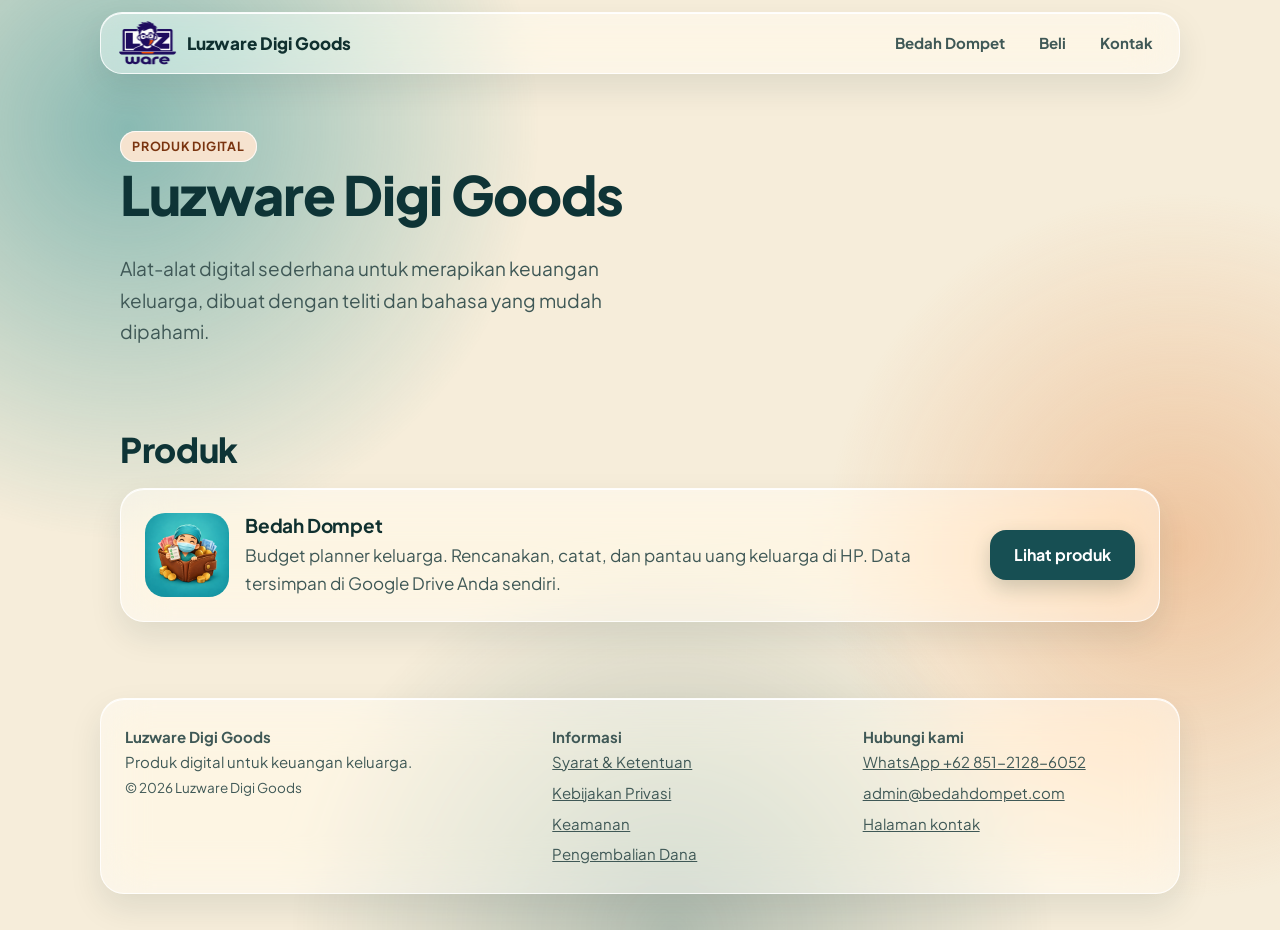
<file: index.html>
<!doctype html>
<html lang="id">
<head>
<meta charset="utf-8">
<meta name="viewport" content="width=device-width, initial-scale=1">
<title>Luzware Digi Goods</title>
<meta name="description" content="Luzware Digi Goods menjual produk digital untuk keuangan keluarga. Produk pertama: Bedah Dompet, budget planner keluarga.">
<meta property="og:type" content="website">
<meta property="og:site_name" content="Luzware Digi Goods">
<meta property="og:locale" content="id_ID">
<meta property="og:title" content="Luzware Digi Goods">
<meta property="og:description" content="Luzware Digi Goods menjual produk digital untuk keuangan keluarga. Produk pertama: Bedah Dompet, budget planner keluarga.">
<meta property="og:url" content="https://bedahdompet.com/">
<meta property="og:image" content="https://bedahdompet.com/gambar/og-luzware.jpg">
<meta property="og:image:width" content="1200">
<meta property="og:image:height" content="630">
<meta property="og:image:alt" content="Luzware Digi Goods, produk digital untuk keuangan keluarga">
<meta name="twitter:card" content="summary_large_image">
<meta name="theme-color" content="#F6EDDA">
<link rel="icon" href="/favicon.ico" sizes="any">
<link rel="icon" type="image/png" sizes="32x32" href="/favicon-32.png">
<link rel="apple-touch-icon" href="/apple-touch-icon.png">
<link rel="preconnect" href="https://fonts.googleapis.com">
<link rel="preconnect" href="https://fonts.gstatic.com" crossorigin>
<link href="https://fonts.googleapis.com/css2?family=Plus+Jakarta+Sans:wght@400;600;700;800&display=swap" rel="stylesheet">
<link rel="stylesheet" href="/gaya.css">
</head>
<body>
<header class="atas"><div class="wrap">
  <a class="merek" href="/"><img src="/gambar/luzware-logo.png" alt="" width="60" height="44">Luzware Digi Goods</a>
  <nav class="menu" aria-label="Menu utama"><a href="/produk/bedah-dompet/">Bedah Dompet</a><a href="/beli/">Beli</a><a href="/kontak/">Kontak</a></nav>
</div></header>
<main>

<section class="hero"><div class="wrap">
  <div>
    <span class="label">Produk digital</span>
    <h1>Luzware Digi Goods</h1>
    <p class="lead">Alat-alat digital sederhana untuk merapikan keuangan keluarga, dibuat dengan teliti dan bahasa yang mudah dipahami.</p>
  </div>
</div></section>
<section><div class="wrap">
  <h2 style="margin-top:0">Produk</h2>
  <div class="kartu" style="display:grid;gap:18px;align-items:center">
    <div style="display:flex;gap:16px;align-items:center;flex-wrap:wrap">
      <img src="/gambar/logo-256.png" alt="" width="84" height="84" style="border-radius:20px">
      <div style="flex:1 1 280px">
        <h3 style="margin:0 0 .2em">Bedah Dompet</h3>
        <p class="muted" style="margin:0">Budget planner keluarga. Rencanakan, catat, dan pantau uang keluarga di HP. Data tersimpan di Google Drive Anda sendiri.</p>
      </div>
      <a class="btn utama" href="/produk/bedah-dompet/">Lihat produk</a>
    </div>
  </div>
</div></section>

</main>
<footer class="bawah"><div class="wrap">
  <div><b>Luzware Digi Goods</b><br>Produk digital untuk keuangan keluarga.<br><span class="tipis">&copy; 2026 Luzware Digi Goods</span></div>
  <div><b>Informasi</b><ul>
    <li><a href="/syarat-ketentuan/">Syarat &amp; Ketentuan</a></li>
    <li><a href="/kebijakan-privasi/">Kebijakan Privasi</a></li>
    <li><a href="/keamanan/">Keamanan</a></li>
    <li><a href="/pengembalian-dana/">Pengembalian Dana</a></li></ul></div>
  <div><b>Hubungi kami</b><ul>
    <li><a href="https://wa.me/6285121286052">WhatsApp +62 851-2128-6052</a></li>
    <li><a href="mailto:admin@bedahdompet.com">admin@bedahdompet.com</a></li>
    <li><a href="/kontak/">Halaman kontak</a></li></ul></div>
</div></footer>
<script src="/gerak.js" defer></script>
</body>
</html>
</file>
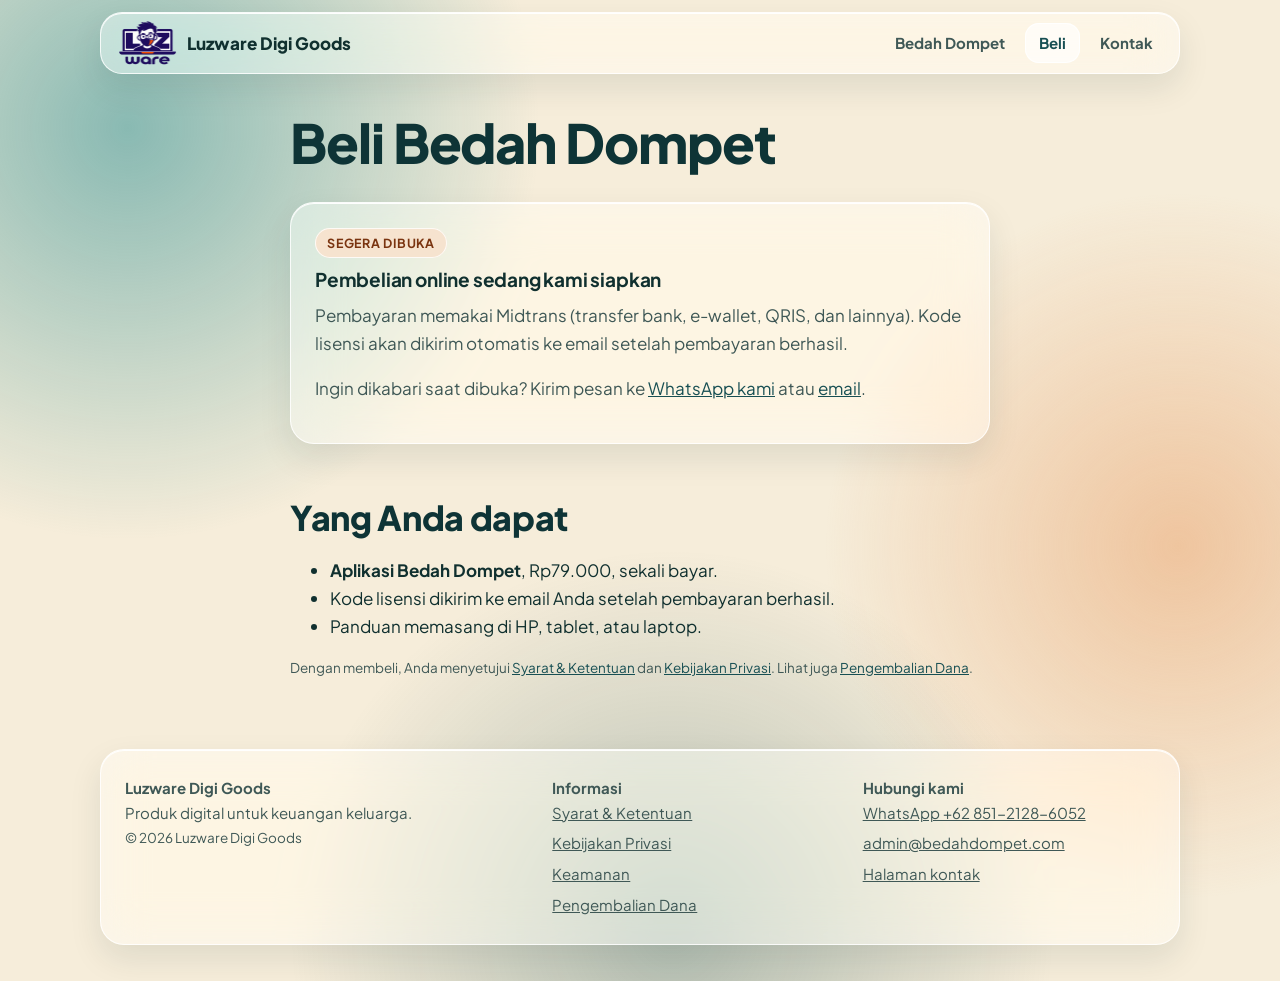
<file: beli/index.html>
<!doctype html>
<html lang="id">
<head>
<meta charset="utf-8">
<meta name="viewport" content="width=device-width, initial-scale=1">
<title>Beli Bedah Dompet | Luzware Digi Goods</title>
<meta name="description" content="Beli Bedah Dompet, budget planner keluarga. Pembayaran aman lewat Midtrans.">
<meta property="og:type" content="website">
<meta property="og:site_name" content="Luzware Digi Goods">
<meta property="og:locale" content="id_ID">
<meta property="og:title" content="Beli Bedah Dompet | Luzware Digi Goods">
<meta property="og:description" content="Beli Bedah Dompet, budget planner keluarga. Pembayaran aman lewat Midtrans.">
<meta property="og:url" content="https://bedahdompet.com/beli/">
<meta property="og:image" content="https://bedahdompet.com/gambar/og-bedah-dompet.jpg">
<meta property="og:image:width" content="1200">
<meta property="og:image:height" content="630">
<meta property="og:image:alt" content="Bedah Dompet, budget planner keluarga: Rp79.000 sekali bayar, data di Google Drive Anda sendiri">
<meta name="twitter:card" content="summary_large_image">
<meta name="theme-color" content="#F6EDDA">
<link rel="icon" href="/favicon.ico" sizes="any">
<link rel="icon" type="image/png" sizes="32x32" href="/favicon-32.png">
<link rel="apple-touch-icon" href="/apple-touch-icon.png">
<link rel="preconnect" href="https://fonts.googleapis.com">
<link rel="preconnect" href="https://fonts.gstatic.com" crossorigin>
<link href="https://fonts.googleapis.com/css2?family=Plus+Jakarta+Sans:wght@400;600;700;800&display=swap" rel="stylesheet">
<link rel="stylesheet" href="/gaya.css">
</head>
<body>
<header class="atas"><div class="wrap">
  <a class="merek" href="/"><img src="/gambar/luzware-logo.png" alt="" width="60" height="44">Luzware Digi Goods</a>
  <nav class="menu" aria-label="Menu utama"><a href="/produk/bedah-dompet/">Bedah Dompet</a><a href="/beli/" aria-current="page">Beli</a><a href="/kontak/">Kontak</a></nav>
</div></header>
<main>

<section class="rapi" style="padding-top:36px"><div class="baca">
  <h1>Beli Bedah Dompet</h1>
  <div id="belum" class="kartu">
    <span class="label">Segera dibuka</span>
    <h3 style="margin-top:10px">Pembelian online sedang kami siapkan</h3>
    <p class="muted">Pembayaran memakai Midtrans (transfer bank, e-wallet, QRIS, dan lainnya). Kode lisensi akan dikirim otomatis ke email setelah pembayaran berhasil.</p>
    <p class="muted">Ingin dikabari saat dibuka? Kirim pesan ke <a href="https://wa.me/6285121286052?text=Halo%2C%20saya%20ingin%20dikabari%20saat%20Bedah%20Dompet%20dibuka">WhatsApp kami</a> atau <a href="mailto:admin@bedahdompet.com">email</a>.</p>
  </div>
  <form id="formBeli" class="kartu" hidden novalidate>
    <p id="modeUji" class="cat" hidden><b>Mode uji coba (Sandbox).</b> Pembayaran tidak sungguhan; pakai simulator Midtrans.</p>
    <fieldset class="paket-pilih" style="border:0;padding:0;margin:0"><legend class="label">Pilih paket</legend><div id="pilihPaket" class="paket-pilih"></div></fieldset>
    <div id="kolomKode" hidden>
      <label for="kode">Kode lisensi keluarga</label>
      <input id="kode" name="kode" autocomplete="off" autocapitalize="characters" maxlength="12" placeholder="BD-ABCD-EF23">
      <p class="muted tipis" style="margin-top:6px">Ada di email pembelian aplikasi. Pemilik akun juga bisa membuka halaman ini dari menu Premium di aplikasi; kodenya terisi otomatis.</p>
    </div>
    <label for="nama">Nama</label>
    <input id="nama" name="nama" autocomplete="name" maxlength="60" required>
    <label for="email" id="labelEmail">Email untuk menerima kode lisensi</label>
    <input id="email" name="email" type="email" autocomplete="email" inputmode="email" maxlength="100" required>
    <p class="muted tipis" style="margin-top:6px">Sebaiknya email akun Google yang akan dipakai membuka Bedah Dompet.</p>
    <label style="display:flex;gap:10px;align-items:flex-start;font-weight:400"><input id="setuju" type="checkbox" style="width:22px;min-height:22px;margin-top:3px;flex:none"> <span>Saya menyetujui <a href="/syarat-ketentuan/">Syarat &amp; Ketentuan</a> dan <a href="/kebijakan-privasi/">Kebijakan Privasi</a>.</span></label>
    <div id="wadahTurnstile" style="margin:4px 0"></div>
    <p id="salah" class="cat" role="alert" hidden></p>
    <div class="tombol"><button class="btn utama" id="tombolBayar" type="submit">Lanjut ke pembayaran</button></div>
    <p class="muted tipis">Anda akan diarahkan ke halaman pembayaran Midtrans yang aman: transfer bank, e-wallet, QRIS, dan lainnya.</p>
  </form>
  <h2>Yang Anda dapat</h2>
  <ul>
    <li><b>Aplikasi Bedah Dompet</b>, Rp79.000, sekali bayar.</li>
    <li>Kode lisensi dikirim ke email Anda setelah pembayaran berhasil.</li>
    <li>Panduan memasang di HP, tablet, atau laptop.</li>
  </ul>
  <p class="muted tipis">Dengan membeli, Anda menyetujui <a href="/syarat-ketentuan/">Syarat &amp; Ketentuan</a> dan <a href="/kebijakan-privasi/">Kebijakan Privasi</a>. Lihat juga <a href="/pengembalian-dana/">Pengembalian Dana</a>.</p>
</div></section>

</main>
<script src="/beli/pesan.js"></script>
<script>siapkanBeli();</script>
<footer class="bawah"><div class="wrap">
  <div><b>Luzware Digi Goods</b><br>Produk digital untuk keuangan keluarga.<br><span class="tipis">&copy; 2026 Luzware Digi Goods</span></div>
  <div><b>Informasi</b><ul>
    <li><a href="/syarat-ketentuan/">Syarat &amp; Ketentuan</a></li>
    <li><a href="/kebijakan-privasi/">Kebijakan Privasi</a></li>
    <li><a href="/keamanan/">Keamanan</a></li>
    <li><a href="/pengembalian-dana/">Pengembalian Dana</a></li></ul></div>
  <div><b>Hubungi kami</b><ul>
    <li><a href="https://wa.me/6285121286052">WhatsApp +62 851-2128-6052</a></li>
    <li><a href="mailto:admin@bedahdompet.com">admin@bedahdompet.com</a></li>
    <li><a href="/kontak/">Halaman kontak</a></li></ul></div>
</div></footer>
<script src="/gerak.js" defer></script>
</body>
</html>
</file>
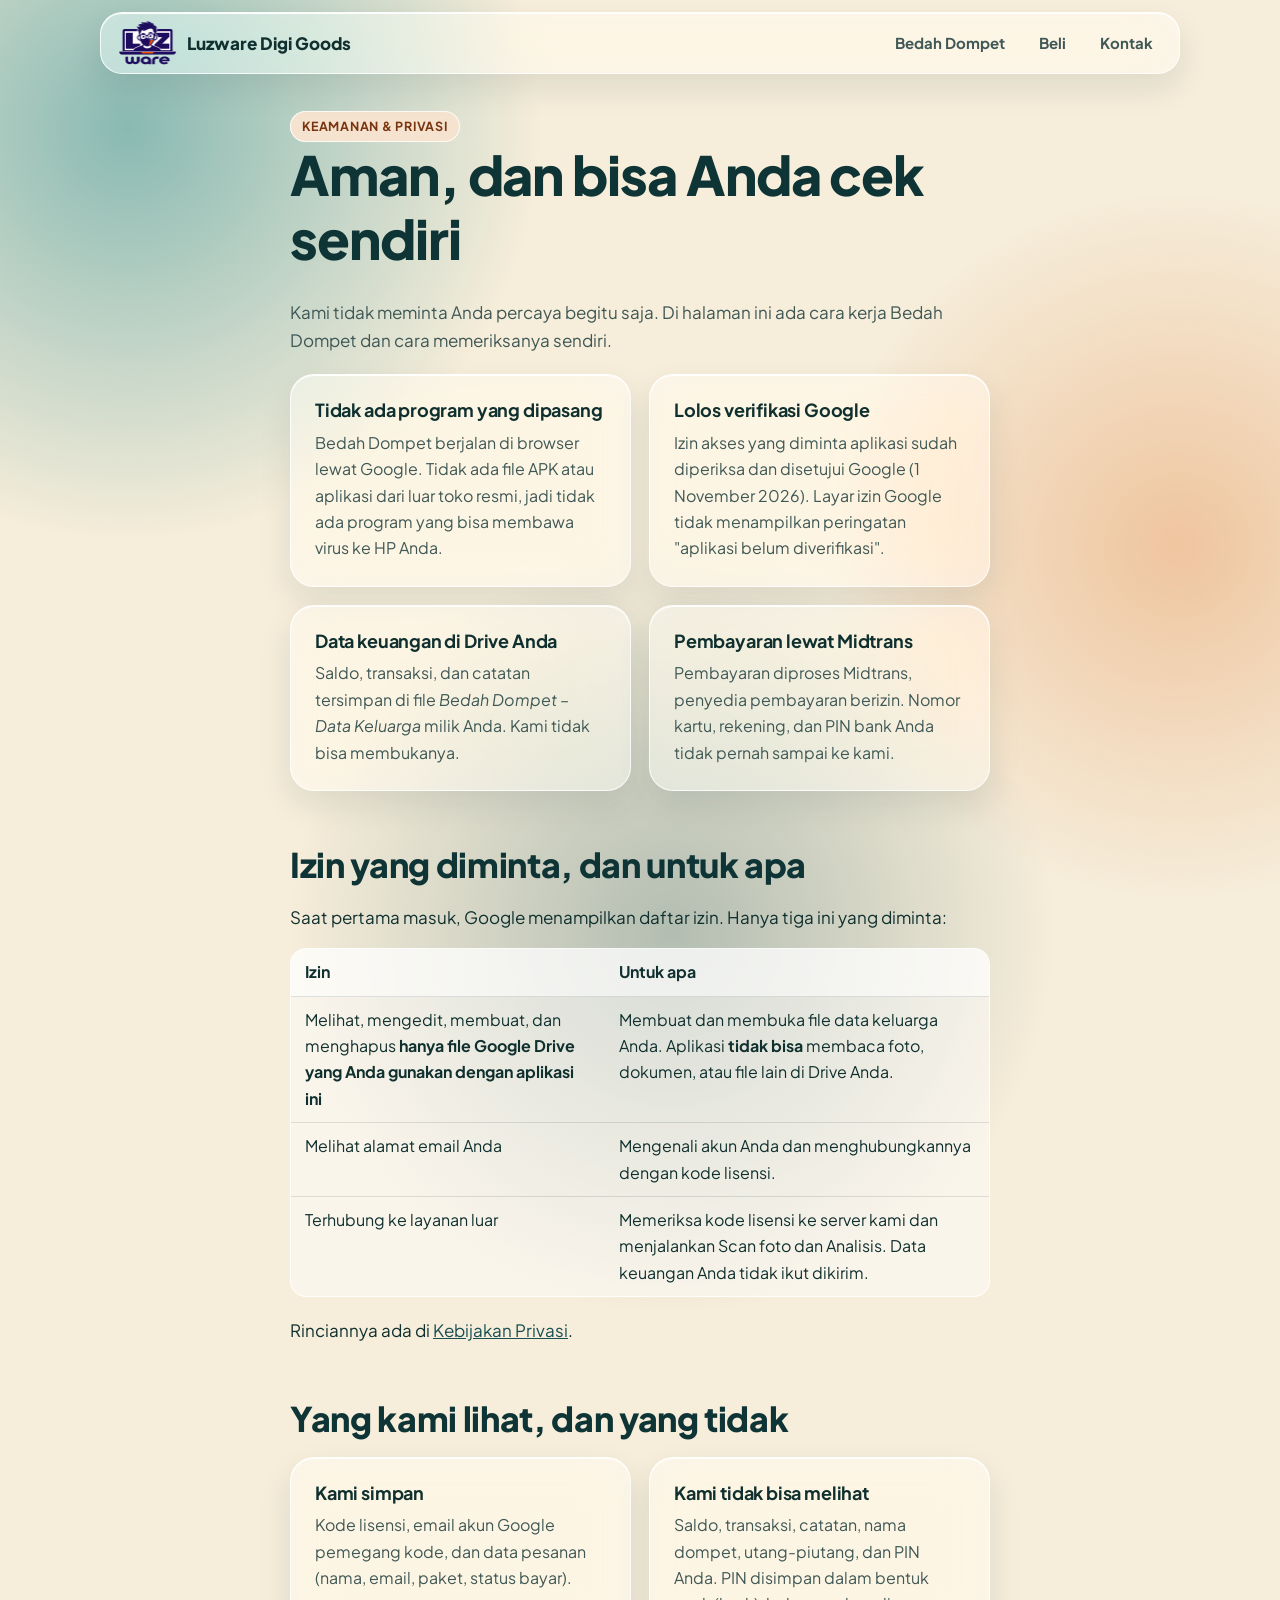
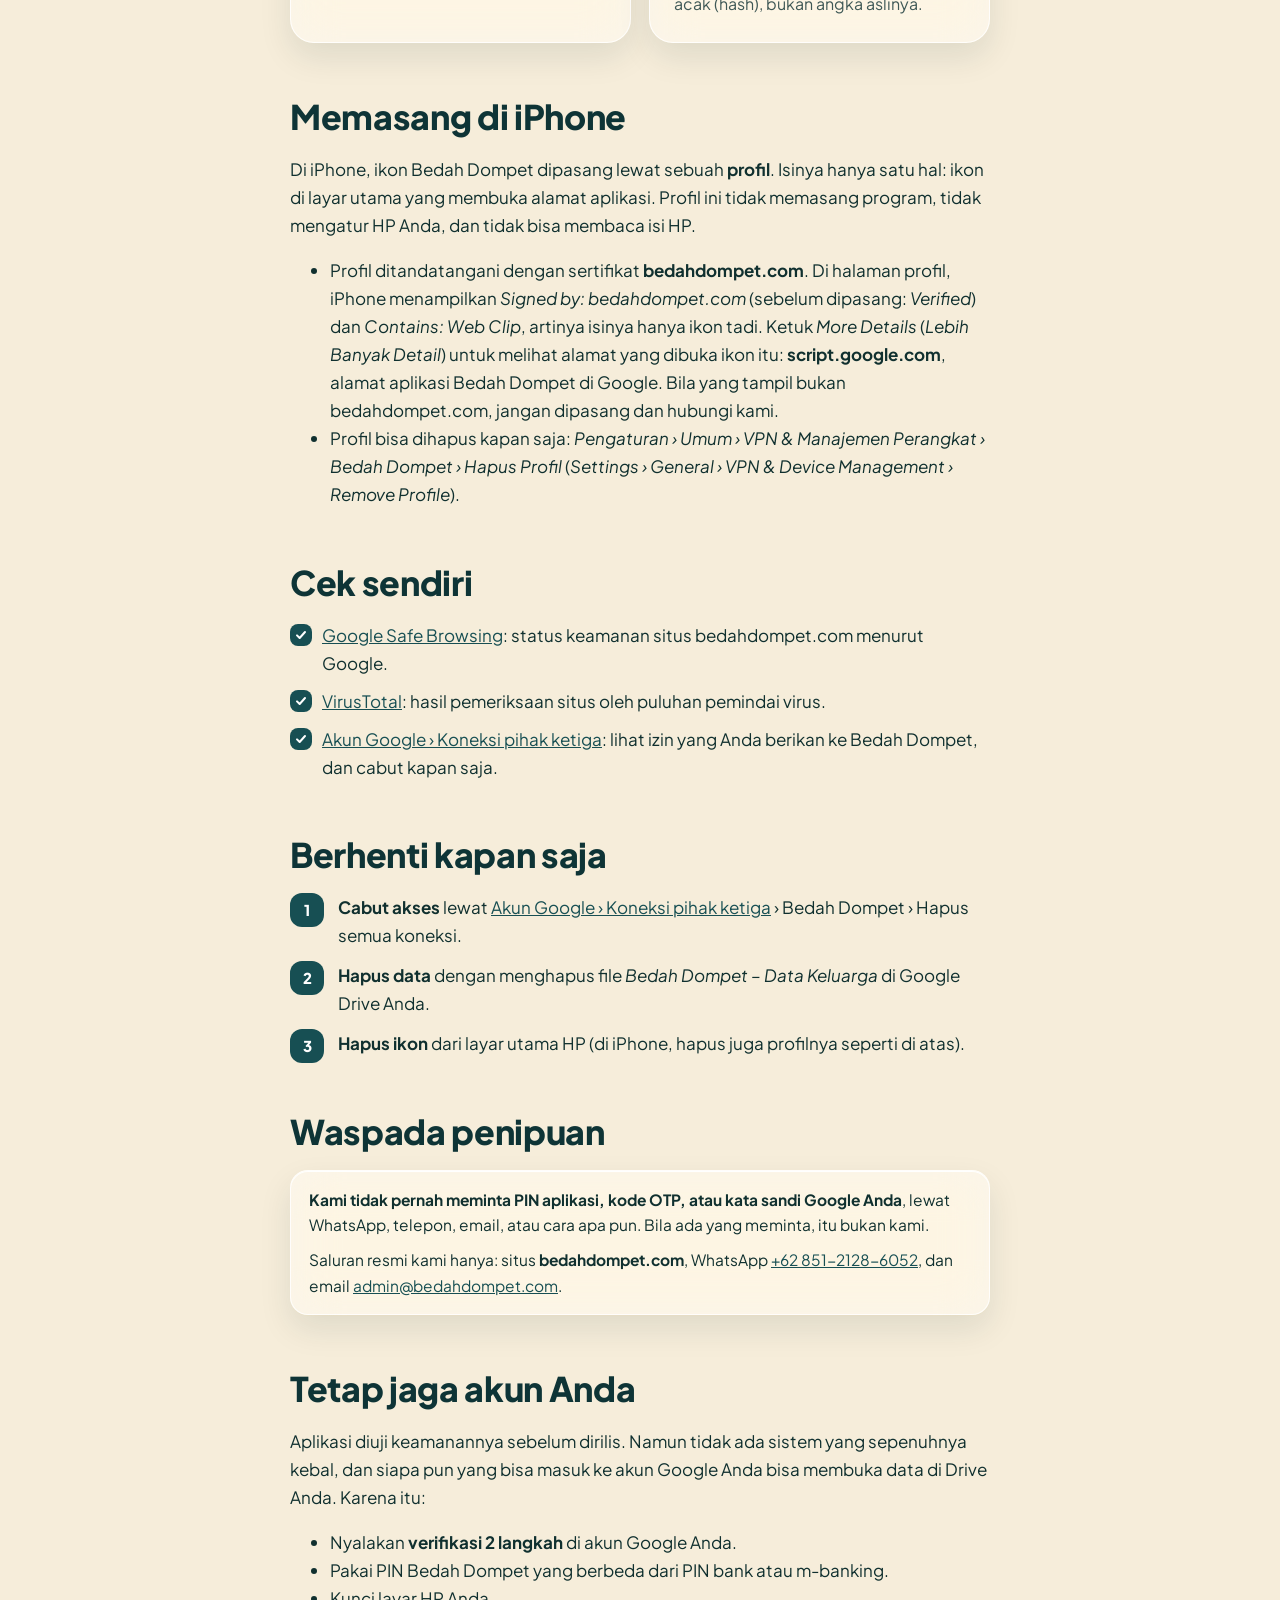
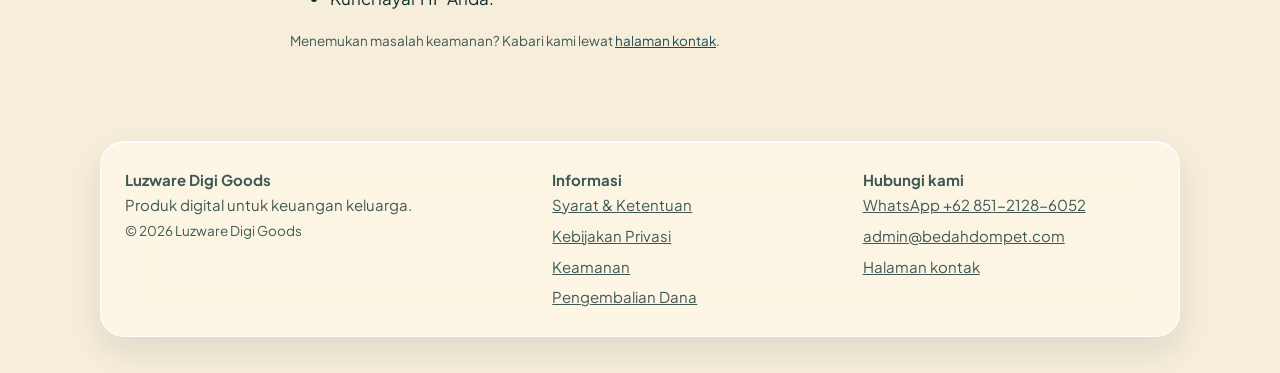
<file: keamanan/index.html>
<!doctype html>
<html lang="id">
<head>
<meta charset="utf-8">
<meta name="viewport" content="width=device-width, initial-scale=1">
<title>Keamanan &amp; Privasi Bedah Dompet | Luzware Digi Goods</title>
<meta name="description" content="Bedah Dompet tidak memasang program apa pun di HP Anda, lolos verifikasi Google untuk izin akses, dan menyimpan data keuangan di Google Drive Anda sendiri. Begini cara mengeceknya.">
<meta property="og:type" content="website">
<meta property="og:site_name" content="Luzware Digi Goods">
<meta property="og:locale" content="id_ID">
<meta property="og:title" content="Keamanan &amp; Privasi Bedah Dompet | Luzware Digi Goods">
<meta property="og:description" content="Bedah Dompet tidak memasang program apa pun di HP Anda, lolos verifikasi Google untuk izin akses, dan menyimpan data keuangan di Google Drive Anda sendiri. Begini cara mengeceknya.">
<meta property="og:url" content="https://bedahdompet.com/keamanan/">
<meta property="og:image" content="https://bedahdompet.com/gambar/og-luzware.jpg">
<meta property="og:image:width" content="1200">
<meta property="og:image:height" content="630">
<meta property="og:image:alt" content="Luzware Digi Goods, produk digital untuk keuangan keluarga">
<meta name="twitter:card" content="summary_large_image">
<meta name="theme-color" content="#F6EDDA">
<link rel="icon" href="/favicon.ico" sizes="any">
<link rel="icon" type="image/png" sizes="32x32" href="/favicon-32.png">
<link rel="apple-touch-icon" href="/apple-touch-icon.png">
<link rel="preconnect" href="https://fonts.googleapis.com">
<link rel="preconnect" href="https://fonts.gstatic.com" crossorigin>
<link href="https://fonts.googleapis.com/css2?family=Plus+Jakarta+Sans:wght@400;600;700;800&display=swap" rel="stylesheet">
<link rel="stylesheet" href="/gaya.css">
</head>
<body>
<header class="atas"><div class="wrap">
  <a class="merek" href="/"><img src="/gambar/luzware-logo.png" alt="" width="60" height="44">Luzware Digi Goods</a>
  <nav class="menu" aria-label="Menu utama"><a href="/produk/bedah-dompet/">Bedah Dompet</a><a href="/beli/">Beli</a><a href="/kontak/">Kontak</a></nav>
</div></header>
<main>
<section style="padding-top:36px"><div class="baca">
<span class="label">Keamanan &amp; privasi</span>
<h1>Aman, dan bisa Anda cek sendiri</h1>
<p class="lead muted">Kami tidak meminta Anda percaya begitu saja. Di halaman ini ada cara kerja Bedah Dompet dan cara memeriksanya sendiri.</p>

<div class="grid dua" style="margin-top:20px">
  <div class="kartu"><h3>Tidak ada program yang dipasang</h3><p>Bedah Dompet berjalan di browser lewat Google. Tidak ada file APK atau aplikasi dari luar toko resmi, jadi tidak ada program yang bisa membawa virus ke HP Anda.</p></div>
  <div class="kartu"><h3>Lolos verifikasi Google</h3><p>Izin akses yang diminta aplikasi sudah diperiksa dan disetujui Google (1 November 2026). Layar izin Google tidak menampilkan peringatan "aplikasi belum diverifikasi".</p></div>
  <div class="kartu"><h3>Data keuangan di Drive Anda</h3><p>Saldo, transaksi, dan catatan tersimpan di file <i>Bedah Dompet – Data Keluarga</i> milik Anda. Kami tidak bisa membukanya.</p></div>
  <div class="kartu"><h3>Pembayaran lewat Midtrans</h3><p>Pembayaran diproses Midtrans, penyedia pembayaran berizin. Nomor kartu, rekening, dan PIN bank Anda tidak pernah sampai ke kami.</p></div>
</div>

<h2>Izin yang diminta, dan untuk apa</h2>
<p>Saat pertama masuk, Google menampilkan daftar izin. Hanya tiga ini yang diminta:</p>
<table>
<tr><th>Izin</th><th>Untuk apa</th></tr>
<tr><td>Melihat, mengedit, membuat, dan menghapus <b>hanya file Google Drive yang Anda gunakan dengan aplikasi ini</b></td><td>Membuat dan membuka file data keluarga Anda. Aplikasi <b>tidak bisa</b> membaca foto, dokumen, atau file lain di Drive Anda.</td></tr>
<tr><td>Melihat alamat email Anda</td><td>Mengenali akun Anda dan menghubungkannya dengan kode lisensi.</td></tr>
<tr><td>Terhubung ke layanan luar</td><td>Memeriksa kode lisensi ke server kami dan menjalankan Scan foto dan Analisis. Data keuangan Anda tidak ikut dikirim.</td></tr>
</table>
<p>Rinciannya ada di <a href="/kebijakan-privasi/">Kebijakan Privasi</a>.</p>

<h2>Yang kami lihat, dan yang tidak</h2>
<div class="grid dua">
  <div class="kartu"><h3>Kami simpan</h3><p>Kode lisensi, email akun Google pemegang kode, dan data pesanan (nama, email, paket, status bayar).</p></div>
  <div class="kartu"><h3>Kami tidak bisa melihat</h3><p>Saldo, transaksi, catatan, nama dompet, utang-piutang, dan PIN Anda. PIN disimpan dalam bentuk acak (hash), bukan angka aslinya.</p></div>
</div>

<h2>Memasang di iPhone</h2>
<p>Di iPhone, ikon Bedah Dompet dipasang lewat sebuah <b>profil</b>. Isinya hanya satu hal: ikon di layar utama yang membuka alamat aplikasi. Profil ini tidak memasang program, tidak mengatur HP Anda, dan tidak bisa membaca isi HP.</p>
<ul>
<li>Profil ditandatangani dengan sertifikat <b>bedahdompet.com</b>. Di halaman profil, iPhone menampilkan <i>Signed by: bedahdompet.com</i> (sebelum dipasang: <i>Verified</i>) dan <i>Contains: Web Clip</i>, artinya isinya hanya ikon tadi. Ketuk <i>More Details</i> (<i>Lebih Banyak Detail</i>) untuk melihat alamat yang dibuka ikon itu: <b>script.google.com</b>, alamat aplikasi Bedah Dompet di Google. Bila yang tampil bukan bedahdompet.com, jangan dipasang dan hubungi kami.</li>
<li>Profil bisa dihapus kapan saja: <i>Pengaturan › Umum › VPN &amp; Manajemen Perangkat › Bedah Dompet › Hapus Profil</i> (<i>Settings › General › VPN &amp; Device Management › Remove Profile</i>).</li>
</ul>

<h2>Cek sendiri</h2>
<ul class="centang">
<li><a href="https://transparencyreport.google.com/safe-browsing/search?url=bedahdompet.com" rel="noopener" target="_blank">Google Safe Browsing</a>: status keamanan situs bedahdompet.com menurut Google.</li>
<li><a href="https://www.virustotal.com/gui/domain/bedahdompet.com" rel="noopener" target="_blank">VirusTotal</a>: hasil pemeriksaan situs oleh puluhan pemindai virus.</li>
<li><a href="https://myaccount.google.com/connections" rel="noopener" target="_blank">Akun Google › Koneksi pihak ketiga</a>: lihat izin yang Anda berikan ke Bedah Dompet, dan cabut kapan saja.</li>
</ul>

<h2>Berhenti kapan saja</h2>
<ol class="langkah">
<li><b>Cabut akses</b> lewat <a href="https://myaccount.google.com/connections" rel="noopener" target="_blank">Akun Google › Koneksi pihak ketiga</a> › Bedah Dompet › Hapus semua koneksi.</li>
<li><b>Hapus data</b> dengan menghapus file <i>Bedah Dompet – Data Keluarga</i> di Google Drive Anda.</li>
<li><b>Hapus ikon</b> dari layar utama HP (di iPhone, hapus juga profilnya seperti di atas).</li>
</ol>

<h2>Waspada penipuan</h2>
<div class="cat">
<p style="margin:0 0 .6em"><b>Kami tidak pernah meminta PIN aplikasi, kode OTP, atau kata sandi Google Anda</b>, lewat WhatsApp, telepon, email, atau cara apa pun. Bila ada yang meminta, itu bukan kami.</p>
<p style="margin:0">Saluran resmi kami hanya: situs <b>bedahdompet.com</b>, WhatsApp <a href="https://wa.me/6285121286052">+62 851-2128-6052</a>, dan email <a href="mailto:admin@bedahdompet.com">admin@bedahdompet.com</a>.</p>
</div>

<h2>Tetap jaga akun Anda</h2>
<p>Aplikasi diuji keamanannya sebelum dirilis. Namun tidak ada sistem yang sepenuhnya kebal, dan siapa pun yang bisa masuk ke akun Google Anda bisa membuka data di Drive Anda. Karena itu:</p>
<ul>
<li>Nyalakan <b>verifikasi 2 langkah</b> di akun Google Anda.</li>
<li>Pakai PIN Bedah Dompet yang berbeda dari PIN bank atau m-banking.</li>
<li>Kunci layar HP Anda.</li>
</ul>
<p class="muted tipis">Menemukan masalah keamanan? Kabari kami lewat <a href="/kontak/">halaman kontak</a>.</p>
</div></section>
</main>
<footer class="bawah"><div class="wrap">
  <div><b>Luzware Digi Goods</b><br>Produk digital untuk keuangan keluarga.<br><span class="tipis">&copy; 2026 Luzware Digi Goods</span></div>
  <div><b>Informasi</b><ul>
    <li><a href="/syarat-ketentuan/">Syarat &amp; Ketentuan</a></li>
    <li><a href="/kebijakan-privasi/">Kebijakan Privasi</a></li>
    <li><a href="/keamanan/">Keamanan</a></li>
    <li><a href="/pengembalian-dana/">Pengembalian Dana</a></li></ul></div>
  <div><b>Hubungi kami</b><ul>
    <li><a href="https://wa.me/6285121286052">WhatsApp +62 851-2128-6052</a></li>
    <li><a href="mailto:admin@bedahdompet.com">admin@bedahdompet.com</a></li>
    <li><a href="/kontak/">Halaman kontak</a></li></ul></div>
</div></footer>
<script src="/gerak.js" defer></script>
</body>
</html>
</file>
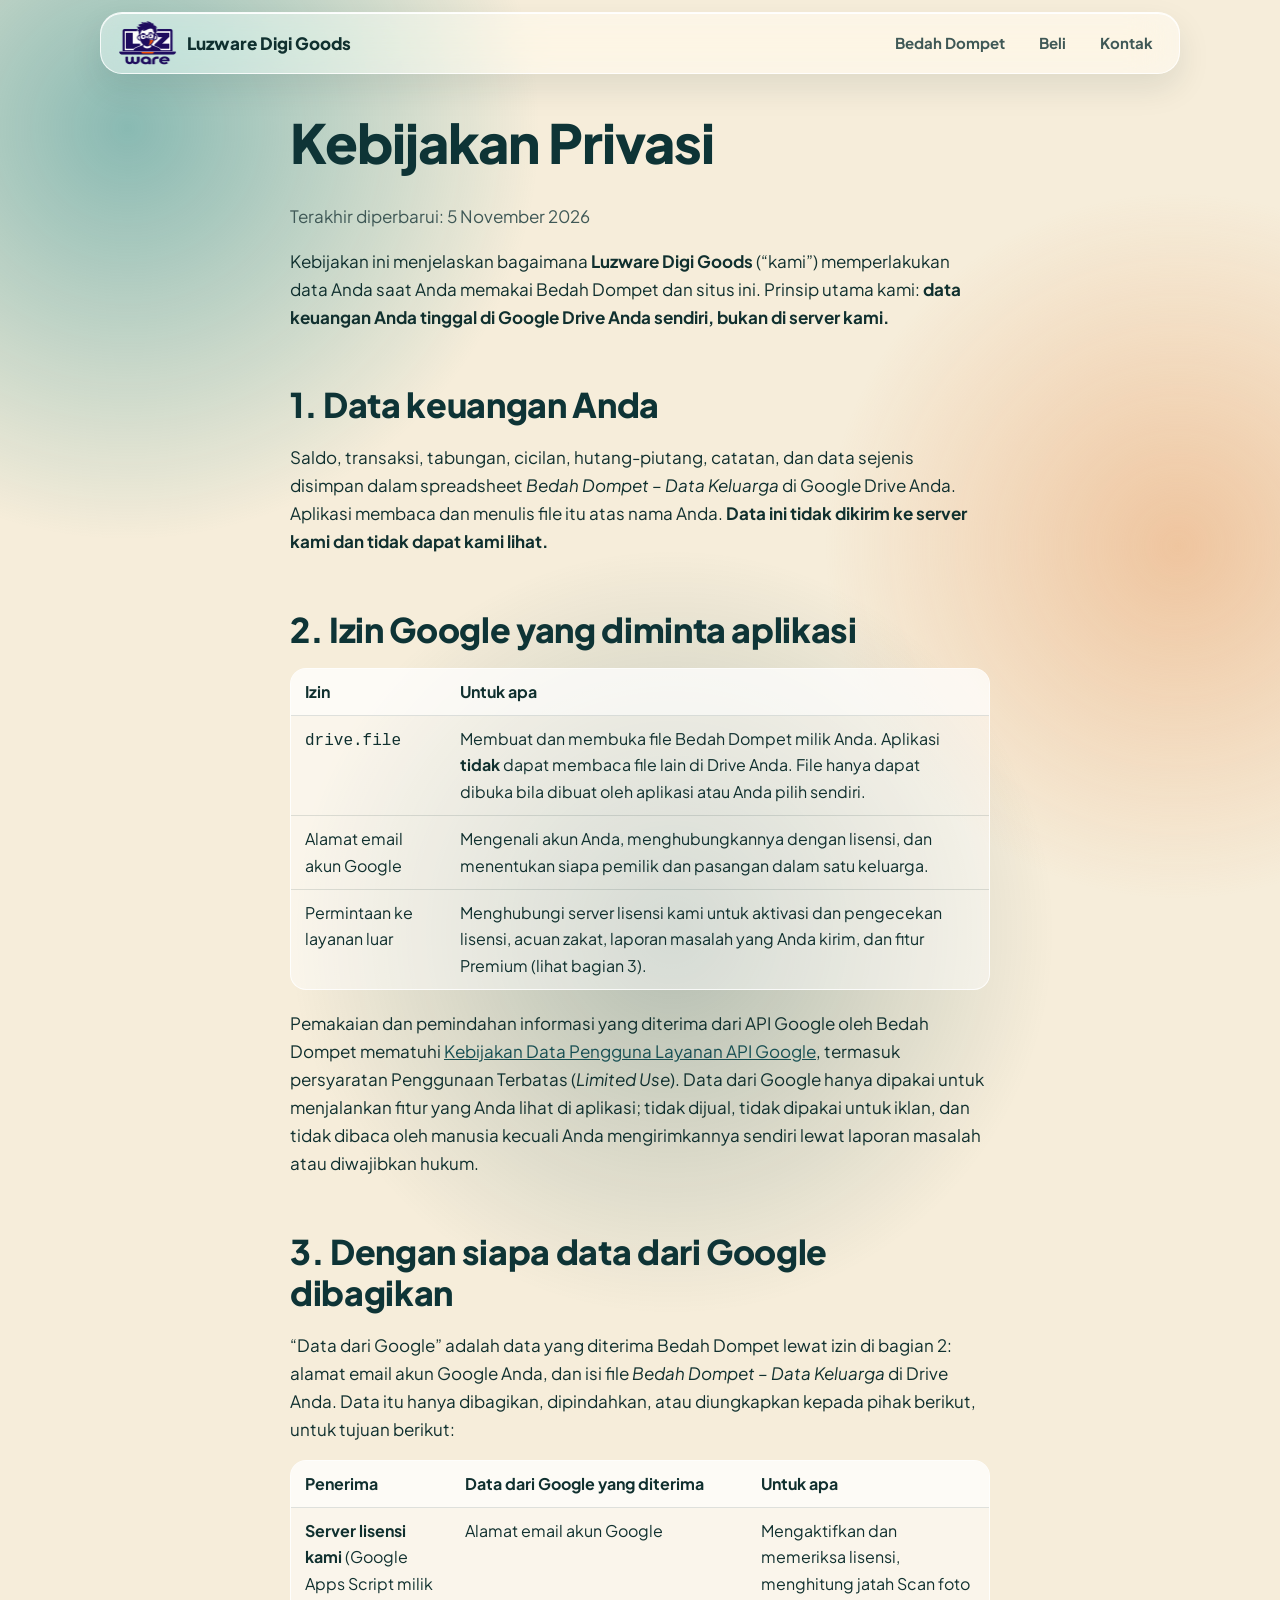
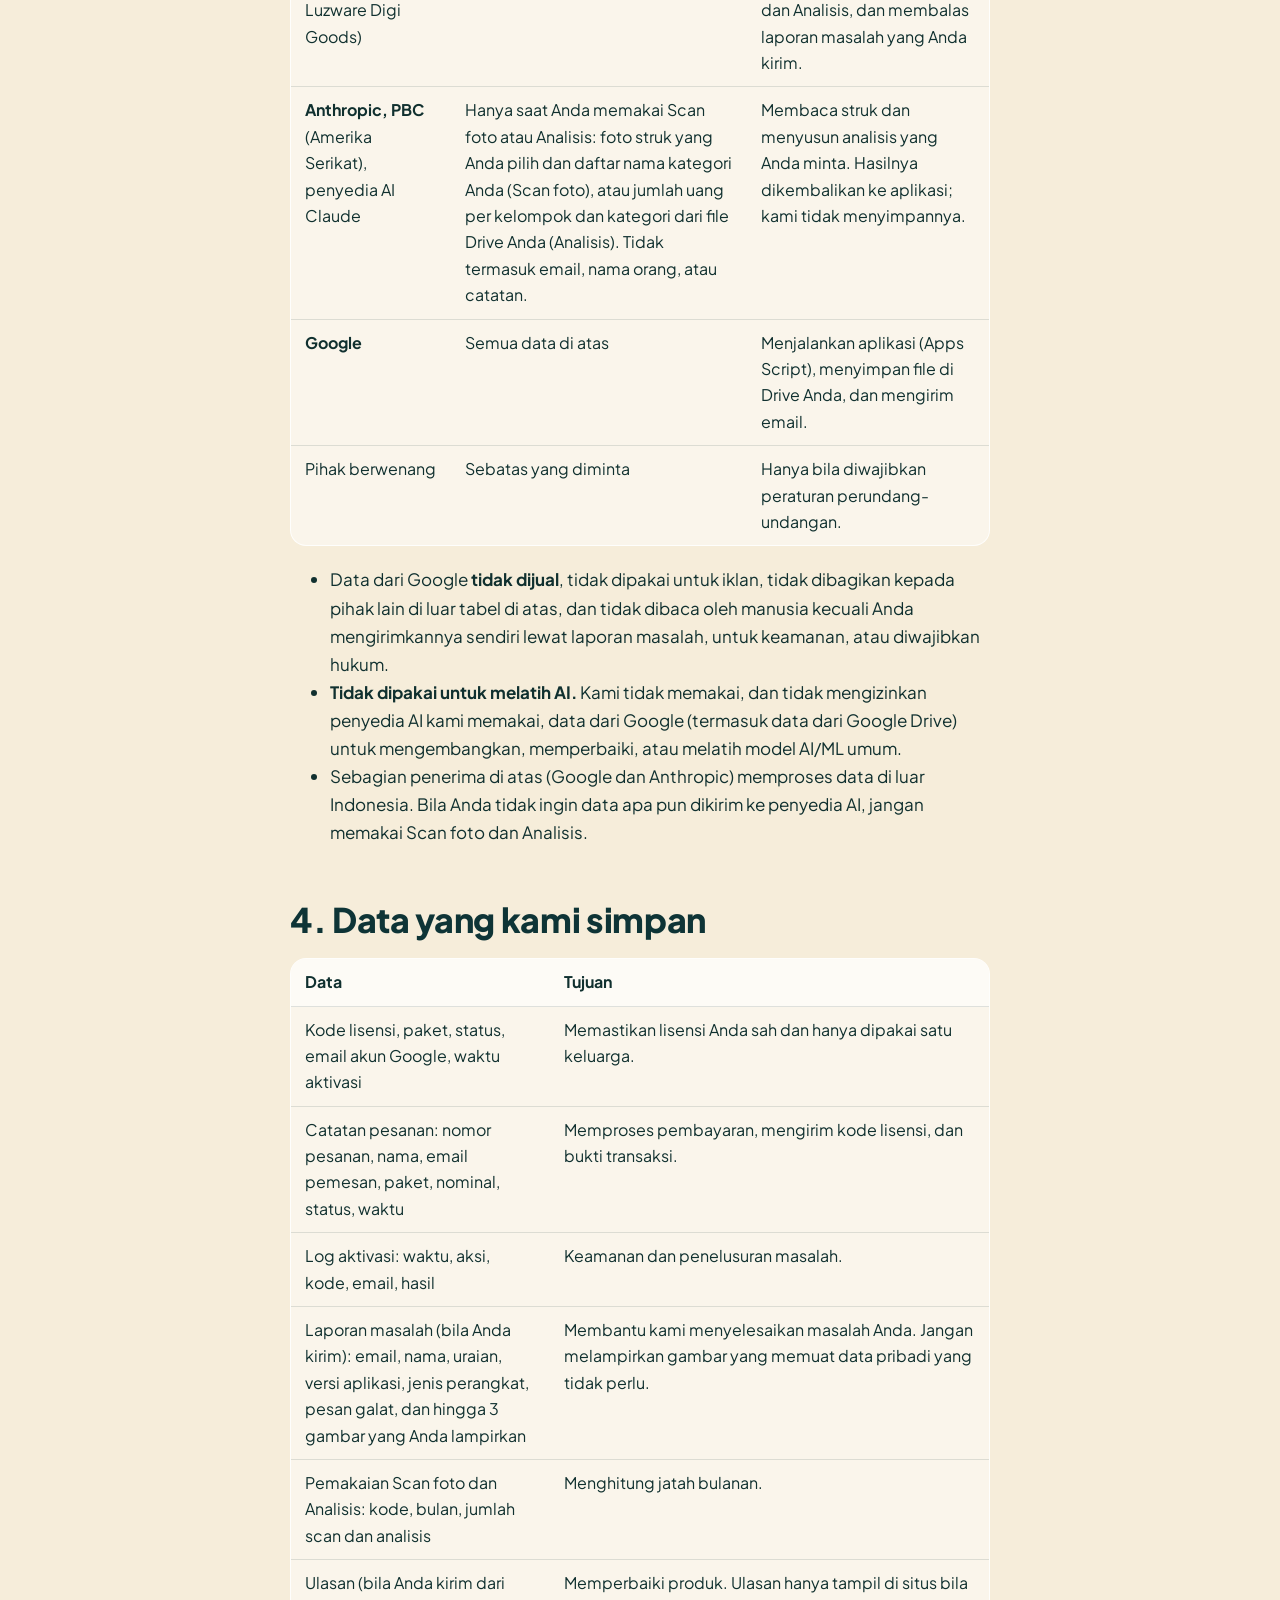
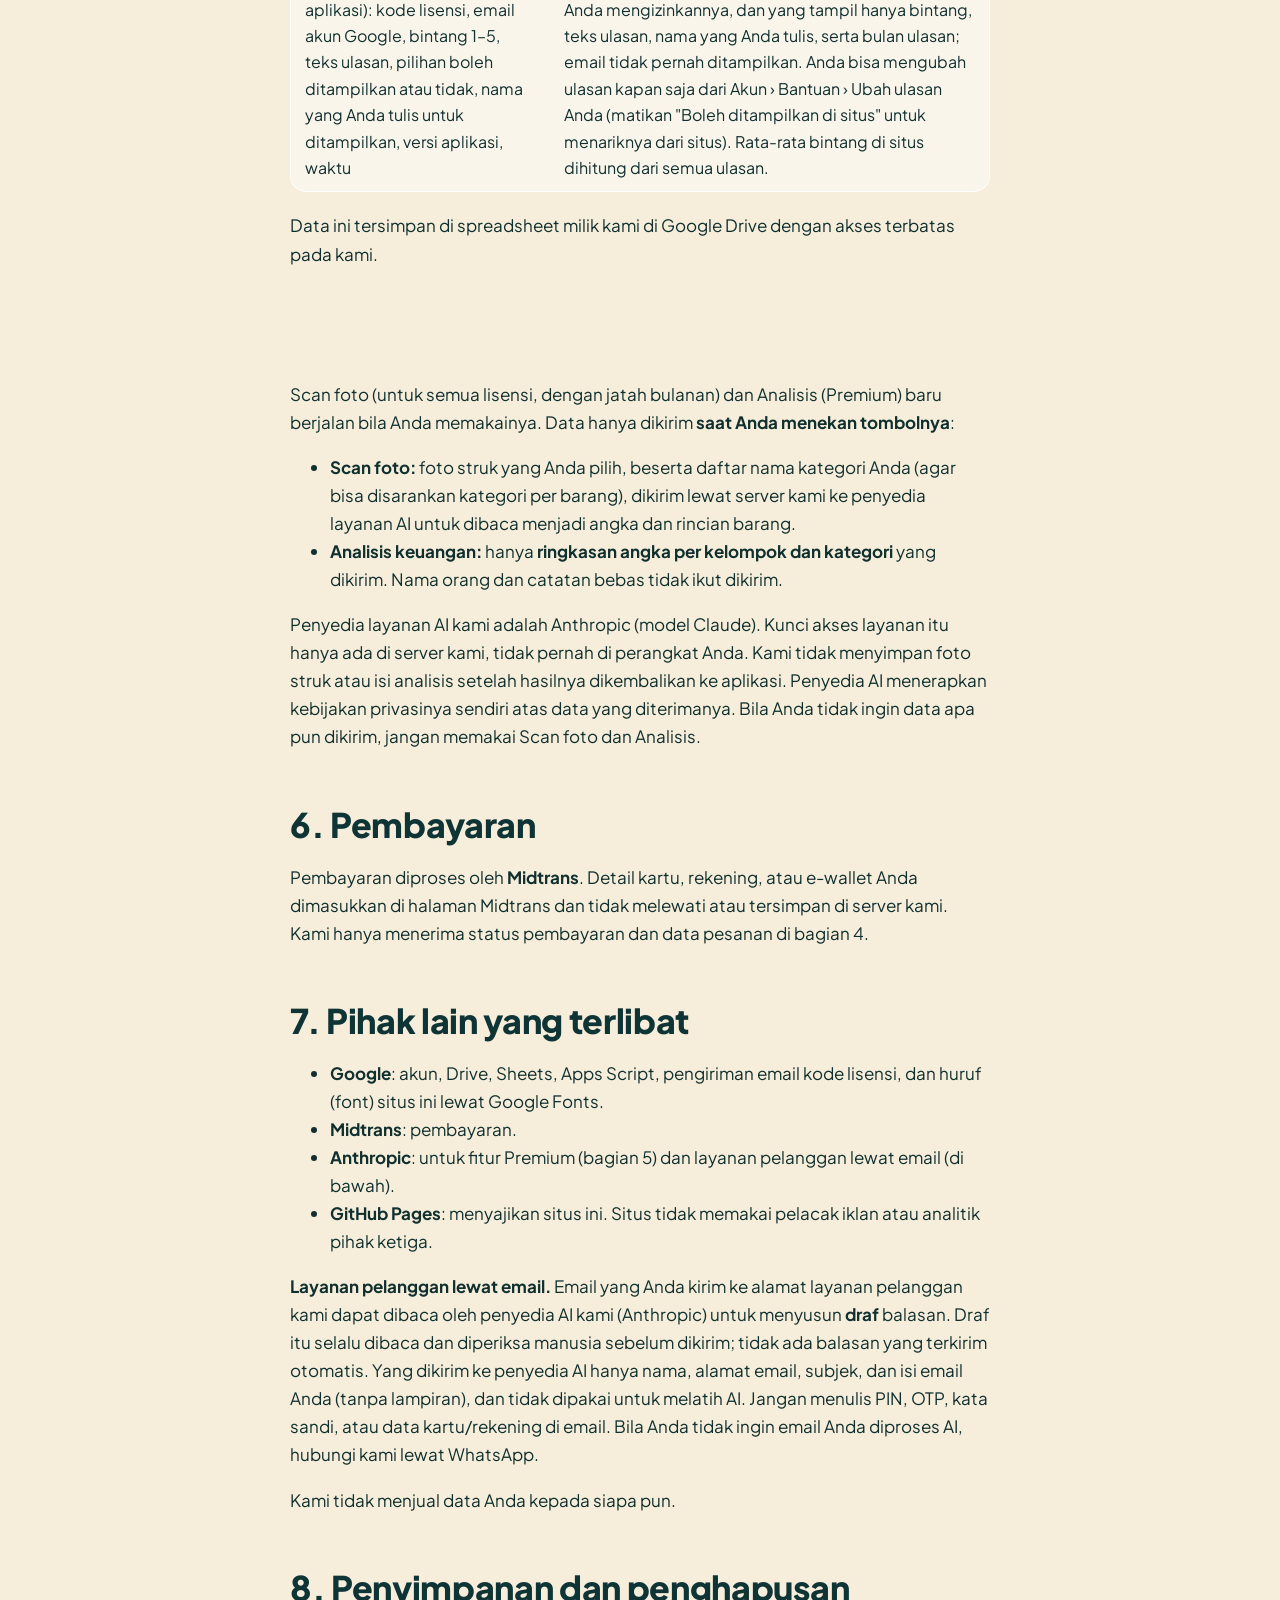
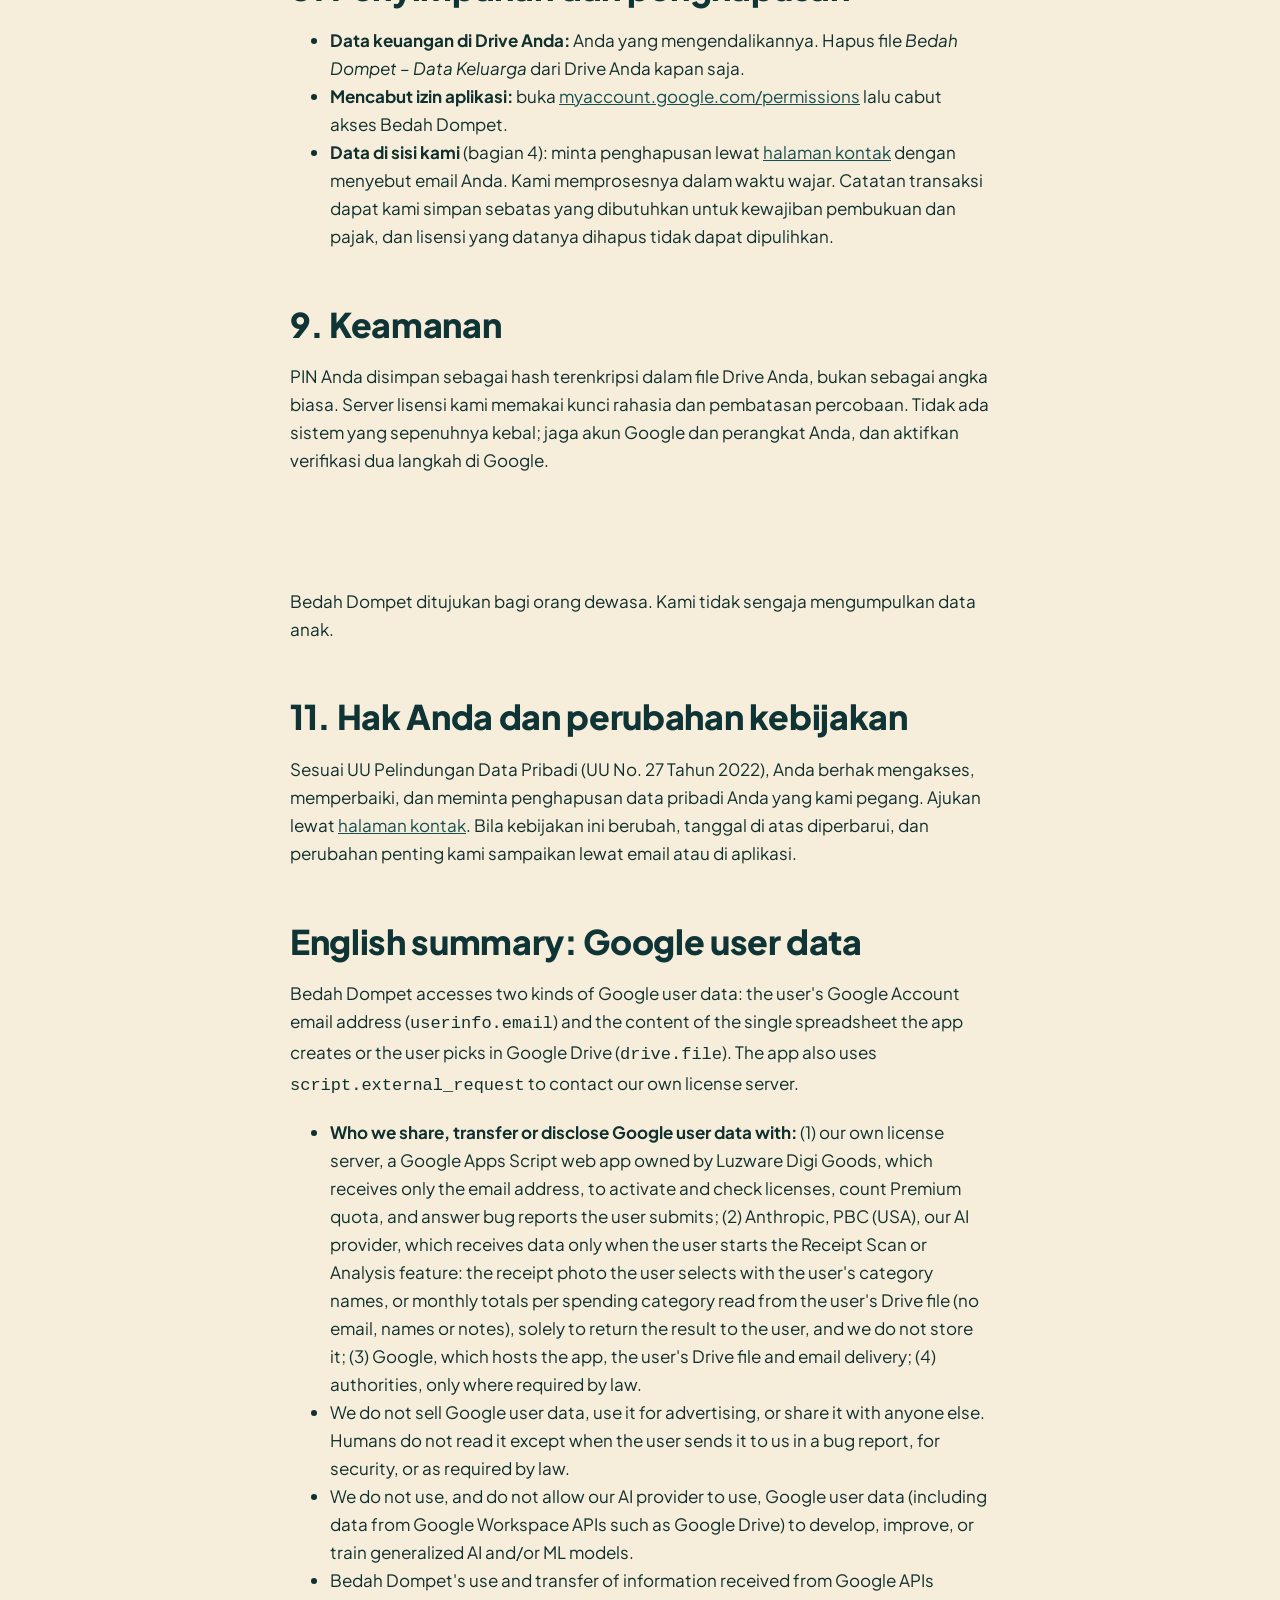
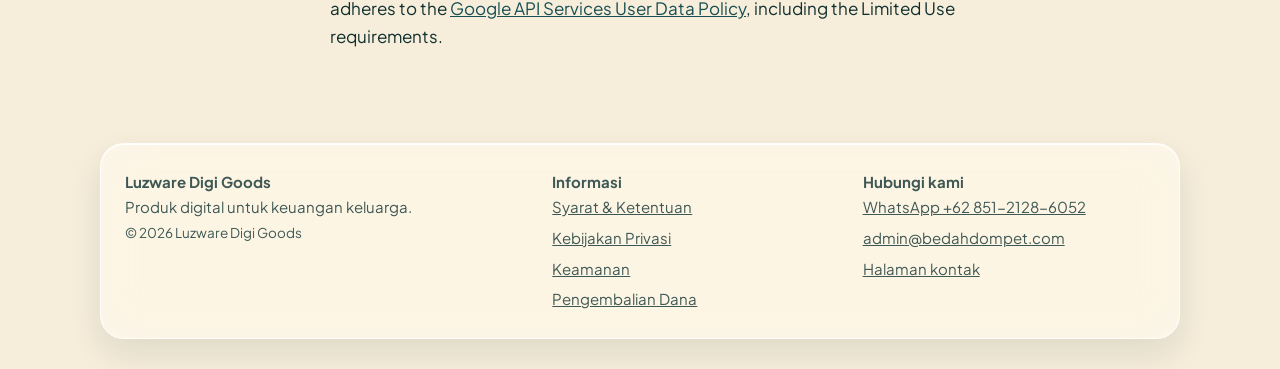
<file: kebijakan-privasi/index.html>
<!doctype html>
<html lang="id">
<head>
<meta charset="utf-8">
<meta name="viewport" content="width=device-width, initial-scale=1">
<title>Kebijakan Privasi | Luzware Digi Goods</title>
<meta name="description" content="Kebijakan privasi Bedah Dompet: data apa yang kami simpan, apa yang tidak, dan hak Anda.">
<meta property="og:type" content="website">
<meta property="og:site_name" content="Luzware Digi Goods">
<meta property="og:locale" content="id_ID">
<meta property="og:title" content="Kebijakan Privasi | Luzware Digi Goods">
<meta property="og:description" content="Kebijakan privasi Bedah Dompet: data apa yang kami simpan, apa yang tidak, dan hak Anda.">
<meta property="og:url" content="https://bedahdompet.com/kebijakan-privasi/">
<meta property="og:image" content="https://bedahdompet.com/gambar/og-luzware.jpg">
<meta property="og:image:width" content="1200">
<meta property="og:image:height" content="630">
<meta property="og:image:alt" content="Luzware Digi Goods, produk digital untuk keuangan keluarga">
<meta name="twitter:card" content="summary_large_image">
<meta name="theme-color" content="#F6EDDA">
<link rel="icon" href="/favicon.ico" sizes="any">
<link rel="icon" type="image/png" sizes="32x32" href="/favicon-32.png">
<link rel="apple-touch-icon" href="/apple-touch-icon.png">
<link rel="preconnect" href="https://fonts.googleapis.com">
<link rel="preconnect" href="https://fonts.gstatic.com" crossorigin>
<link href="https://fonts.googleapis.com/css2?family=Plus+Jakarta+Sans:wght@400;600;700;800&display=swap" rel="stylesheet">
<link rel="stylesheet" href="/gaya.css">
</head>
<body>
<header class="atas"><div class="wrap">
  <a class="merek" href="/"><img src="/gambar/luzware-logo.png" alt="" width="60" height="44">Luzware Digi Goods</a>
  <nav class="menu" aria-label="Menu utama"><a href="/produk/bedah-dompet/">Bedah Dompet</a><a href="/beli/">Beli</a><a href="/kontak/">Kontak</a></nav>
</div></header>
<main>
<section style="padding-top:36px"><div class="baca">
<h1>Kebijakan Privasi</h1>
<p class="muted">Terakhir diperbarui: 5 November 2026</p>

<p>Kebijakan ini menjelaskan bagaimana <b>Luzware Digi Goods</b> (&ldquo;kami&rdquo;) memperlakukan data Anda saat Anda memakai Bedah Dompet dan situs ini. Prinsip utama kami: <b>data keuangan Anda tinggal di Google Drive Anda sendiri, bukan di server kami.</b></p>

<h2>1. Data keuangan Anda</h2>
<p>Saldo, transaksi, tabungan, cicilan, hutang-piutang, catatan, dan data sejenis disimpan dalam spreadsheet <i>Bedah Dompet – Data Keluarga</i> di Google Drive Anda. Aplikasi membaca dan menulis file itu atas nama Anda. <b>Data ini tidak dikirim ke server kami dan tidak dapat kami lihat.</b></p>

<h2>2. Izin Google yang diminta aplikasi</h2>
<table>
<tr><th>Izin</th><th>Untuk apa</th></tr>
<tr><td><code>drive.file</code></td><td>Membuat dan membuka file Bedah Dompet milik Anda. Aplikasi <b>tidak</b> dapat membaca file lain di Drive Anda. File hanya dapat dibuka bila dibuat oleh aplikasi atau Anda pilih sendiri.</td></tr>
<tr><td>Alamat email akun Google</td><td>Mengenali akun Anda, menghubungkannya dengan lisensi, dan menentukan siapa pemilik dan pasangan dalam satu keluarga.</td></tr>
<tr><td>Permintaan ke layanan luar</td><td>Menghubungi server lisensi kami untuk aktivasi dan pengecekan lisensi, acuan zakat, laporan masalah yang Anda kirim, dan fitur Premium (lihat bagian 3).</td></tr>
</table>
<p>Pemakaian dan pemindahan informasi yang diterima dari API Google oleh Bedah Dompet mematuhi <a href="https://developers.google.com/terms/api-services-user-data-policy">Kebijakan Data Pengguna Layanan API Google</a>, termasuk persyaratan Penggunaan Terbatas (<i>Limited Use</i>). Data dari Google hanya dipakai untuk menjalankan fitur yang Anda lihat di aplikasi; tidak dijual, tidak dipakai untuk iklan, dan tidak dibaca oleh manusia kecuali Anda mengirimkannya sendiri lewat laporan masalah atau diwajibkan hukum.</p>

<h2 id="data-google">3. Dengan siapa data dari Google dibagikan</h2>
<p>&ldquo;Data dari Google&rdquo; adalah data yang diterima Bedah Dompet lewat izin di bagian 2: alamat email akun Google Anda, dan isi file <i>Bedah Dompet – Data Keluarga</i> di Drive Anda. Data itu hanya dibagikan, dipindahkan, atau diungkapkan kepada pihak berikut, untuk tujuan berikut:</p>
<table>
<tr><th>Penerima</th><th>Data dari Google yang diterima</th><th>Untuk apa</th></tr>
<tr><td><b>Server lisensi kami</b> (Google Apps Script milik Luzware Digi Goods)</td><td>Alamat email akun Google</td><td>Mengaktifkan dan memeriksa lisensi, menghitung jatah Scan foto dan Analisis, dan membalas laporan masalah yang Anda kirim.</td></tr>
<tr><td><b>Anthropic, PBC</b> (Amerika Serikat), penyedia AI Claude</td><td>Hanya saat Anda memakai Scan foto atau Analisis: foto struk yang Anda pilih dan daftar nama kategori Anda (Scan foto), atau jumlah uang per kelompok dan kategori dari file Drive Anda (Analisis). Tidak termasuk email, nama orang, atau catatan.</td><td>Membaca struk dan menyusun analisis yang Anda minta. Hasilnya dikembalikan ke aplikasi; kami tidak menyimpannya.</td></tr>
<tr><td><b>Google</b></td><td>Semua data di atas</td><td>Menjalankan aplikasi (Apps Script), menyimpan file di Drive Anda, dan mengirim email.</td></tr>
<tr><td>Pihak berwenang</td><td>Sebatas yang diminta</td><td>Hanya bila diwajibkan peraturan perundang-undangan.</td></tr>
</table>
<ul>
<li>Data dari Google <b>tidak dijual</b>, tidak dipakai untuk iklan, tidak dibagikan kepada pihak lain di luar tabel di atas, dan tidak dibaca oleh manusia kecuali Anda mengirimkannya sendiri lewat laporan masalah, untuk keamanan, atau diwajibkan hukum.</li>
<li><b>Tidak dipakai untuk melatih AI.</b> Kami tidak memakai, dan tidak mengizinkan penyedia AI kami memakai, data dari Google (termasuk data dari Google Drive) untuk mengembangkan, memperbaiki, atau melatih model AI/ML umum.</li>
<li>Sebagian penerima di atas (Google dan Anthropic) memproses data di luar Indonesia. Bila Anda tidak ingin data apa pun dikirim ke penyedia AI, jangan memakai Scan foto dan Analisis.</li>
</ul>

<h2>4. Data yang kami simpan</h2>
<table>
<tr><th>Data</th><th>Tujuan</th></tr>
<tr><td>Kode lisensi, paket, status, email akun Google, waktu aktivasi</td><td>Memastikan lisensi Anda sah dan hanya dipakai satu keluarga.</td></tr>
<tr><td>Catatan pesanan: nomor pesanan, nama, email pemesan, paket, nominal, status, waktu</td><td>Memproses pembayaran, mengirim kode lisensi, dan bukti transaksi.</td></tr>
<tr><td>Log aktivasi: waktu, aksi, kode, email, hasil</td><td>Keamanan dan penelusuran masalah.</td></tr>
<tr><td>Laporan masalah (bila Anda kirim): email, nama, uraian, versi aplikasi, jenis perangkat, pesan galat, dan hingga 3 gambar yang Anda lampirkan</td><td>Membantu kami menyelesaikan masalah Anda. Jangan melampirkan gambar yang memuat data pribadi yang tidak perlu.</td></tr>
<tr><td>Pemakaian Scan foto dan Analisis: kode, bulan, jumlah scan dan analisis</td><td>Menghitung jatah bulanan.</td></tr>
<tr><td>Ulasan (bila Anda kirim dari aplikasi): kode lisensi, email akun Google, bintang 1–5, teks ulasan, pilihan boleh ditampilkan atau tidak, nama yang Anda tulis untuk ditampilkan, versi aplikasi, waktu</td><td>Memperbaiki produk. Ulasan hanya tampil di situs bila Anda mengizinkannya, dan yang tampil hanya bintang, teks ulasan, nama yang Anda tulis, serta bulan ulasan; email tidak pernah ditampilkan. Anda bisa mengubah ulasan kapan saja dari Akun › Bantuan › Ubah ulasan Anda (matikan "Boleh ditampilkan di situs" untuk menariknya dari situs). Rata-rata bintang di situs dihitung dari semua ulasan.</td></tr>
</table>
<p>Data ini tersimpan di spreadsheet milik kami di Google Drive dengan akses terbatas pada kami.</p>

<h2 id="premium">5. Scan foto dan Analisis (diproses AI)</h2>
<p>Scan foto (untuk semua lisensi, dengan jatah bulanan) dan Analisis (Premium) baru berjalan bila Anda memakainya. Data hanya dikirim <b>saat Anda menekan tombolnya</b>:</p>
<ul>
<li><b>Scan foto:</b> foto struk yang Anda pilih, beserta daftar nama kategori Anda (agar bisa disarankan kategori per barang), dikirim lewat server kami ke penyedia layanan AI untuk dibaca menjadi angka dan rincian barang.</li>
<li><b>Analisis keuangan:</b> hanya <b>ringkasan angka per kelompok dan kategori</b> yang dikirim. Nama orang dan catatan bebas tidak ikut dikirim.</li>
</ul>
<p>Penyedia layanan AI kami adalah Anthropic (model Claude). Kunci akses layanan itu hanya ada di server kami, tidak pernah di perangkat Anda. Kami tidak menyimpan foto struk atau isi analisis setelah hasilnya dikembalikan ke aplikasi. Penyedia AI menerapkan kebijakan privasinya sendiri atas data yang diterimanya. Bila Anda tidak ingin data apa pun dikirim, jangan memakai Scan foto dan Analisis.</p>

<h2>6. Pembayaran</h2>
<p>Pembayaran diproses oleh <b>Midtrans</b>. Detail kartu, rekening, atau e-wallet Anda dimasukkan di halaman Midtrans dan tidak melewati atau tersimpan di server kami. Kami hanya menerima status pembayaran dan data pesanan di bagian 4.</p>

<h2>7. Pihak lain yang terlibat</h2>
<ul>
<li><b>Google</b>: akun, Drive, Sheets, Apps Script, pengiriman email kode lisensi, dan huruf (font) situs ini lewat Google Fonts.</li>
<li><b>Midtrans</b>: pembayaran.</li>
<li><b>Anthropic</b>: untuk fitur Premium (bagian 5) dan layanan pelanggan lewat email (di bawah).</li>
<li><b>GitHub Pages</b>: menyajikan situs ini. Situs tidak memakai pelacak iklan atau analitik pihak ketiga.</li>
</ul>
<p><b>Layanan pelanggan lewat email.</b> Email yang Anda kirim ke alamat layanan pelanggan kami dapat dibaca oleh penyedia AI kami (Anthropic) untuk menyusun <b>draf</b> balasan. Draf itu selalu dibaca dan diperiksa manusia sebelum dikirim; tidak ada balasan yang terkirim otomatis. Yang dikirim ke penyedia AI hanya nama, alamat email, subjek, dan isi email Anda (tanpa lampiran), dan tidak dipakai untuk melatih AI. Jangan menulis PIN, OTP, kata sandi, atau data kartu/rekening di email. Bila Anda tidak ingin email Anda diproses AI, hubungi kami lewat WhatsApp.</p>
<p>Kami tidak menjual data Anda kepada siapa pun.</p>

<h2>8. Penyimpanan dan penghapusan</h2>
<ul>
<li><b>Data keuangan di Drive Anda:</b> Anda yang mengendalikannya. Hapus file <i>Bedah Dompet – Data Keluarga</i> dari Drive Anda kapan saja.</li>
<li><b>Mencabut izin aplikasi:</b> buka <a href="https://myaccount.google.com/permissions">myaccount.google.com/permissions</a> lalu cabut akses Bedah Dompet.</li>
<li><b>Data di sisi kami</b> (bagian 4): minta penghapusan lewat <a href="/kontak/">halaman kontak</a> dengan menyebut email Anda. Kami memprosesnya dalam waktu wajar. Catatan transaksi dapat kami simpan sebatas yang dibutuhkan untuk kewajiban pembukuan dan pajak, dan lisensi yang datanya dihapus tidak dapat dipulihkan.</li>
</ul>

<h2>9. Keamanan</h2>
<p>PIN Anda disimpan sebagai hash terenkripsi dalam file Drive Anda, bukan sebagai angka biasa. Server lisensi kami memakai kunci rahasia dan pembatasan percobaan. Tidak ada sistem yang sepenuhnya kebal; jaga akun Google dan perangkat Anda, dan aktifkan verifikasi dua langkah di Google.</p>

<h2>10. Anak-anak</h2>
<p>Bedah Dompet ditujukan bagi orang dewasa. Kami tidak sengaja mengumpulkan data anak.</p>

<h2>11. Hak Anda dan perubahan kebijakan</h2>
<p>Sesuai UU Pelindungan Data Pribadi (UU No. 27 Tahun 2022), Anda berhak mengakses, memperbaiki, dan meminta penghapusan data pribadi Anda yang kami pegang. Ajukan lewat <a href="/kontak/">halaman kontak</a>. Bila kebijakan ini berubah, tanggal di atas diperbarui, dan perubahan penting kami sampaikan lewat email atau di aplikasi.</p>

<h2 id="english">English summary: Google user data</h2>
<p>Bedah Dompet accesses two kinds of Google user data: the user's Google Account email address (<code>userinfo.email</code>) and the content of the single spreadsheet the app creates or the user picks in Google Drive (<code>drive.file</code>). The app also uses <code>script.external_request</code> to contact our own license server.</p>
<ul>
<li><b>Who we share, transfer or disclose Google user data with:</b> (1) our own license server, a Google Apps Script web app owned by Luzware Digi Goods, which receives only the email address, to activate and check licenses, count Premium quota, and answer bug reports the user submits; (2) Anthropic, PBC (USA), our AI provider, which receives data only when the user starts the Receipt Scan or Analysis feature: the receipt photo the user selects with the user's category names, or monthly totals per spending category read from the user's Drive file (no email, names or notes), solely to return the result to the user, and we do not store it; (3) Google, which hosts the app, the user's Drive file and email delivery; (4) authorities, only where required by law.</li>
<li>We do not sell Google user data, use it for advertising, or share it with anyone else. Humans do not read it except when the user sends it to us in a bug report, for security, or as required by law.</li>
<li>We do not use, and do not allow our AI provider to use, Google user data (including data from Google Workspace APIs such as Google Drive) to develop, improve, or train generalized AI and/or ML models.</li>
<li>Bedah Dompet's use and transfer of information received from Google APIs adheres to the <a href="https://developers.google.com/terms/api-services-user-data-policy">Google API Services User Data Policy</a>, including the Limited Use requirements.</li>
</ul>

</div></section>
</main>
<footer class="bawah"><div class="wrap">
  <div><b>Luzware Digi Goods</b><br>Produk digital untuk keuangan keluarga.<br><span class="tipis">&copy; 2026 Luzware Digi Goods</span></div>
  <div><b>Informasi</b><ul>
    <li><a href="/syarat-ketentuan/">Syarat &amp; Ketentuan</a></li>
    <li><a href="/kebijakan-privasi/">Kebijakan Privasi</a></li>
    <li><a href="/keamanan/">Keamanan</a></li>
    <li><a href="/pengembalian-dana/">Pengembalian Dana</a></li></ul></div>
  <div><b>Hubungi kami</b><ul>
    <li><a href="https://wa.me/6285121286052">WhatsApp +62 851-2128-6052</a></li>
    <li><a href="mailto:admin@bedahdompet.com">admin@bedahdompet.com</a></li>
    <li><a href="/kontak/">Halaman kontak</a></li></ul></div>
</div></footer>
<script src="/gerak.js" defer></script>
</body>
</html>
</file>
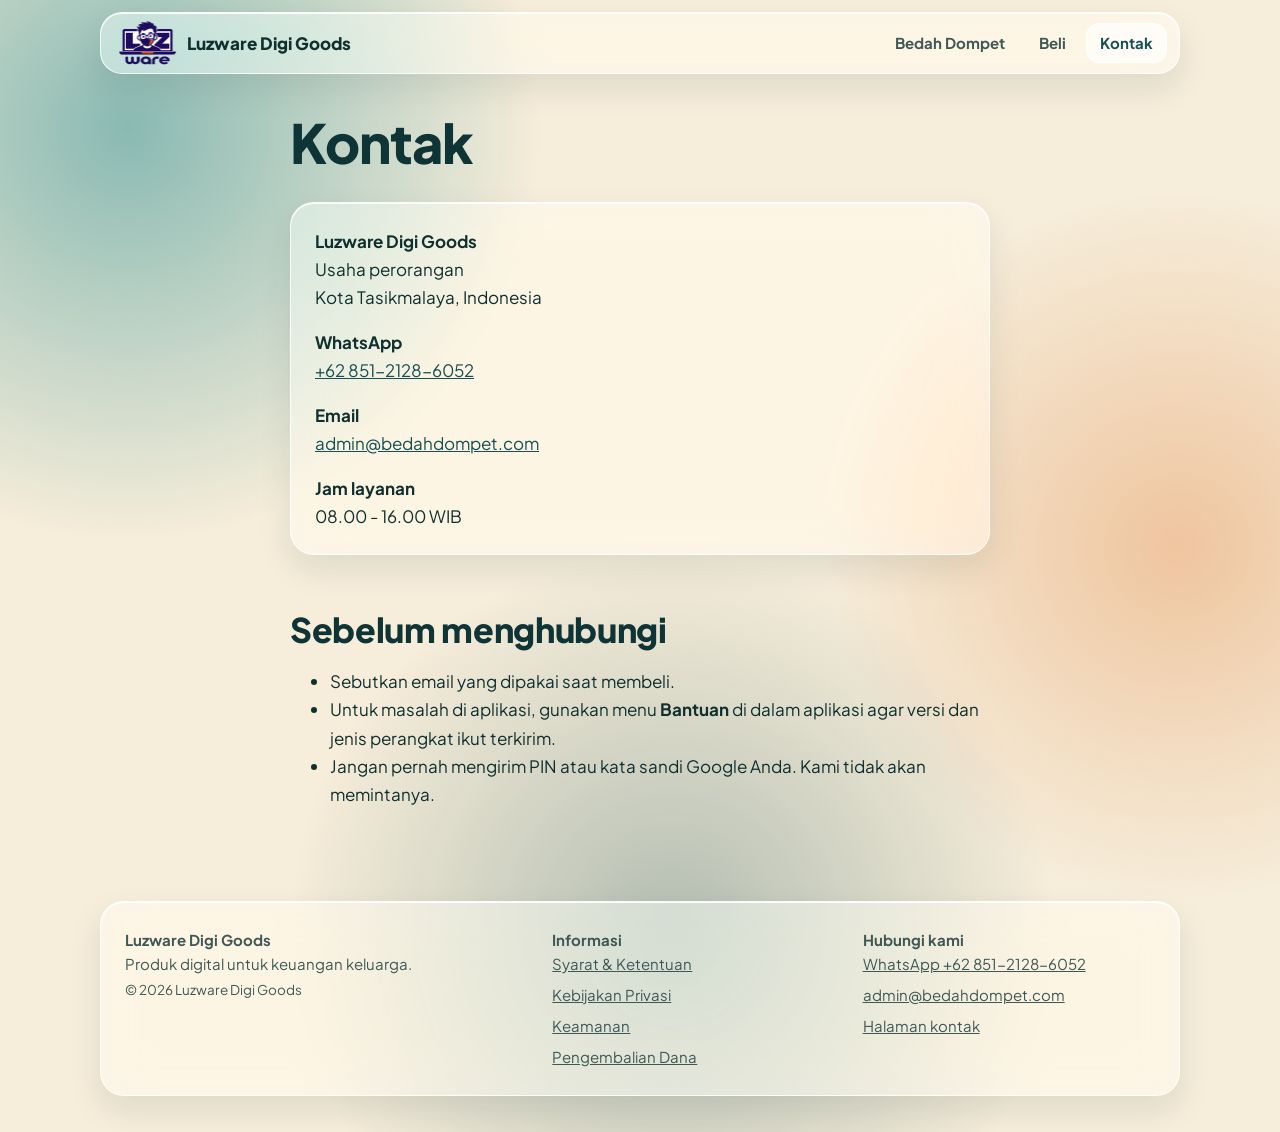
<file: kontak/index.html>
<!doctype html>
<html lang="id">
<head>
<meta charset="utf-8">
<meta name="viewport" content="width=device-width, initial-scale=1">
<title>Kontak | Luzware Digi Goods</title>
<meta name="description" content="Hubungi Luzware Digi Goods lewat WhatsApp atau email.">
<meta property="og:type" content="website">
<meta property="og:site_name" content="Luzware Digi Goods">
<meta property="og:locale" content="id_ID">
<meta property="og:title" content="Kontak | Luzware Digi Goods">
<meta property="og:description" content="Hubungi Luzware Digi Goods lewat WhatsApp atau email.">
<meta property="og:url" content="https://bedahdompet.com/kontak/">
<meta property="og:image" content="https://bedahdompet.com/gambar/og-luzware.jpg">
<meta property="og:image:width" content="1200">
<meta property="og:image:height" content="630">
<meta property="og:image:alt" content="Luzware Digi Goods, produk digital untuk keuangan keluarga">
<meta name="twitter:card" content="summary_large_image">
<meta name="theme-color" content="#F6EDDA">
<link rel="icon" href="/favicon.ico" sizes="any">
<link rel="icon" type="image/png" sizes="32x32" href="/favicon-32.png">
<link rel="apple-touch-icon" href="/apple-touch-icon.png">
<link rel="preconnect" href="https://fonts.googleapis.com">
<link rel="preconnect" href="https://fonts.gstatic.com" crossorigin>
<link href="https://fonts.googleapis.com/css2?family=Plus+Jakarta+Sans:wght@400;600;700;800&display=swap" rel="stylesheet">
<link rel="stylesheet" href="/gaya.css">
</head>
<body>
<header class="atas"><div class="wrap">
  <a class="merek" href="/"><img src="/gambar/luzware-logo.png" alt="" width="60" height="44">Luzware Digi Goods</a>
  <nav class="menu" aria-label="Menu utama"><a href="/produk/bedah-dompet/">Bedah Dompet</a><a href="/beli/">Beli</a><a href="/kontak/" aria-current="page">Kontak</a></nav>
</div></header>
<main>

<section style="padding-top:36px"><div class="baca">
  <h1>Kontak</h1>
  <div class="kartu">
    <p><b>Luzware Digi Goods</b><br>Usaha perorangan<br>Kota Tasikmalaya, Indonesia</p>
    <p><b>WhatsApp</b><br><a href="https://wa.me/6285121286052">+62 851-2128-6052</a></p>
    <p><b>Email</b><br><a href="mailto:admin@bedahdompet.com">admin@bedahdompet.com</a></p>
    <p style="margin:0"><b>Jam layanan</b><br>08.00 - 16.00 WIB</p>
  </div>
  <h2>Sebelum menghubungi</h2>
  <ul>
    <li>Sebutkan email yang dipakai saat membeli.</li>
    <li>Untuk masalah di aplikasi, gunakan menu <b>Bantuan</b> di dalam aplikasi agar versi dan jenis perangkat ikut terkirim.</li>
    <li>Jangan pernah mengirim PIN atau kata sandi Google Anda. Kami tidak akan memintanya.</li>
  </ul>
</div></section>

</main>
<footer class="bawah"><div class="wrap">
  <div><b>Luzware Digi Goods</b><br>Produk digital untuk keuangan keluarga.<br><span class="tipis">&copy; 2026 Luzware Digi Goods</span></div>
  <div><b>Informasi</b><ul>
    <li><a href="/syarat-ketentuan/">Syarat &amp; Ketentuan</a></li>
    <li><a href="/kebijakan-privasi/">Kebijakan Privasi</a></li>
    <li><a href="/keamanan/">Keamanan</a></li>
    <li><a href="/pengembalian-dana/">Pengembalian Dana</a></li></ul></div>
  <div><b>Hubungi kami</b><ul>
    <li><a href="https://wa.me/6285121286052">WhatsApp +62 851-2128-6052</a></li>
    <li><a href="mailto:admin@bedahdompet.com">admin@bedahdompet.com</a></li>
    <li><a href="/kontak/">Halaman kontak</a></li></ul></div>
</div></footer>
<script src="/gerak.js" defer></script>
</body>
</html>
</file>
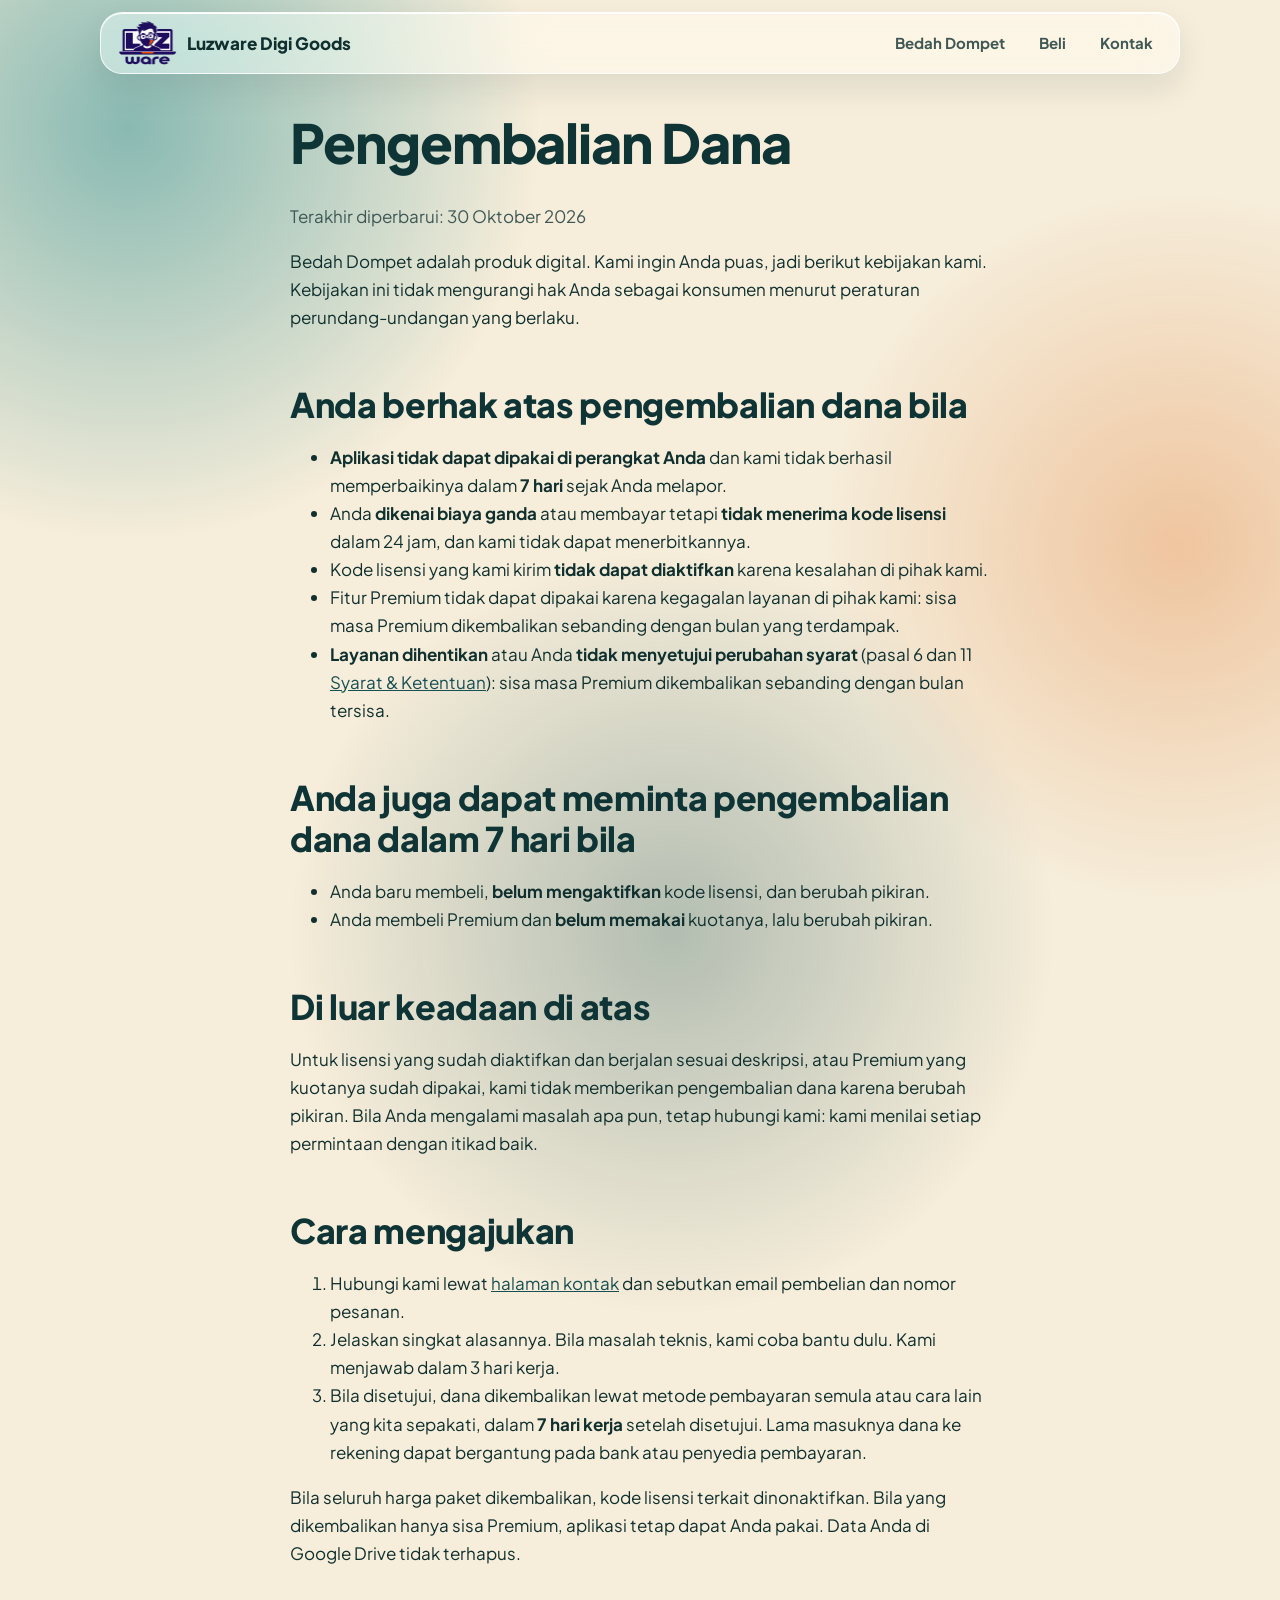
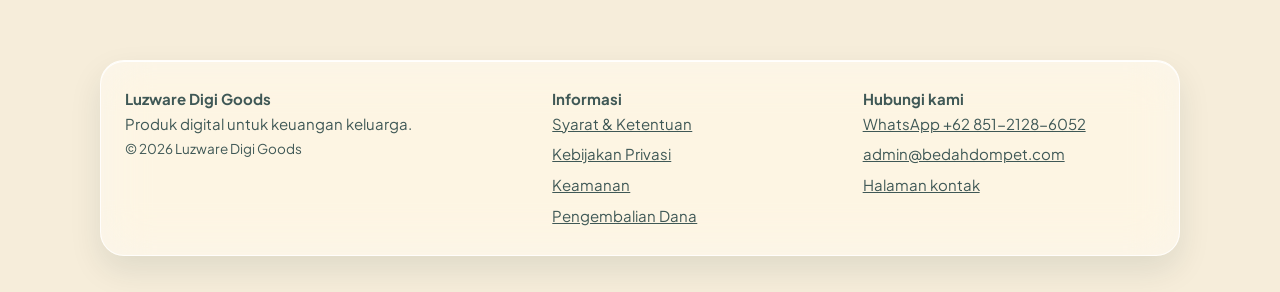
<file: pengembalian-dana/index.html>
<!doctype html>
<html lang="id">
<head>
<meta charset="utf-8">
<meta name="viewport" content="width=device-width, initial-scale=1">
<title>Pengembalian Dana | Luzware Digi Goods</title>
<meta name="description" content="Kebijakan pengembalian dana Bedah Dompet.">
<meta property="og:type" content="website">
<meta property="og:site_name" content="Luzware Digi Goods">
<meta property="og:locale" content="id_ID">
<meta property="og:title" content="Pengembalian Dana | Luzware Digi Goods">
<meta property="og:description" content="Kebijakan pengembalian dana Bedah Dompet.">
<meta property="og:url" content="https://bedahdompet.com/pengembalian-dana/">
<meta property="og:image" content="https://bedahdompet.com/gambar/og-luzware.jpg">
<meta property="og:image:width" content="1200">
<meta property="og:image:height" content="630">
<meta property="og:image:alt" content="Luzware Digi Goods, produk digital untuk keuangan keluarga">
<meta name="twitter:card" content="summary_large_image">
<meta name="theme-color" content="#F6EDDA">
<link rel="icon" href="/favicon.ico" sizes="any">
<link rel="icon" type="image/png" sizes="32x32" href="/favicon-32.png">
<link rel="apple-touch-icon" href="/apple-touch-icon.png">
<link rel="preconnect" href="https://fonts.googleapis.com">
<link rel="preconnect" href="https://fonts.gstatic.com" crossorigin>
<link href="https://fonts.googleapis.com/css2?family=Plus+Jakarta+Sans:wght@400;600;700;800&display=swap" rel="stylesheet">
<link rel="stylesheet" href="/gaya.css">
</head>
<body>
<header class="atas"><div class="wrap">
  <a class="merek" href="/"><img src="/gambar/luzware-logo.png" alt="" width="60" height="44">Luzware Digi Goods</a>
  <nav class="menu" aria-label="Menu utama"><a href="/produk/bedah-dompet/">Bedah Dompet</a><a href="/beli/">Beli</a><a href="/kontak/">Kontak</a></nav>
</div></header>
<main>
<section style="padding-top:36px"><div class="baca">
<h1>Pengembalian Dana</h1>
<p class="muted">Terakhir diperbarui: 30 Oktober 2026</p>

<p>Bedah Dompet adalah produk digital. Kami ingin Anda puas, jadi berikut kebijakan kami. Kebijakan ini tidak mengurangi hak Anda sebagai konsumen menurut peraturan perundang-undangan yang berlaku.</p>

<h2>Anda berhak atas pengembalian dana bila</h2>
<ul>
<li><b>Aplikasi tidak dapat dipakai di perangkat Anda</b> dan kami tidak berhasil memperbaikinya dalam <b>7 hari</b> sejak Anda melapor.</li>
<li>Anda <b>dikenai biaya ganda</b> atau membayar tetapi <b>tidak menerima kode lisensi</b> dalam 24 jam, dan kami tidak dapat menerbitkannya.</li>
<li>Kode lisensi yang kami kirim <b>tidak dapat diaktifkan</b> karena kesalahan di pihak kami.</li>
<li>Fitur Premium tidak dapat dipakai karena kegagalan layanan di pihak kami: sisa masa Premium dikembalikan sebanding dengan bulan yang terdampak.</li>
<li><b>Layanan dihentikan</b> atau Anda <b>tidak menyetujui perubahan syarat</b> (pasal 6 dan 11 <a href="/syarat-ketentuan/">Syarat &amp; Ketentuan</a>): sisa masa Premium dikembalikan sebanding dengan bulan tersisa.</li>
</ul>

<h2>Anda juga dapat meminta pengembalian dana dalam 7 hari bila</h2>
<ul>
<li>Anda baru membeli, <b>belum mengaktifkan</b> kode lisensi, dan berubah pikiran.</li>
<li>Anda membeli Premium dan <b>belum memakai</b> kuotanya, lalu berubah pikiran.</li>
</ul>

<h2>Di luar keadaan di atas</h2>
<p>Untuk lisensi yang sudah diaktifkan dan berjalan sesuai deskripsi, atau Premium yang kuotanya sudah dipakai, kami tidak memberikan pengembalian dana karena berubah pikiran. Bila Anda mengalami masalah apa pun, tetap hubungi kami: kami menilai setiap permintaan dengan itikad baik.</p>

<h2>Cara mengajukan</h2>
<ol>
<li>Hubungi kami lewat <a href="/kontak/">halaman kontak</a> dan sebutkan email pembelian dan nomor pesanan.</li>
<li>Jelaskan singkat alasannya. Bila masalah teknis, kami coba bantu dulu. Kami menjawab dalam 3 hari kerja.</li>
<li>Bila disetujui, dana dikembalikan lewat metode pembayaran semula atau cara lain yang kita sepakati, dalam <b>7 hari kerja</b> setelah disetujui. Lama masuknya dana ke rekening dapat bergantung pada bank atau penyedia pembayaran.</li>
</ol>
<p>Bila seluruh harga paket dikembalikan, kode lisensi terkait dinonaktifkan. Bila yang dikembalikan hanya sisa Premium, aplikasi tetap dapat Anda pakai. Data Anda di Google Drive tidak terhapus.</p>

</div></section>
</main>
<footer class="bawah"><div class="wrap">
  <div><b>Luzware Digi Goods</b><br>Produk digital untuk keuangan keluarga.<br><span class="tipis">&copy; 2026 Luzware Digi Goods</span></div>
  <div><b>Informasi</b><ul>
    <li><a href="/syarat-ketentuan/">Syarat &amp; Ketentuan</a></li>
    <li><a href="/kebijakan-privasi/">Kebijakan Privasi</a></li>
    <li><a href="/keamanan/">Keamanan</a></li>
    <li><a href="/pengembalian-dana/">Pengembalian Dana</a></li></ul></div>
  <div><b>Hubungi kami</b><ul>
    <li><a href="https://wa.me/6285121286052">WhatsApp +62 851-2128-6052</a></li>
    <li><a href="mailto:admin@bedahdompet.com">admin@bedahdompet.com</a></li>
    <li><a href="/kontak/">Halaman kontak</a></li></ul></div>
</div></footer>
<script src="/gerak.js" defer></script>
</body>
</html>
</file>
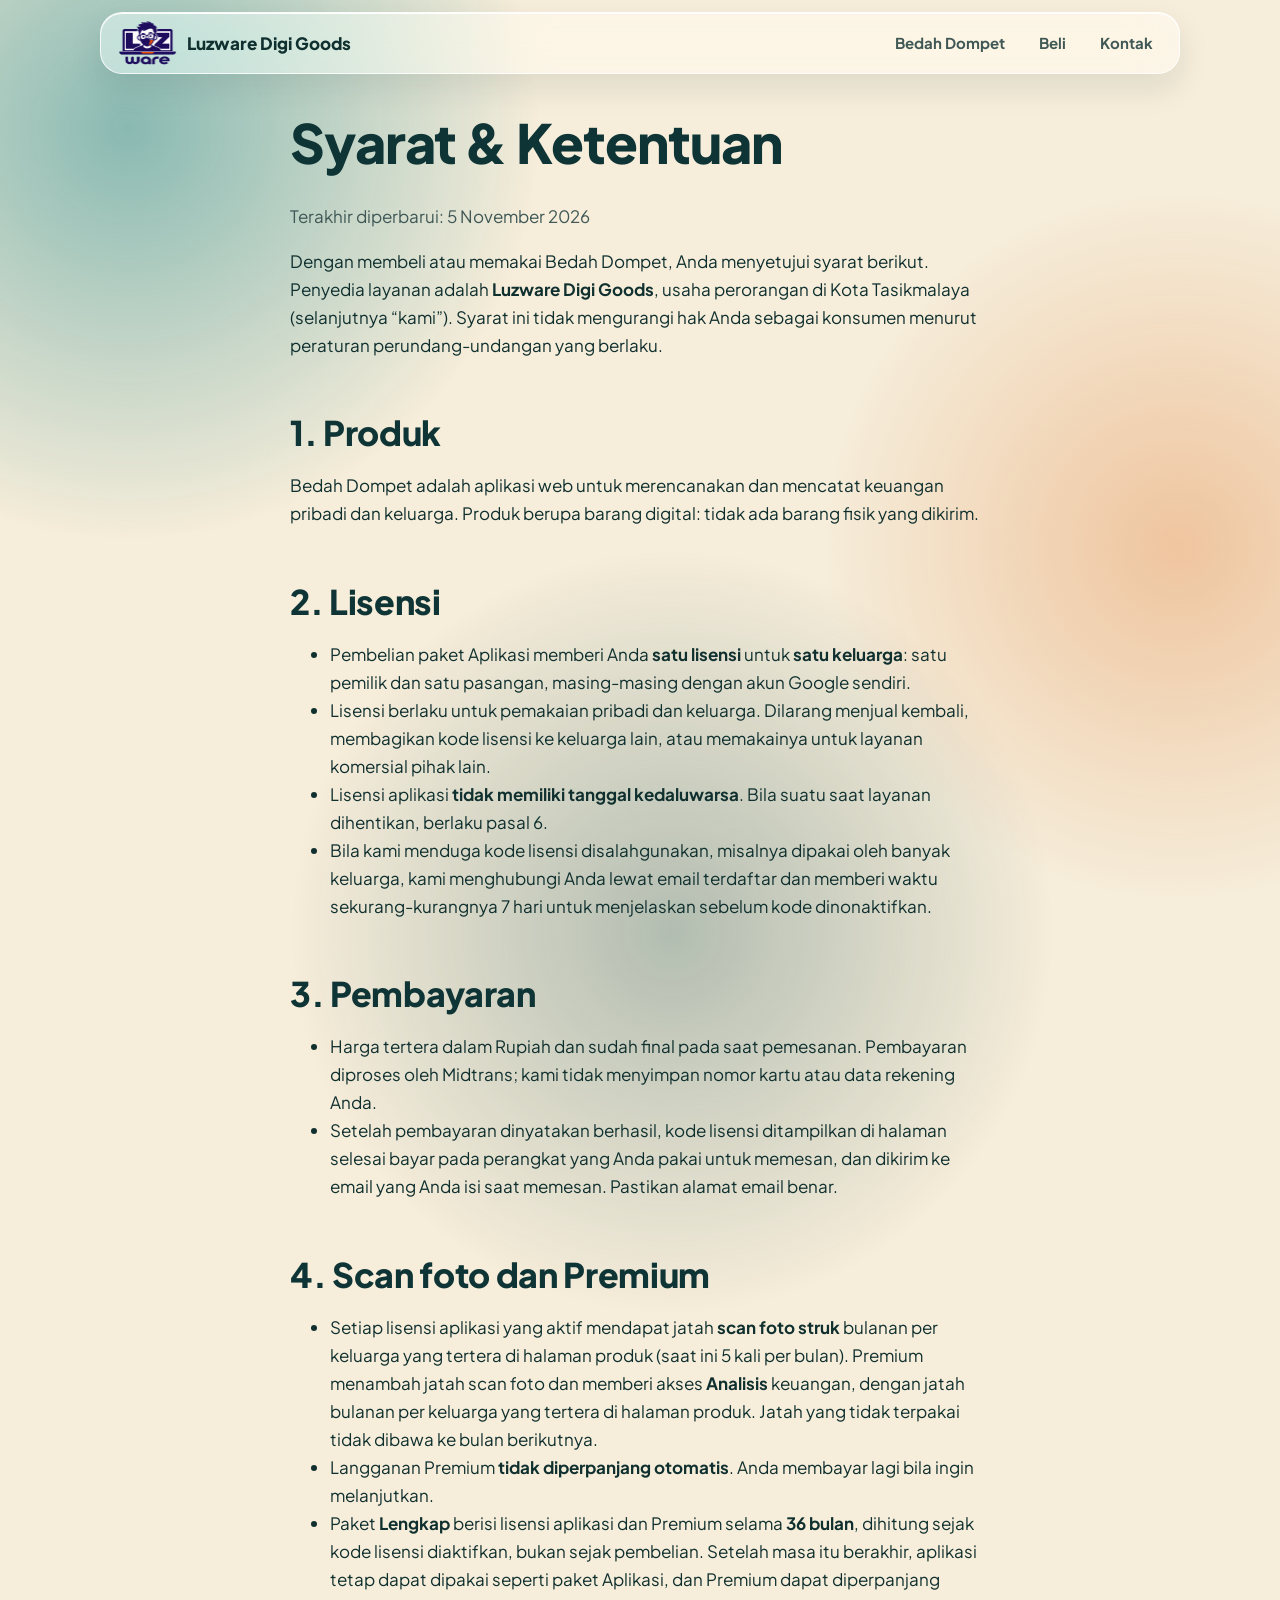
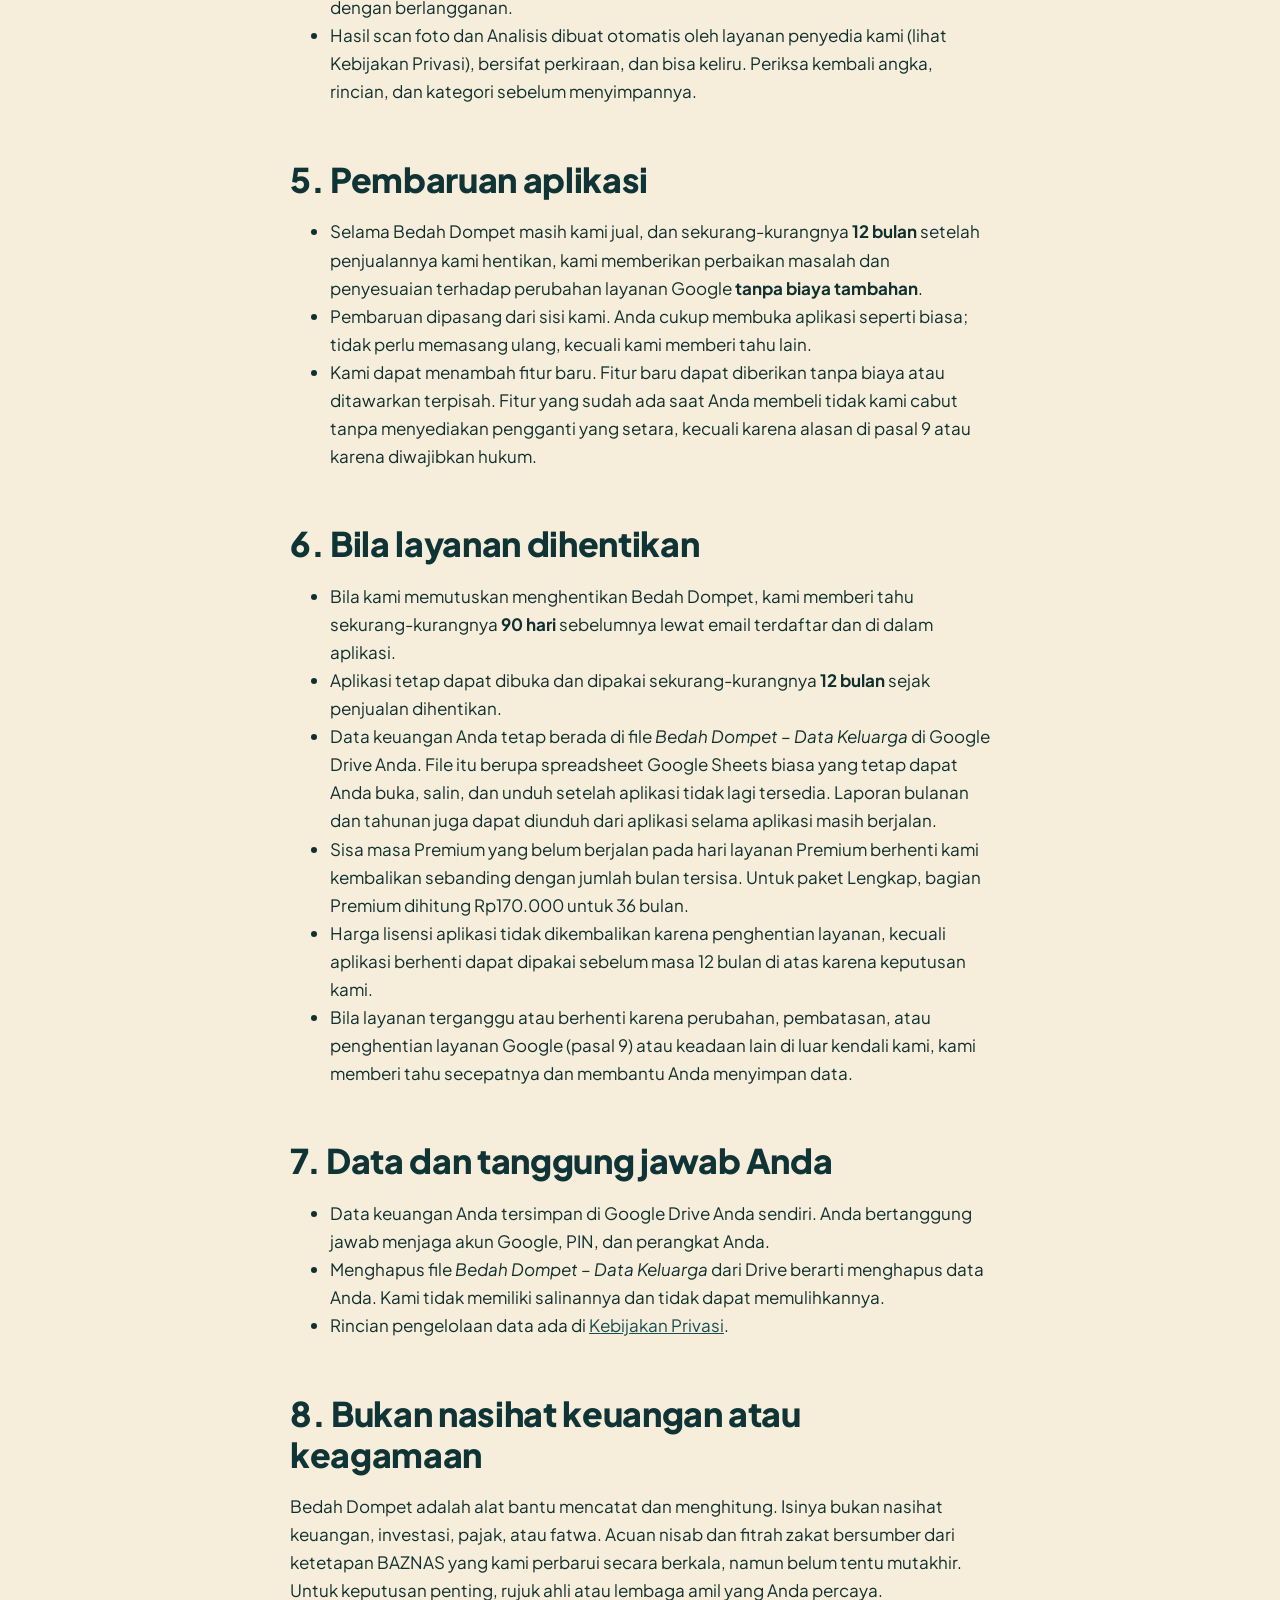
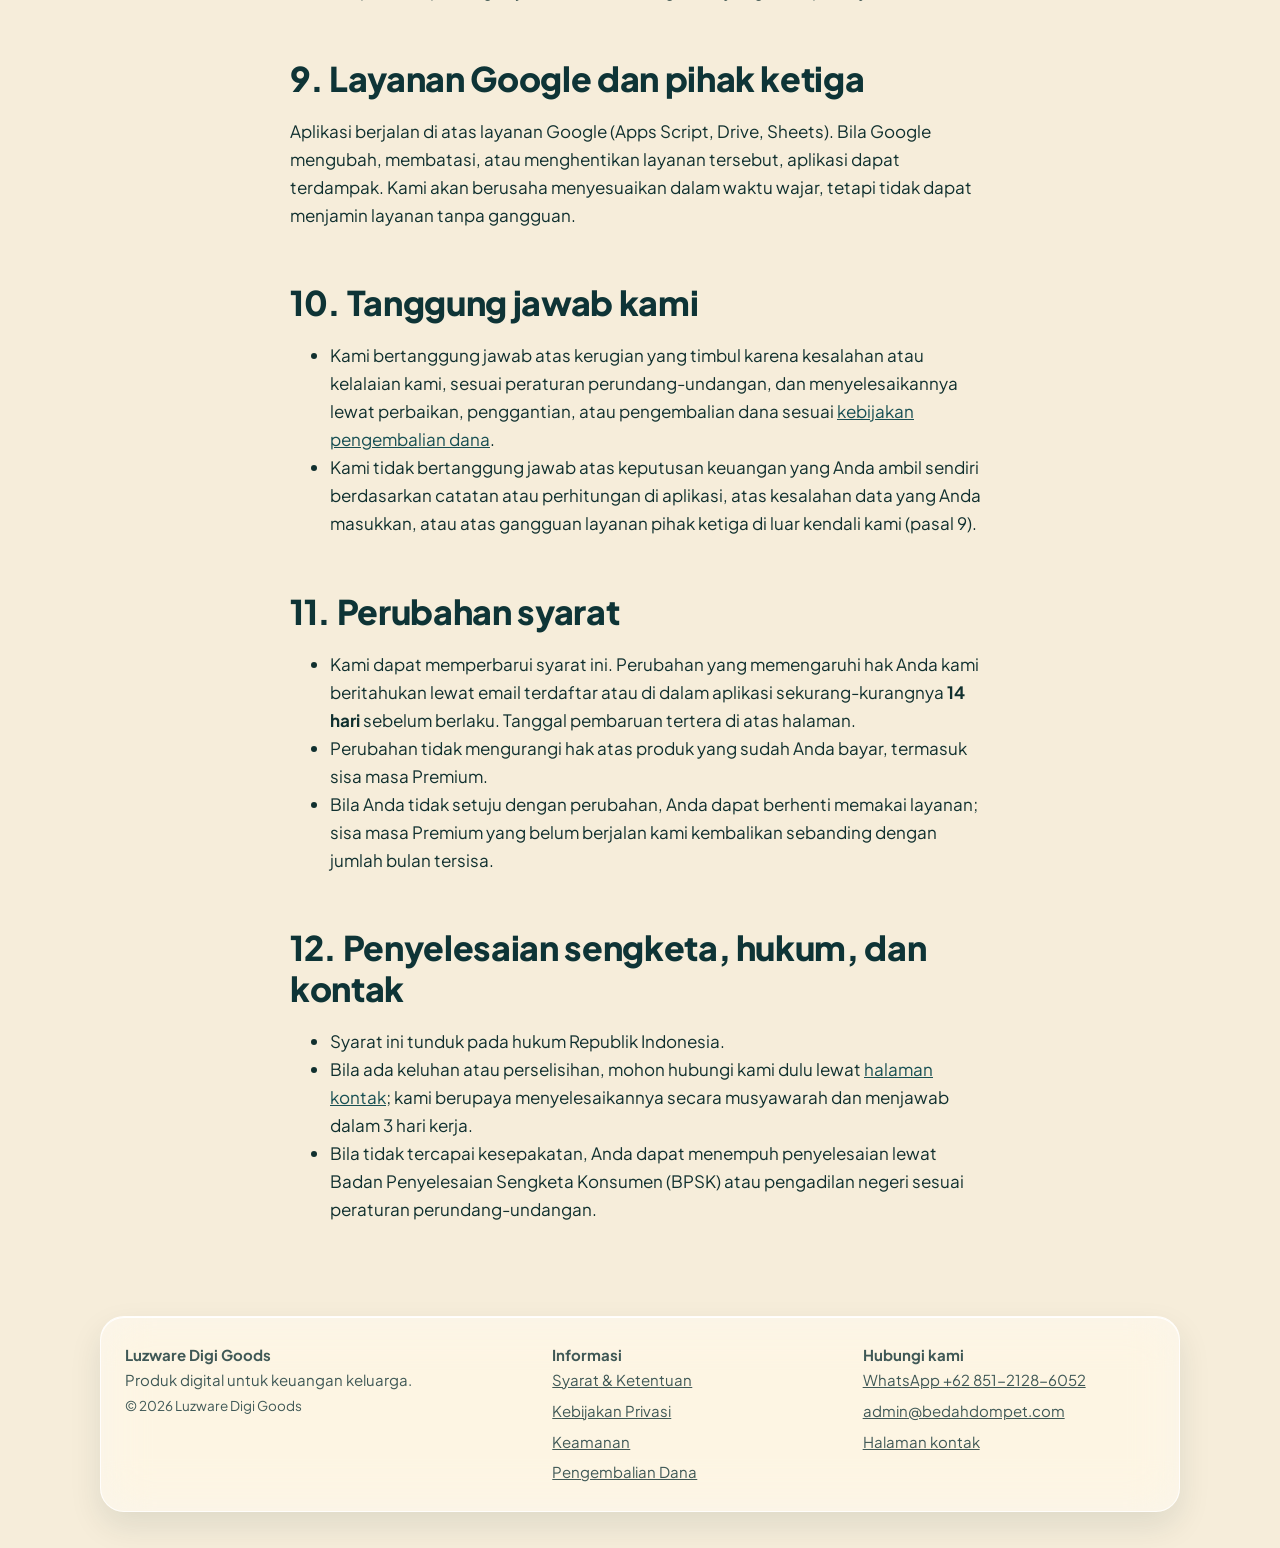
<file: syarat-ketentuan/index.html>
<!doctype html>
<html lang="id">
<head>
<meta charset="utf-8">
<meta name="viewport" content="width=device-width, initial-scale=1">
<title>Syarat & Ketentuan | Luzware Digi Goods</title>
<meta name="description" content="Syarat dan ketentuan penggunaan dan pembelian Bedah Dompet.">
<meta property="og:type" content="website">
<meta property="og:site_name" content="Luzware Digi Goods">
<meta property="og:locale" content="id_ID">
<meta property="og:title" content="Syarat & Ketentuan | Luzware Digi Goods">
<meta property="og:description" content="Syarat dan ketentuan penggunaan dan pembelian Bedah Dompet.">
<meta property="og:url" content="https://bedahdompet.com/syarat-ketentuan/">
<meta property="og:image" content="https://bedahdompet.com/gambar/og-luzware.jpg">
<meta property="og:image:width" content="1200">
<meta property="og:image:height" content="630">
<meta property="og:image:alt" content="Luzware Digi Goods, produk digital untuk keuangan keluarga">
<meta name="twitter:card" content="summary_large_image">
<meta name="theme-color" content="#F6EDDA">
<link rel="icon" href="/favicon.ico" sizes="any">
<link rel="icon" type="image/png" sizes="32x32" href="/favicon-32.png">
<link rel="apple-touch-icon" href="/apple-touch-icon.png">
<link rel="preconnect" href="https://fonts.googleapis.com">
<link rel="preconnect" href="https://fonts.gstatic.com" crossorigin>
<link href="https://fonts.googleapis.com/css2?family=Plus+Jakarta+Sans:wght@400;600;700;800&display=swap" rel="stylesheet">
<link rel="stylesheet" href="/gaya.css">
</head>
<body>
<header class="atas"><div class="wrap">
  <a class="merek" href="/"><img src="/gambar/luzware-logo.png" alt="" width="60" height="44">Luzware Digi Goods</a>
  <nav class="menu" aria-label="Menu utama"><a href="/produk/bedah-dompet/">Bedah Dompet</a><a href="/beli/">Beli</a><a href="/kontak/">Kontak</a></nav>
</div></header>
<main>
<section style="padding-top:36px"><div class="baca">
<h1>Syarat & Ketentuan</h1>
<p class="muted">Terakhir diperbarui: 5 November 2026</p>

<p>Dengan membeli atau memakai Bedah Dompet, Anda menyetujui syarat berikut. Penyedia layanan adalah <b>Luzware Digi Goods</b>, usaha perorangan di Kota Tasikmalaya (selanjutnya &ldquo;kami&rdquo;). Syarat ini tidak mengurangi hak Anda sebagai konsumen menurut peraturan perundang-undangan yang berlaku.</p>

<h2>1. Produk</h2>
<p>Bedah Dompet adalah aplikasi web untuk merencanakan dan mencatat keuangan pribadi dan keluarga. Produk berupa barang digital: tidak ada barang fisik yang dikirim.</p>

<h2>2. Lisensi</h2>
<ul>
<li>Pembelian paket Aplikasi memberi Anda <b>satu lisensi</b> untuk <b>satu keluarga</b>: satu pemilik dan satu pasangan, masing-masing dengan akun Google sendiri.</li>
<li>Lisensi berlaku untuk pemakaian pribadi dan keluarga. Dilarang menjual kembali, membagikan kode lisensi ke keluarga lain, atau memakainya untuk layanan komersial pihak lain.</li>
<li>Lisensi aplikasi <b>tidak memiliki tanggal kedaluwarsa</b>. Bila suatu saat layanan dihentikan, berlaku pasal 6.</li>
<li>Bila kami menduga kode lisensi disalahgunakan, misalnya dipakai oleh banyak keluarga, kami menghubungi Anda lewat email terdaftar dan memberi waktu sekurang-kurangnya 7 hari untuk menjelaskan sebelum kode dinonaktifkan.</li>
</ul>

<h2>3. Pembayaran</h2>
<ul>
<li>Harga tertera dalam Rupiah dan sudah final pada saat pemesanan. Pembayaran diproses oleh Midtrans; kami tidak menyimpan nomor kartu atau data rekening Anda.</li>
<li>Setelah pembayaran dinyatakan berhasil, kode lisensi ditampilkan di halaman selesai bayar pada perangkat yang Anda pakai untuk memesan, dan dikirim ke email yang Anda isi saat memesan. Pastikan alamat email benar.</li>
</ul>

<h2>4. Scan foto dan Premium</h2>
<ul>
<li>Setiap lisensi aplikasi yang aktif mendapat jatah <b>scan foto struk</b> bulanan per keluarga yang tertera di halaman produk (saat ini 5 kali per bulan). Premium menambah jatah scan foto dan memberi akses <b>Analisis</b> keuangan, dengan jatah bulanan per keluarga yang tertera di halaman produk. Jatah yang tidak terpakai tidak dibawa ke bulan berikutnya.</li>
<li>Langganan Premium <b>tidak diperpanjang otomatis</b>. Anda membayar lagi bila ingin melanjutkan.</li>
<li>Paket <b>Lengkap</b> berisi lisensi aplikasi dan Premium selama <b>36 bulan</b>, dihitung sejak kode lisensi diaktifkan, bukan sejak pembelian. Setelah masa itu berakhir, aplikasi tetap dapat dipakai seperti paket Aplikasi, dan Premium dapat diperpanjang dengan berlangganan.</li>
<li>Hasil scan foto dan Analisis dibuat otomatis oleh layanan penyedia kami (lihat Kebijakan Privasi), bersifat perkiraan, dan bisa keliru. Periksa kembali angka, rincian, dan kategori sebelum menyimpannya.</li>
</ul>

<h2>5. Pembaruan aplikasi</h2>
<ul>
<li>Selama Bedah Dompet masih kami jual, dan sekurang-kurangnya <b>12 bulan</b> setelah penjualannya kami hentikan, kami memberikan perbaikan masalah dan penyesuaian terhadap perubahan layanan Google <b>tanpa biaya tambahan</b>.</li>
<li>Pembaruan dipasang dari sisi kami. Anda cukup membuka aplikasi seperti biasa; tidak perlu memasang ulang, kecuali kami memberi tahu lain.</li>
<li>Kami dapat menambah fitur baru. Fitur baru dapat diberikan tanpa biaya atau ditawarkan terpisah. Fitur yang sudah ada saat Anda membeli tidak kami cabut tanpa menyediakan pengganti yang setara, kecuali karena alasan di pasal 9 atau karena diwajibkan hukum.</li>
</ul>

<h2>6. Bila layanan dihentikan</h2>
<ul>
<li>Bila kami memutuskan menghentikan Bedah Dompet, kami memberi tahu sekurang-kurangnya <b>90 hari</b> sebelumnya lewat email terdaftar dan di dalam aplikasi.</li>
<li>Aplikasi tetap dapat dibuka dan dipakai sekurang-kurangnya <b>12 bulan</b> sejak penjualan dihentikan.</li>
<li>Data keuangan Anda tetap berada di file <i>Bedah Dompet – Data Keluarga</i> di Google Drive Anda. File itu berupa spreadsheet Google Sheets biasa yang tetap dapat Anda buka, salin, dan unduh setelah aplikasi tidak lagi tersedia. Laporan bulanan dan tahunan juga dapat diunduh dari aplikasi selama aplikasi masih berjalan.</li>
<li>Sisa masa Premium yang belum berjalan pada hari layanan Premium berhenti kami kembalikan sebanding dengan jumlah bulan tersisa. Untuk paket Lengkap, bagian Premium dihitung Rp170.000 untuk 36 bulan.</li>
<li>Harga lisensi aplikasi tidak dikembalikan karena penghentian layanan, kecuali aplikasi berhenti dapat dipakai sebelum masa 12 bulan di atas karena keputusan kami.</li>
<li>Bila layanan terganggu atau berhenti karena perubahan, pembatasan, atau penghentian layanan Google (pasal 9) atau keadaan lain di luar kendali kami, kami memberi tahu secepatnya dan membantu Anda menyimpan data.</li>
</ul>

<h2>7. Data dan tanggung jawab Anda</h2>
<ul>
<li>Data keuangan Anda tersimpan di Google Drive Anda sendiri. Anda bertanggung jawab menjaga akun Google, PIN, dan perangkat Anda.</li>
<li>Menghapus file <i>Bedah Dompet – Data Keluarga</i> dari Drive berarti menghapus data Anda. Kami tidak memiliki salinannya dan tidak dapat memulihkannya.</li>
<li>Rincian pengelolaan data ada di <a href="/kebijakan-privasi/">Kebijakan Privasi</a>.</li>
</ul>

<h2>8. Bukan nasihat keuangan atau keagamaan</h2>
<p>Bedah Dompet adalah alat bantu mencatat dan menghitung. Isinya bukan nasihat keuangan, investasi, pajak, atau fatwa. Acuan nisab dan fitrah zakat bersumber dari ketetapan BAZNAS yang kami perbarui secara berkala, namun belum tentu mutakhir. Untuk keputusan penting, rujuk ahli atau lembaga amil yang Anda percaya.</p>

<h2>9. Layanan Google dan pihak ketiga</h2>
<p>Aplikasi berjalan di atas layanan Google (Apps Script, Drive, Sheets). Bila Google mengubah, membatasi, atau menghentikan layanan tersebut, aplikasi dapat terdampak. Kami akan berusaha menyesuaikan dalam waktu wajar, tetapi tidak dapat menjamin layanan tanpa gangguan.</p>

<h2>10. Tanggung jawab kami</h2>
<ul>
<li>Kami bertanggung jawab atas kerugian yang timbul karena kesalahan atau kelalaian kami, sesuai peraturan perundang-undangan, dan menyelesaikannya lewat perbaikan, penggantian, atau pengembalian dana sesuai <a href="/pengembalian-dana/">kebijakan pengembalian dana</a>.</li>
<li>Kami tidak bertanggung jawab atas keputusan keuangan yang Anda ambil sendiri berdasarkan catatan atau perhitungan di aplikasi, atas kesalahan data yang Anda masukkan, atau atas gangguan layanan pihak ketiga di luar kendali kami (pasal 9).</li>
</ul>

<h2>11. Perubahan syarat</h2>
<ul>
<li>Kami dapat memperbarui syarat ini. Perubahan yang memengaruhi hak Anda kami beritahukan lewat email terdaftar atau di dalam aplikasi sekurang-kurangnya <b>14 hari</b> sebelum berlaku. Tanggal pembaruan tertera di atas halaman.</li>
<li>Perubahan tidak mengurangi hak atas produk yang sudah Anda bayar, termasuk sisa masa Premium.</li>
<li>Bila Anda tidak setuju dengan perubahan, Anda dapat berhenti memakai layanan; sisa masa Premium yang belum berjalan kami kembalikan sebanding dengan jumlah bulan tersisa.</li>
</ul>

<h2>12. Penyelesaian sengketa, hukum, dan kontak</h2>
<ul>
<li>Syarat ini tunduk pada hukum Republik Indonesia.</li>
<li>Bila ada keluhan atau perselisihan, mohon hubungi kami dulu lewat <a href="/kontak/">halaman kontak</a>; kami berupaya menyelesaikannya secara musyawarah dan menjawab dalam 3 hari kerja.</li>
<li>Bila tidak tercapai kesepakatan, Anda dapat menempuh penyelesaian lewat Badan Penyelesaian Sengketa Konsumen (BPSK) atau pengadilan negeri sesuai peraturan perundang-undangan.</li>
</ul>

</div></section>
</main>
<footer class="bawah"><div class="wrap">
  <div><b>Luzware Digi Goods</b><br>Produk digital untuk keuangan keluarga.<br><span class="tipis">&copy; 2026 Luzware Digi Goods</span></div>
  <div><b>Informasi</b><ul>
    <li><a href="/syarat-ketentuan/">Syarat &amp; Ketentuan</a></li>
    <li><a href="/kebijakan-privasi/">Kebijakan Privasi</a></li>
    <li><a href="/keamanan/">Keamanan</a></li>
    <li><a href="/pengembalian-dana/">Pengembalian Dana</a></li></ul></div>
  <div><b>Hubungi kami</b><ul>
    <li><a href="https://wa.me/6285121286052">WhatsApp +62 851-2128-6052</a></li>
    <li><a href="mailto:admin@bedahdompet.com">admin@bedahdompet.com</a></li>
    <li><a href="/kontak/">Halaman kontak</a></li></ul></div>
</div></footer>
<script src="/gerak.js" defer></script>
</body>
</html>
</file>
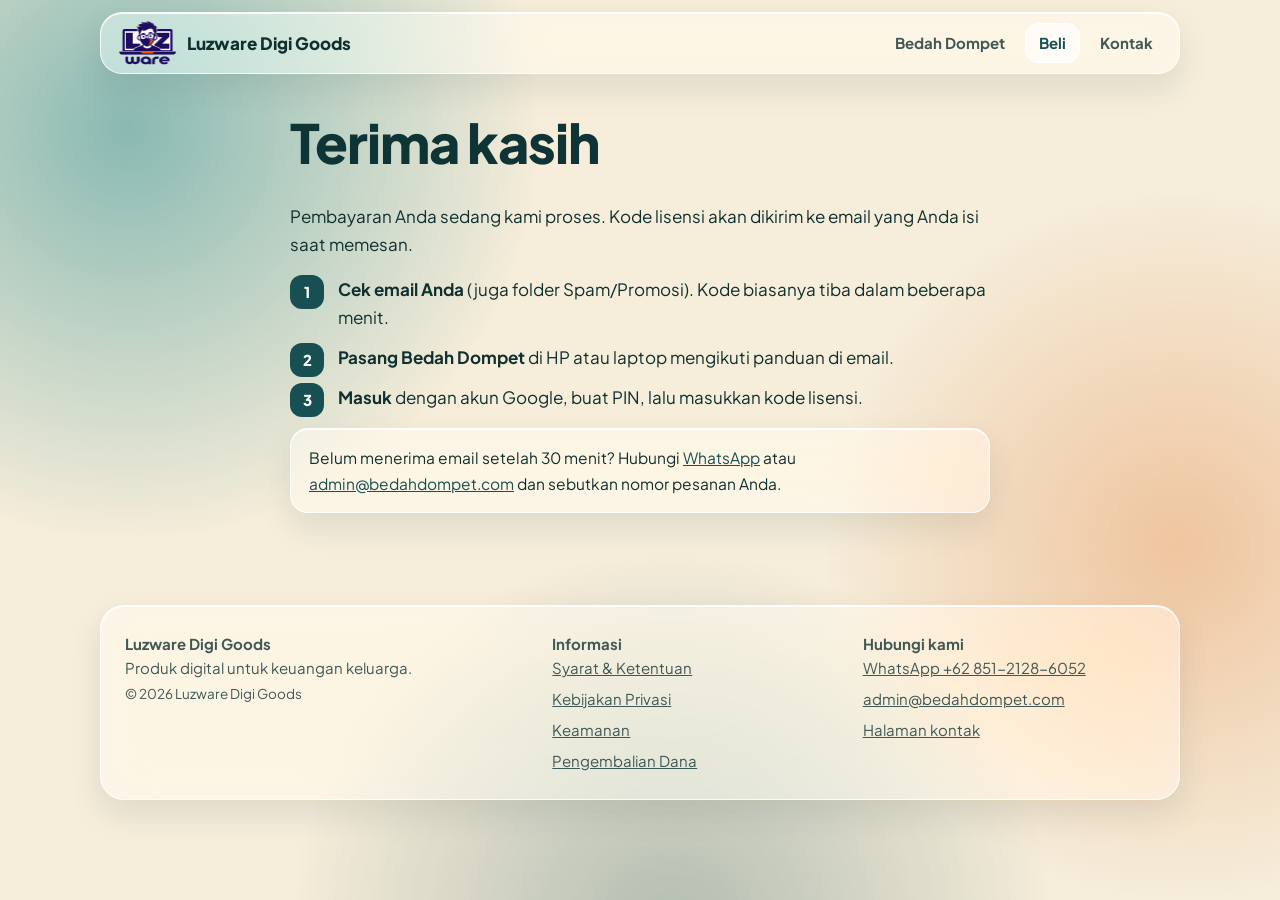
<file: beli/selesai/index.html>
<!doctype html>
<html lang="id">
<head>
<meta charset="utf-8">
<meta name="viewport" content="width=device-width, initial-scale=1">
<title>Terima kasih | Luzware Digi Goods</title>
<meta name="description" content="Pembayaran Anda sedang kami proses. Cek email Anda untuk kode lisensi.">
<meta property="og:type" content="website">
<meta property="og:site_name" content="Luzware Digi Goods">
<meta property="og:locale" content="id_ID">
<meta property="og:title" content="Terima kasih | Luzware Digi Goods">
<meta property="og:description" content="Pembayaran Anda sedang kami proses. Cek email Anda untuk kode lisensi.">
<meta property="og:url" content="https://bedahdompet.com/beli/selesai/">
<meta property="og:image" content="https://bedahdompet.com/gambar/og-bedah-dompet.jpg">
<meta property="og:image:width" content="1200">
<meta property="og:image:height" content="630">
<meta property="og:image:alt" content="Bedah Dompet, budget planner keluarga: Rp79.000 sekali bayar, data di Google Drive Anda sendiri">
<meta name="twitter:card" content="summary_large_image">
<meta name="theme-color" content="#F6EDDA">
<link rel="icon" href="/favicon.ico" sizes="any">
<link rel="icon" type="image/png" sizes="32x32" href="/favicon-32.png">
<link rel="apple-touch-icon" href="/apple-touch-icon.png">
<link rel="preconnect" href="https://fonts.googleapis.com">
<link rel="preconnect" href="https://fonts.gstatic.com" crossorigin>
<link href="https://fonts.googleapis.com/css2?family=Plus+Jakarta+Sans:wght@400;600;700;800&display=swap" rel="stylesheet">
<link rel="stylesheet" href="/gaya.css">
</head>
<body>
<header class="atas"><div class="wrap">
  <a class="merek" href="/"><img src="/gambar/luzware-logo.png" alt="" width="60" height="44">Luzware Digi Goods</a>
  <nav class="menu" aria-label="Menu utama"><a href="/produk/bedah-dompet/">Bedah Dompet</a><a href="/beli/" aria-current="page">Beli</a><a href="/kontak/">Kontak</a></nav>
</div></header>
<main>

<section style="padding-top:36px"><div class="baca">
  <h1>Terima kasih</h1>
  <p class="lead" id="pembuka">Pembayaran Anda sedang kami proses. Kode lisensi akan dikirim ke email yang Anda isi saat memesan.</p>
  <div id="infoPesanan" class="kartu" hidden>
    <p style="margin:0">Nomor pesanan: <b id="nomor"></b></p>
    <p id="statusBayar" role="status" aria-live="polite" style="margin:.6em 0 0" hidden></p>
  </div>
  <div id="kotakKode" class="kartu kode-lisensi" style="margin-top:16px" hidden>
    <p class="tipis" style="margin:0">Kode lisensi Anda</p>
    <p class="kode-besar"><b id="kodeLisensi"></b></p>
    <div class="tombol" style="margin:12px 0 4px">
      <a class="btn utama" id="pasangAplikasi" href="#">Pasang aplikasi</a>
      <button type="button" class="btn kedua" id="salinKode">Salin kode</button>
    </div>
    <p id="ketEmail" class="tipis" style="margin:.6em 0 0"></p>
  </div>
  <ol class="langkah" id="langkah">
    <li><b>Cek email Anda</b> (juga folder Spam/Promosi). Kode biasanya tiba dalam beberapa menit.</li>
    <li><b>Pasang Bedah Dompet</b> di HP atau laptop mengikuti panduan di email.</li>
    <li><b>Masuk</b> dengan akun Google, buat PIN, lalu masukkan kode lisensi.</li>
  </ol>
  <p class="cat" id="bantuanEmail">Belum menerima email setelah 30 menit? Hubungi <a href="https://wa.me/6285121286052">WhatsApp</a> atau <a href="mailto:admin@bedahdompet.com">admin@bedahdompet.com</a> dan sebutkan nomor pesanan Anda.</p>
</div></section>

</main>
<script src="/beli/pesan.js"></script>
<script>siapkanSelesai();</script>
<footer class="bawah"><div class="wrap">
  <div><b>Luzware Digi Goods</b><br>Produk digital untuk keuangan keluarga.<br><span class="tipis">&copy; 2026 Luzware Digi Goods</span></div>
  <div><b>Informasi</b><ul>
    <li><a href="/syarat-ketentuan/">Syarat &amp; Ketentuan</a></li>
    <li><a href="/kebijakan-privasi/">Kebijakan Privasi</a></li>
    <li><a href="/keamanan/">Keamanan</a></li>
    <li><a href="/pengembalian-dana/">Pengembalian Dana</a></li></ul></div>
  <div><b>Hubungi kami</b><ul>
    <li><a href="https://wa.me/6285121286052">WhatsApp +62 851-2128-6052</a></li>
    <li><a href="mailto:admin@bedahdompet.com">admin@bedahdompet.com</a></li>
    <li><a href="/kontak/">Halaman kontak</a></li></ul></div>
</div></footer>
<script src="/gerak.js" defer></script>
</body>
</html>
</file>
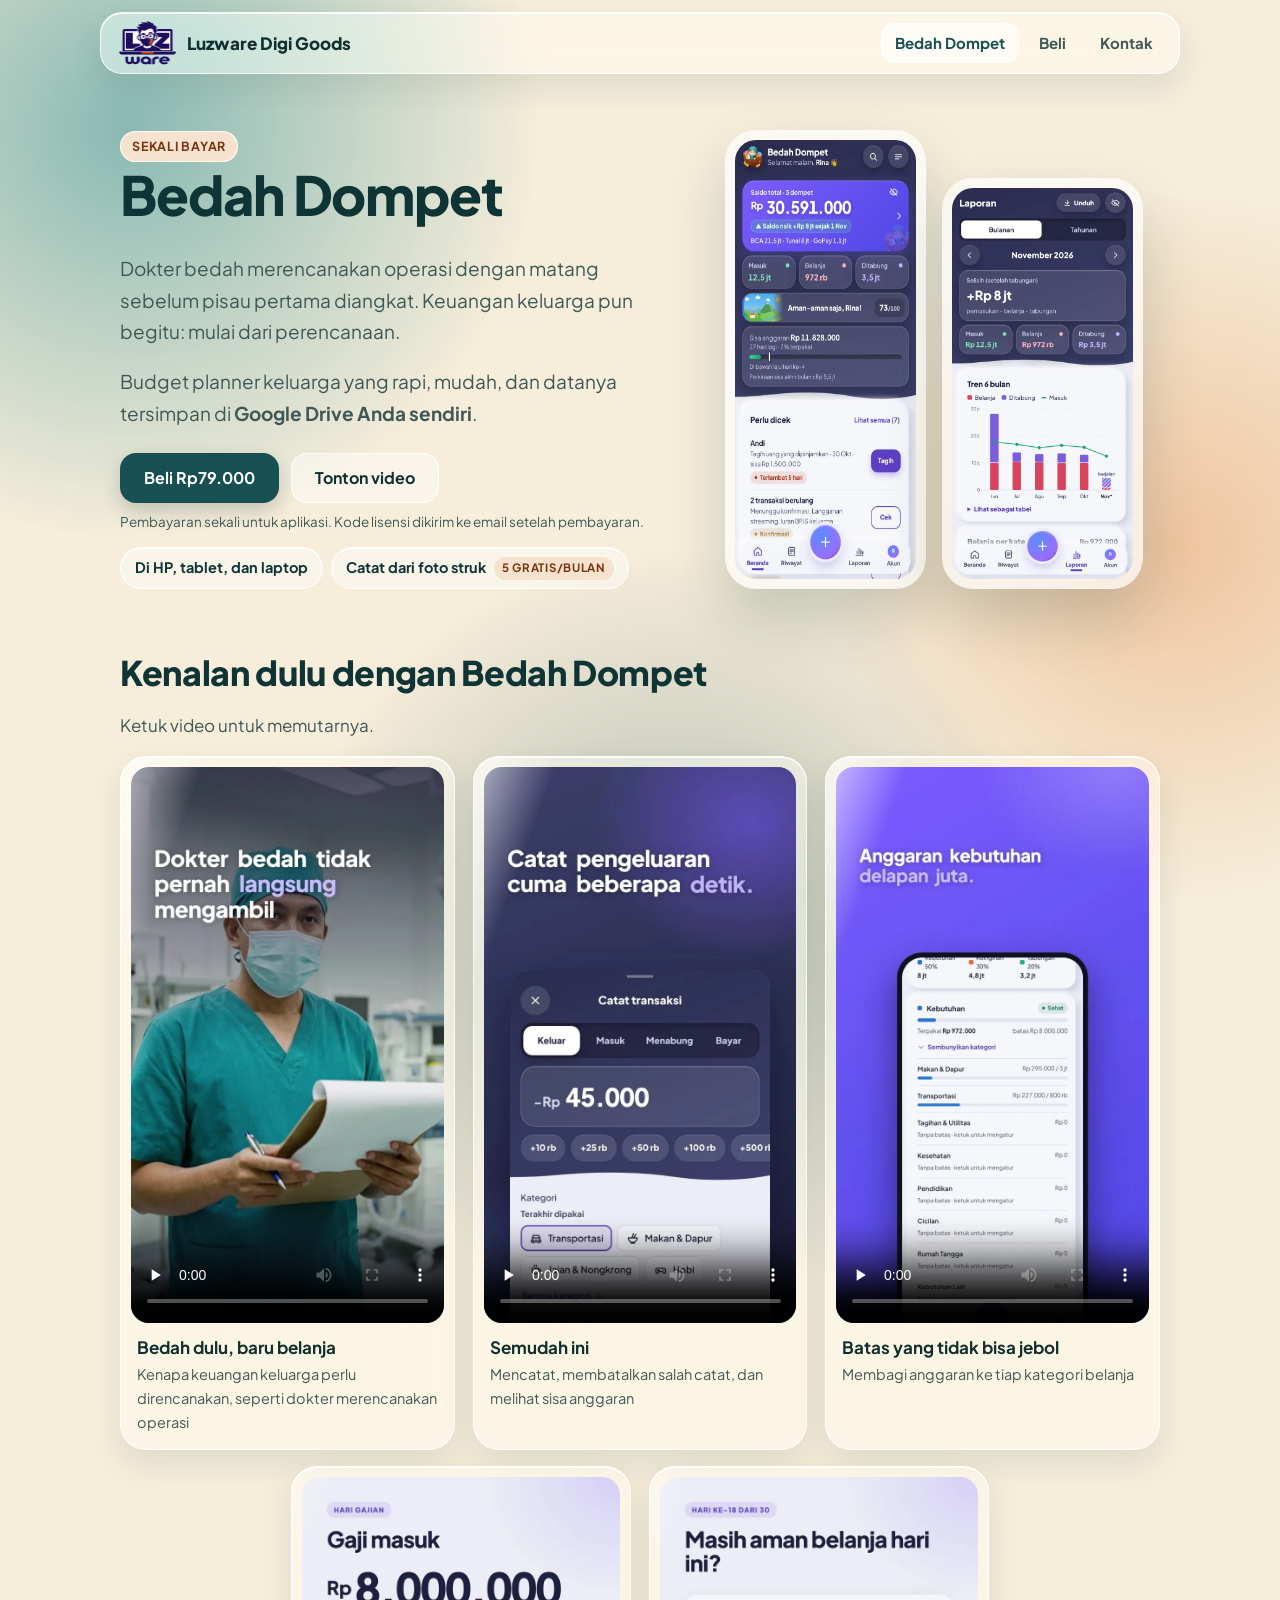
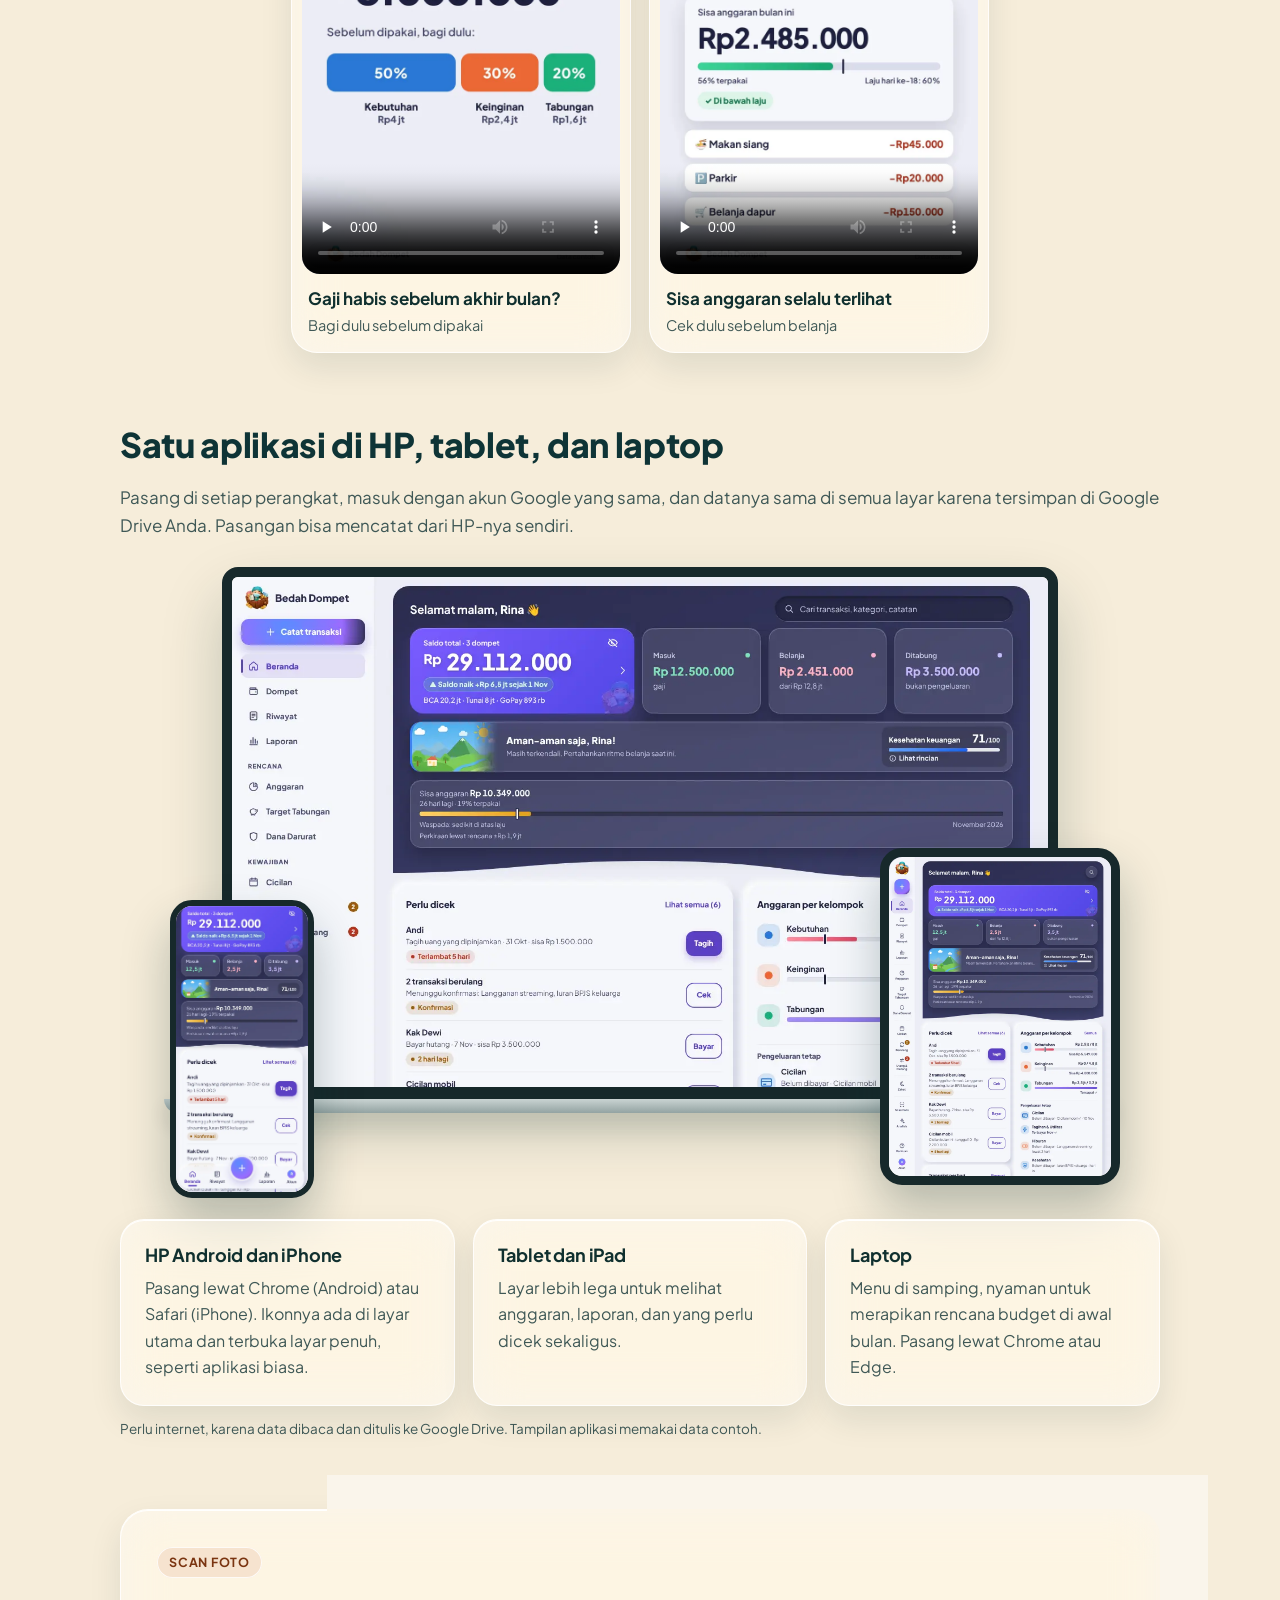
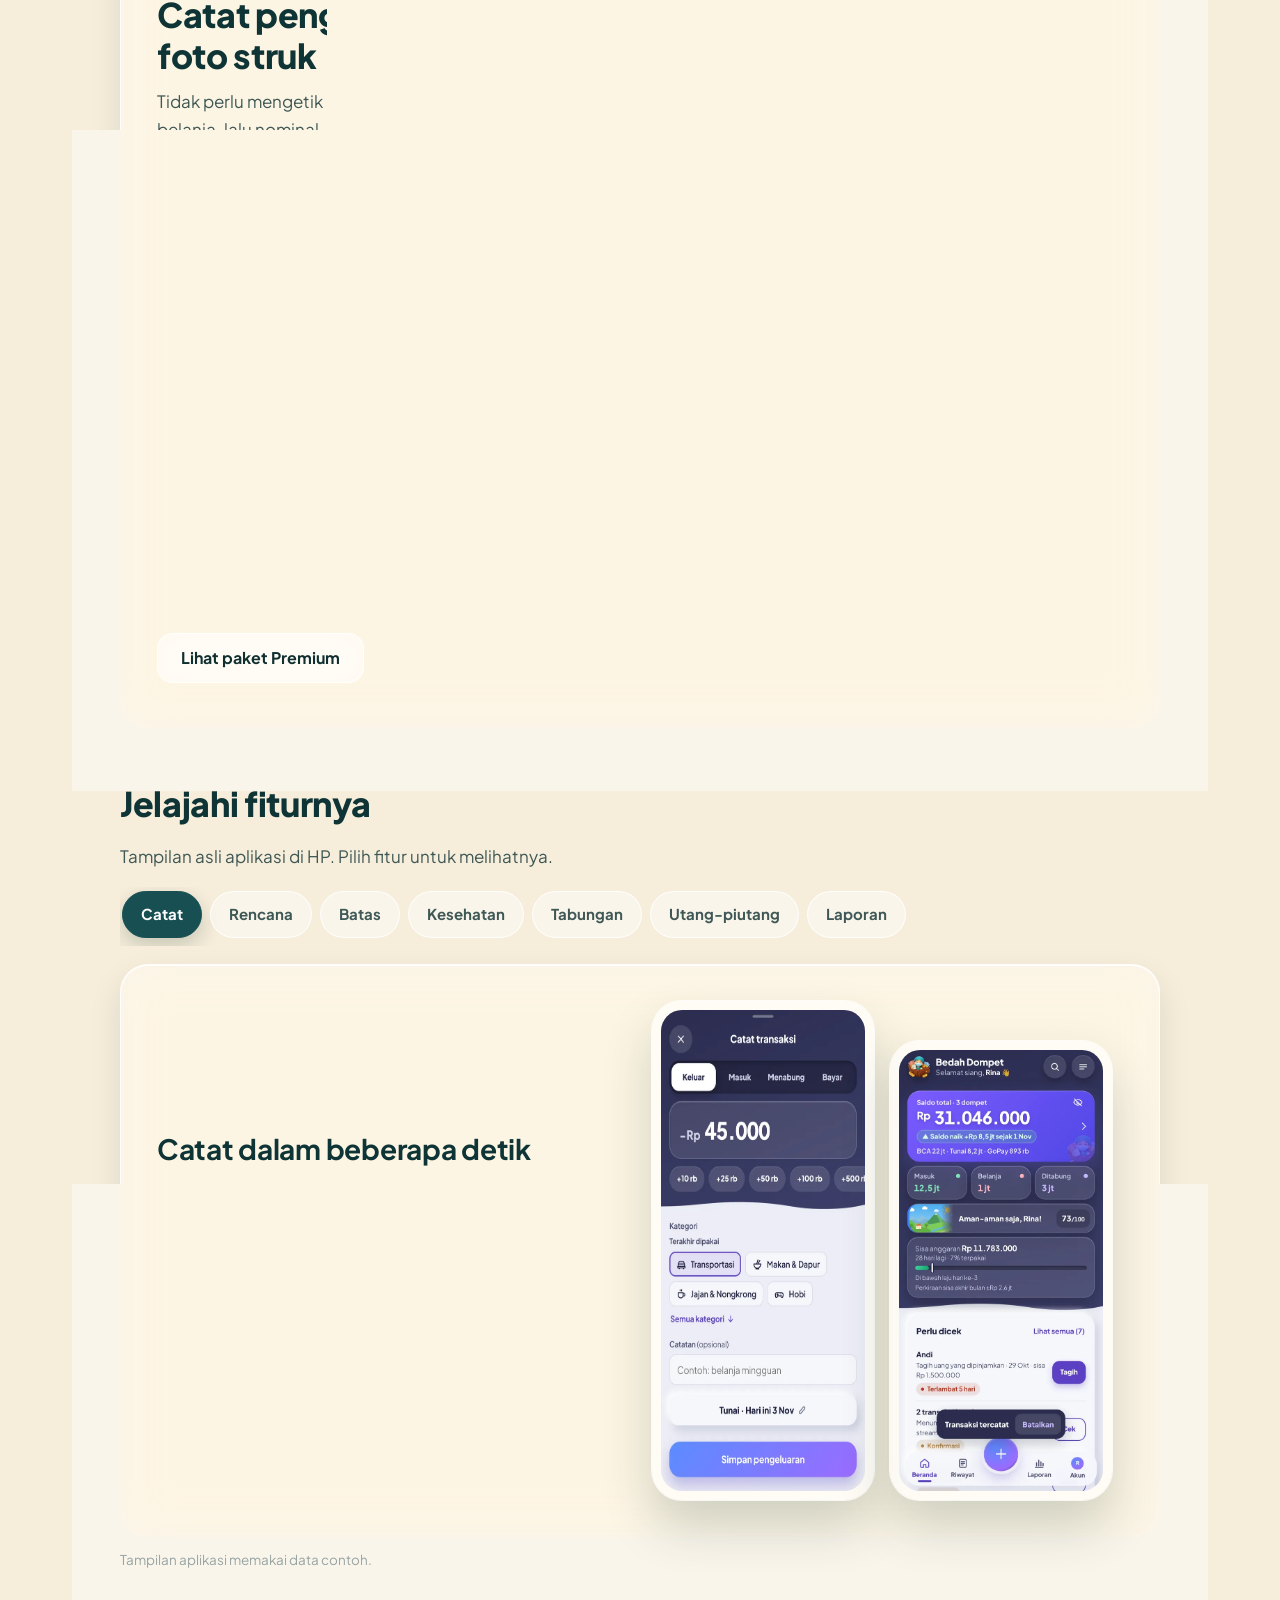
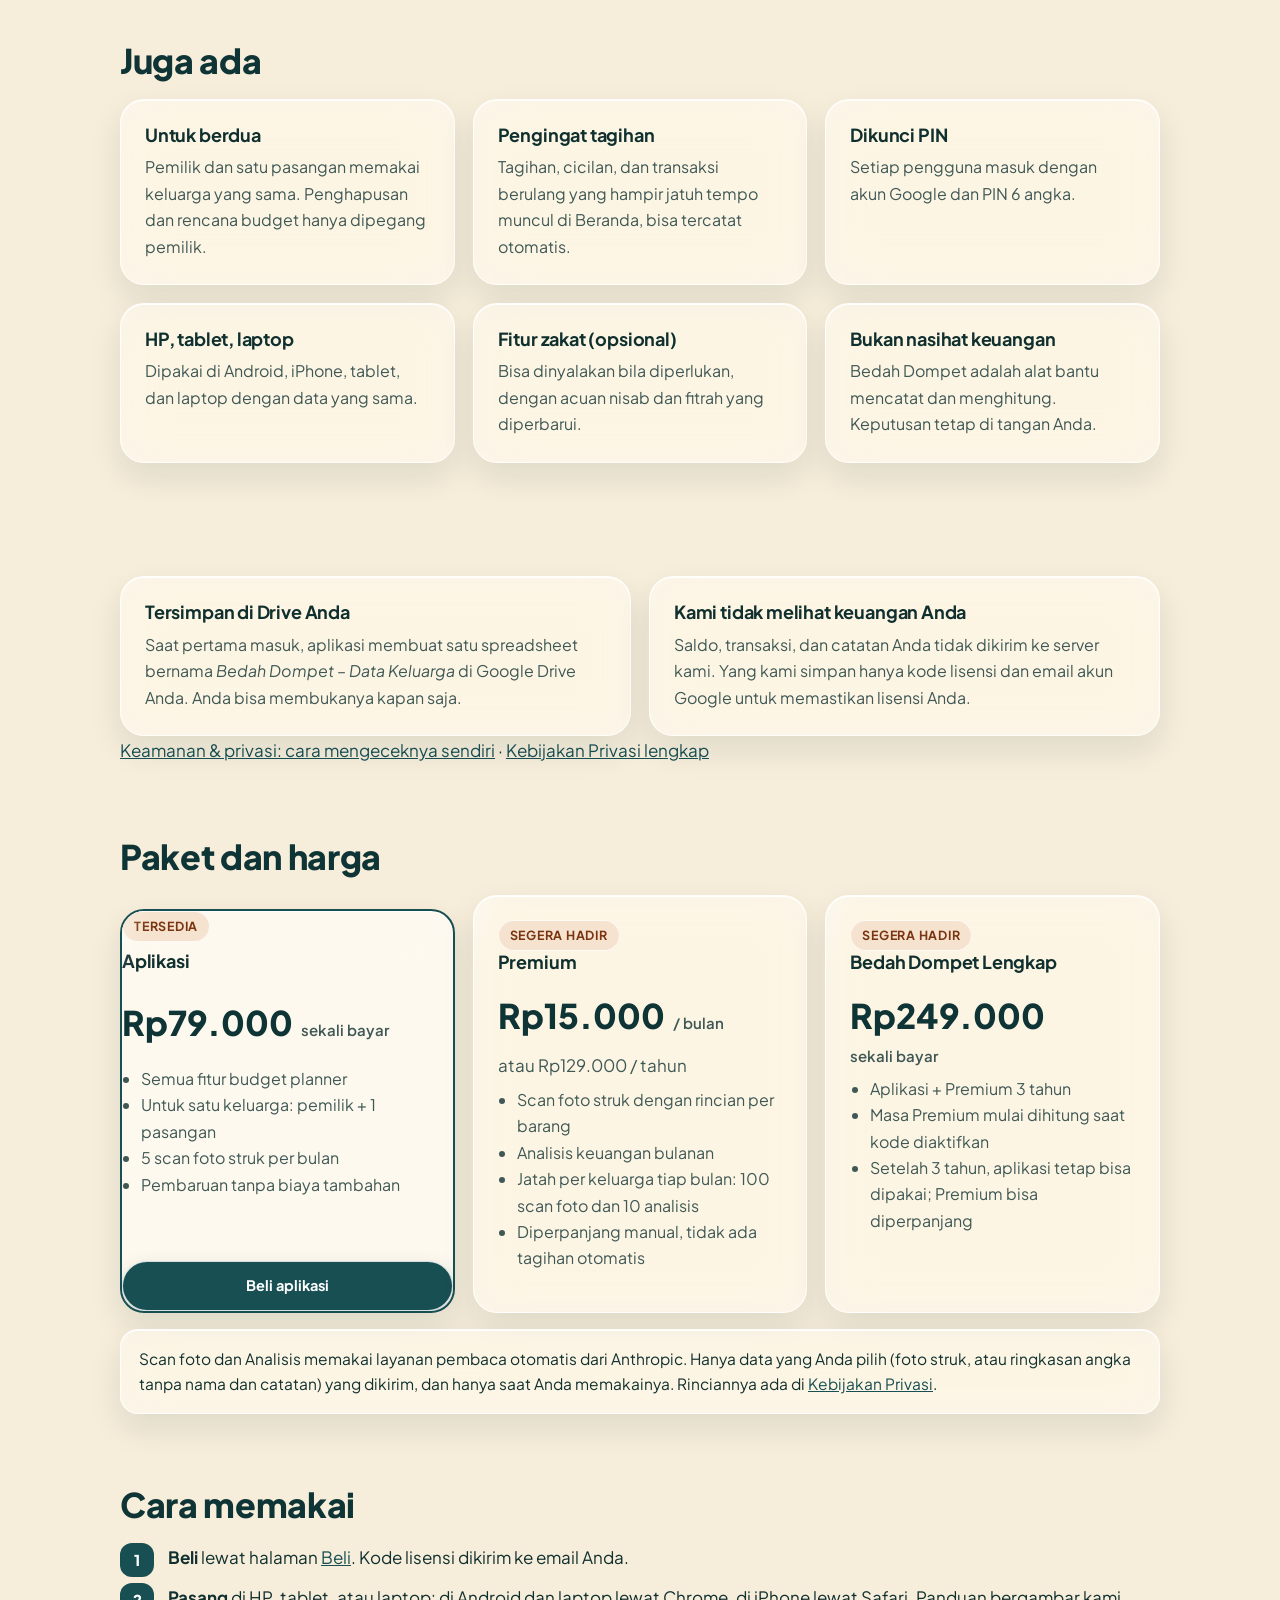
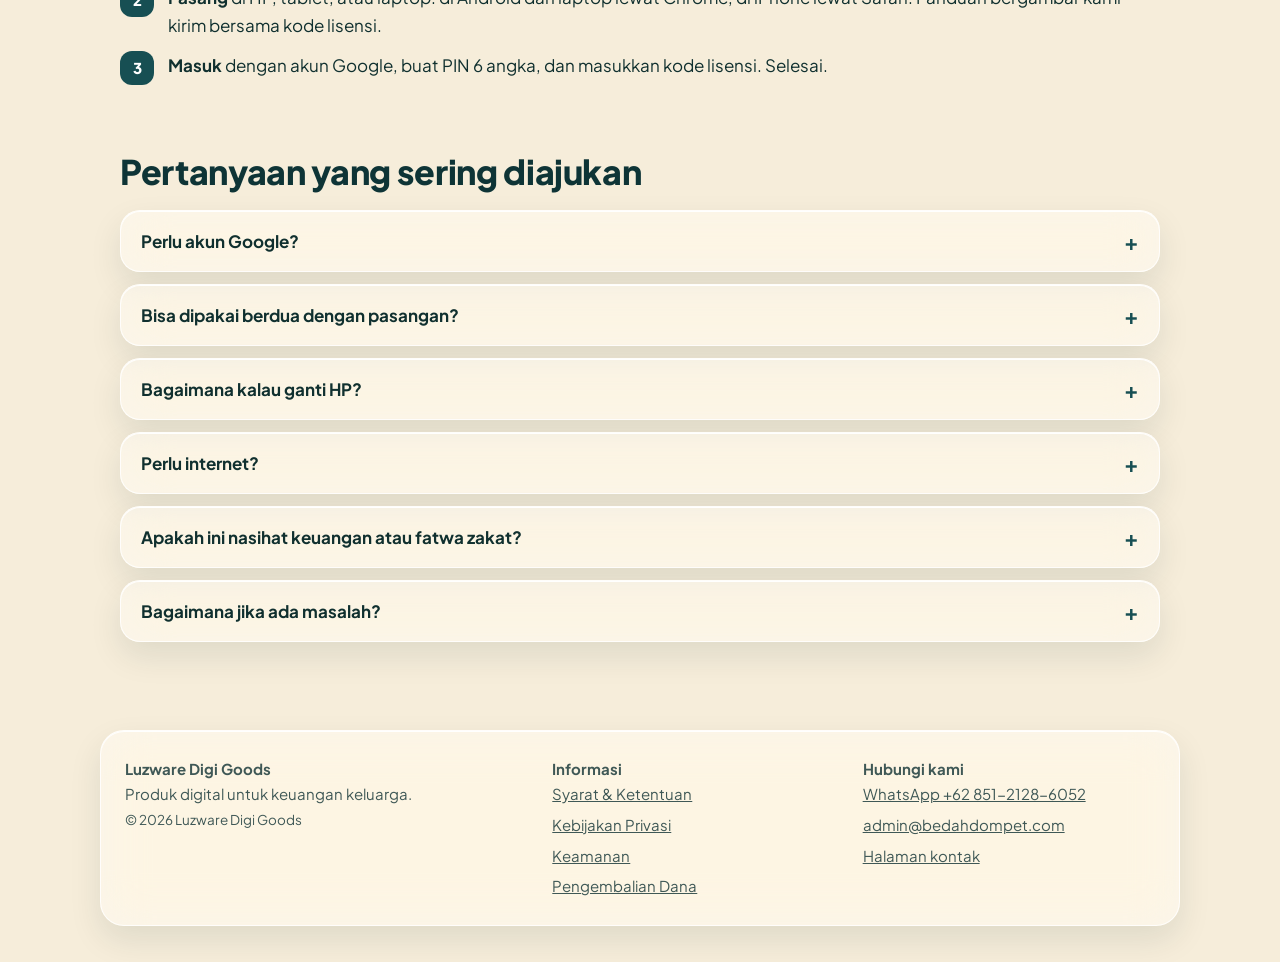
<file: produk/bedah-dompet/index.html>
<!doctype html>
<html lang="id">
<head>
<meta charset="utf-8">
<meta name="viewport" content="width=device-width, initial-scale=1">
<title>Bedah Dompet, budget planner keluarga | Luzware Digi Goods</title>
<meta name="description" content="Bedah Dompet: budget planner keluarga sekali bayar Rp79.000. Data tersimpan di Google Drive Anda sendiri. Dipakai di HP, tablet, dan laptop.">
<meta property="og:type" content="website">
<meta property="og:site_name" content="Luzware Digi Goods">
<meta property="og:locale" content="id_ID">
<meta property="og:title" content="Bedah Dompet, budget planner keluarga | Luzware Digi Goods">
<meta property="og:description" content="Bedah Dompet: budget planner keluarga sekali bayar Rp79.000. Data tersimpan di Google Drive Anda sendiri. Dipakai di HP, tablet, dan laptop.">
<meta property="og:url" content="https://bedahdompet.com/produk/bedah-dompet/">
<meta property="og:image" content="https://bedahdompet.com/gambar/og-bedah-dompet.jpg">
<meta property="og:image:width" content="1200">
<meta property="og:image:height" content="630">
<meta property="og:image:alt" content="Bedah Dompet, budget planner keluarga: Rp79.000 sekali bayar, data di Google Drive Anda sendiri">
<meta name="twitter:card" content="summary_large_image">
<meta name="theme-color" content="#F6EDDA">
<link rel="icon" href="/favicon.ico" sizes="any">
<link rel="icon" type="image/png" sizes="32x32" href="/favicon-32.png">
<link rel="apple-touch-icon" href="/apple-touch-icon.png">
<link rel="preconnect" href="https://fonts.googleapis.com">
<link rel="preconnect" href="https://fonts.gstatic.com" crossorigin>
<link href="https://fonts.googleapis.com/css2?family=Plus+Jakarta+Sans:wght@400;600;700;800&display=swap" rel="stylesheet">
<link rel="stylesheet" href="/gaya.css">
</head>
<body>
<header class="atas"><div class="wrap">
  <a class="merek" href="/"><img src="/gambar/luzware-logo.png" alt="" width="60" height="44">Luzware Digi Goods</a>
  <nav class="menu" aria-label="Menu utama"><a href="/produk/bedah-dompet/" aria-current="page">Bedah Dompet</a><a href="/beli/">Beli</a><a href="/kontak/">Kontak</a></nav>
</div></header>
<main>

<section class="hero"><div class="wrap">
  <div>
    <span class="label">Sekali bayar</span>
    <h1>Bedah Dompet</h1>
    <p class="lead">Dokter bedah merencanakan operasi dengan matang sebelum pisau pertama diangkat. Keuangan keluarga pun begitu: mulai dari perencanaan.</p>
    <p class="lead">Budget planner keluarga yang rapi, mudah, dan datanya tersimpan di <b>Google Drive Anda sendiri</b>.</p>
    <div class="tombol">
      <a class="btn utama" href="/beli/">Beli Rp79.000</a>
      <a class="btn kedua" href="#video">Tonton video</a>
    </div>
    <p class="muted tipis">Pembayaran sekali untuk aplikasi. Kode lisensi dikirim ke email setelah pembayaran.</p>
    <ul class="sorot" aria-label="Sorotan">
      <li><a href="#perangkat">Di HP, tablet, dan laptop</a></li>
      <li><a href="#scan">Catat dari foto struk <span>5 gratis/bulan</span></a></li>
    </ul>
  </div>
  <div class="ponsel" aria-label="Tampilan aplikasi">
    <img src="/gambar/app-beranda.webp" alt="Beranda Bedah Dompet: saldo total, kesehatan keuangan, sisa anggaran, dan yang perlu dicek" width="585" height="1266" loading="eager">
    <img src="/gambar/app-laporan.webp" alt="Laporan bulanan Bedah Dompet: tren 6 bulan, belanja, dan tabungan" width="585" height="1266" loading="lazy">
  </div>
</div></section>

<section id="video"><div class="wrap">
  <h2 style="margin-top:0">Kenalan dulu dengan Bedah Dompet</h2>
  <p class="muted">Ketuk video untuk memutarnya.</p>
  <div class="galeri-video">
    <figure class="kartu video"><video controls playsinline preload="none" poster="/video/sampul-reel-1-filosofi.webp" width="720" height="1280"><source src="/video/reel-1-filosofi.mp4" type="video/mp4"><track kind="captions" srclang="id" label="Indonesia" src="/video/reel-1-filosofi.vtt"></video><figcaption><b>Bedah dulu, baru belanja</b><span>Kenapa keuangan keluarga perlu direncanakan, seperti dokter merencanakan operasi</span></figcaption></figure>
    <figure class="kartu video"><video controls playsinline preload="none" poster="/video/sampul-reel-2-fitur.webp" width="720" height="1280"><source src="/video/reel-2-fitur.mp4" type="video/mp4"><track kind="captions" srclang="id" label="Indonesia" src="/video/reel-2-fitur.vtt"></video><figcaption><b>Semudah ini</b><span>Mencatat, membatalkan salah catat, dan melihat sisa anggaran</span></figcaption></figure>
    <figure class="kartu video"><video controls playsinline preload="none" poster="/video/sampul-reel-3-anggaran.webp" width="720" height="1280"><source src="/video/reel-3-anggaran.mp4" type="video/mp4"><track kind="captions" srclang="id" label="Indonesia" src="/video/reel-3-anggaran.vtt"></video><figcaption><b>Batas yang tidak bisa jebol</b><span>Membagi anggaran ke tiap kategori belanja</span></figcaption></figure>
  </div>
  <div class="galeri-video dua">
    <figure class="kartu video lebar"><video controls playsinline preload="none" poster="/video/sampul-motion-1-gaji.webp" width="720" height="900"><source src="/video/motion-1-gaji.mp4" type="video/mp4"></video><figcaption><b>Gaji habis sebelum akhir bulan?</b><span>Bagi dulu sebelum dipakai</span></figcaption></figure>
    <figure class="kartu video lebar"><video controls playsinline preload="none" poster="/video/sampul-motion-2-sisa-anggaran.webp" width="720" height="900"><source src="/video/motion-2-sisa-anggaran.mp4" type="video/mp4"></video><figcaption><b>Sisa anggaran selalu terlihat</b><span>Cek dulu sebelum belanja</span></figcaption></figure>
  </div>
</div></section>

<section id="perangkat"><div class="wrap">
  <h2 style="margin-top:0">Satu aplikasi di HP, tablet, dan laptop</h2>
  <p class="muted">Pasang di setiap perangkat, masuk dengan akun Google yang sama, dan datanya sama di semua layar karena tersimpan di Google Drive Anda. Pasangan bisa mencatat dari HP-nya sendiri.</p>
  <div class="panggung" aria-label="Bedah Dompet di laptop, tablet, dan HP">
    <figure class="laptop"><img src="/gambar/perangkat-laptop.webp" alt="Bedah Dompet di laptop: menu di samping, saldo total, sisa anggaran, yang perlu dicek, dan anggaran per kelompok" width="1440" height="900" loading="lazy" decoding="async"></figure>
    <figure class="tablet"><img src="/gambar/perangkat-tablet.webp" alt="Bedah Dompet di tablet: beranda dengan saldo, kesehatan keuangan, dan anggaran per kelompok" width="820" height="1180" loading="lazy" decoding="async"></figure>
    <figure class="hp"><img src="/gambar/perangkat-hp.webp" alt="Bedah Dompet di HP: saldo total, pemasukan, belanja, dan sisa anggaran" width="585" height="1266" loading="lazy" decoding="async"></figure>
  </div>
  <div class="grid tiga">
    <div class="kartu"><h3>HP Android dan iPhone</h3><p>Pasang lewat Chrome (Android) atau Safari (iPhone). Ikonnya ada di layar utama dan terbuka layar penuh, seperti aplikasi biasa.</p></div>
    <div class="kartu"><h3>Tablet dan iPad</h3><p>Layar lebih lega untuk melihat anggaran, laporan, dan yang perlu dicek sekaligus.</p></div>
    <div class="kartu"><h3>Laptop</h3><p>Menu di samping, nyaman untuk merapikan rencana budget di awal bulan. Pasang lewat Chrome atau Edge.</p></div>
  </div>
  <p class="muted tipis" style="margin-top:12px">Perlu internet, karena data dibaca dan ditulis ke Google Drive. Tampilan aplikasi memakai data contoh.</p>
</div></section>

<section id="scan"><div class="wrap">
  <div class="scan">
    <div class="scan-teks">
      <span class="label">Scan foto</span>
      <h2>Catat pengeluaran dari foto struk</h2>
      <p class="muted">Tidak perlu mengetik satu per satu. Foto struk belanja, lalu nominal, tanggal, nama toko, dan <b>rincian tiap barang</b> terisi sendiri, lengkap dengan saran kategorinya. Satu struk berisi belanja dapur dan perlengkapan rumah? Langsung dibagi per kategori dan dicatat bergantian.</p>
      <ul class="centang">
        <li><b>5 scan foto per bulan</b> sudah termasuk paket Aplikasi; <b>100 per bulan</b> dengan Premium. Jatah per keluarga, dipakai bersama pasangan</li>
        <li>Foto hanya dikirim untuk dibaca, tidak disimpan</li>
        <li>Hasil baca bisa keliru, jadi setiap bagian tampil untuk dicek dulu sebelum disimpan</li>
        <li>Untuk pengeluaran. Pemasukan dicatat lewat tab Masuk, cukup beberapa ketukan</li>
      </ul>
      <p class="muted tipis">Premium Rp15.000/bulan atau Rp129.000/tahun (juga termasuk di paket Lengkap): 100 scan foto per bulan dan Analisis keuangan bulanan.</p>
      <div class="tombol"><a class="btn kedua" href="#harga">Lihat paket Premium</a></div>
    </div>
    <ol class="scan-langkah">
      <li><img src="/gambar/scan-1-catat.webp" alt="Lembar Catat transaksi dengan tombol Isi dari foto struk" width="585" height="1266" loading="lazy" decoding="async"><b>1. Ketuk "Isi dari foto struk"</b><span>lalu foto struknya</span></li>
      <li><img src="/gambar/scan-2-foto.webp" alt="Hasil scan: total struk Rp98.500 dibagi ke Makan dan Dapur Rp84.500 serta Rumah Tangga Rp14.000, lengkap dengan rincian barang" width="585" height="1266" loading="lazy" decoding="async"><b>2. Rincian dibagi per kategori</b><span>beras dan telur ke dapur, sabun ke rumah tangga</span></li>
      <li><img src="/gambar/scan-3-hasil.webp" alt="Lembar Catat bagian 1 dari 2: nominal Rp84.500, kategori Makan dan Dapur, rincian barang di catatan" width="585" height="1266" loading="lazy" decoding="async"><b>3. Cek, lalu simpan</b><span>bagian berikutnya terbuka sendiri</span></li>
    </ol>
  </div>
</div></section>

<section id="fitur"><div class="wrap">
  <h2 style="margin-top:0">Jelajahi fiturnya</h2>
  <p class="muted">Tampilan asli aplikasi di HP. Pilih fitur untuk melihatnya.</p>
  <div class="tur">
  <div class="tur-tab" role="tablist" aria-label="Fitur Bedah Dompet" hidden><button type="button" role="tab" id="tab-catat" aria-controls="tur-catat" aria-selected="false">Catat</button><button type="button" role="tab" id="tab-rencana" aria-controls="tur-rencana" aria-selected="false">Rencana</button><button type="button" role="tab" id="tab-batas" aria-controls="tur-batas" aria-selected="false">Batas</button><button type="button" role="tab" id="tab-kesehatan" aria-controls="tur-kesehatan" aria-selected="false">Kesehatan</button><button type="button" role="tab" id="tab-tabungan" aria-controls="tur-tabungan" aria-selected="false">Tabungan</button><button type="button" role="tab" id="tab-piutang" aria-controls="tur-piutang" aria-selected="false">Utang-piutang</button><button type="button" role="tab" id="tab-laporan" aria-controls="tur-laporan" aria-selected="false">Laporan</button></div>
  <article class="tur-panel" id="tur-catat" role="tabpanel" aria-labelledby="tab-catat" data-tab="Catat">
    <div class="tur-teks"><span class="label">1 / 7</span><h3>Catat dalam beberapa detik</h3><p>Tab Keluar, Masuk, Menabung, dan Bayar dalam satu lembar. Nominal cukup diketuk, kategori yang terakhir dipakai sudah menunggu.</p><ul class="centang"><li>Tombol cepat +10rb, +25rb, +50rb, +100rb</li><li>Per dompet: tunai, rekening, e-wallet</li><li>Salah catat? Ketuk <b>Batalkan</b> dalam 5 detik</li></ul></div>
    <div class="tur-layar"><img src="/gambar/fitur-catat.webp" alt="Lembar Catat transaksi: tab Keluar, Masuk, Menabung, Bayar, nominal Rp45.000, dan tombol cepat" width="585" height="1266" loading="lazy" decoding="async"><img src="/gambar/fitur-batalkan.webp" alt="Beranda dengan pemberitahuan Transaksi tercatat dan tombol Batalkan" width="585" height="1266" loading="lazy" decoding="async"></div>
  </article>
  <article class="tur-panel" id="tur-rencana" role="tabpanel" aria-labelledby="tab-rencana" data-tab="Rencana">
    <div class="tur-teks"><span class="label">2 / 7</span><h3>Bagi gaji sebelum dipakai</h3><p>Pilih metode budget yang cocok untuk keluarga Anda, lalu lihat sisa anggaran dan laju harian kapan saja.</p><ul class="centang"><li>5 metode: 50/30/20, 40/30/20/10, Bayar diri sendiri dulu, Amplop, Kakeibo</li><li>Sisa anggaran dan laju belanja harian</li><li>Bisa ganti metode kapan saja</li></ul></div>
    <div class="tur-layar"><img src="/gambar/fitur-metode.webp" alt="Lembar Rencana budget dengan lima pilihan metode" width="585" height="1266" loading="lazy" decoding="async"><img src="/gambar/fitur-anggaran.webp" alt="Halaman Anggaran: rencana belanja, sisa anggaran, dan pembagian Kebutuhan, Keinginan, Tabungan" width="585" height="1266" loading="lazy" decoding="async"></div>
  </article>
  <article class="tur-panel" id="tur-batas" role="tabpanel" aria-labelledby="tab-batas" data-tab="Batas">
    <div class="tur-teks"><span class="label">3 / 7</span><h3>Batas kategori yang tidak bisa jebol</h3><p>Batas tiap kategori dibagi dari anggaran kelompoknya. Sisa yang belum dibagi langsung berkurang saat Anda mengetik.</p><ul class="centang"><li>Penggeser dan tombol Pakai semua sisa</li><li>Batas melebihi sisa otomatis ditolak</li><li>Bulan lalu tetap dinilai dengan rencana saat itu</li></ul></div>
    <div class="tur-layar"><img src="/gambar/fitur-batas.webp" alt="Lembar batas kategori Makan dan Dapur: anggaran Kebutuhan, sisa yang belum dibagi, dan penggeser" width="585" height="1266" loading="lazy" decoding="async"><img src="/gambar/fitur-bulan-lalu.webp" alt="Anggaran bulan lalu yang dinilai dengan rencana saat itu" width="585" height="1266" loading="lazy" decoding="async"></div>
  </article>
  <article class="tur-panel" id="tur-kesehatan" role="tabpanel" aria-labelledby="tab-kesehatan" data-tab="Kesehatan">
    <div class="tur-teks"><span class="label">4 / 7</span><h3>Skor kesehatan keuangan 0–100</h3><p>Satu angka untuk melihat kondisi keuangan bulan ini dengan jujur, lengkap dengan rinciannya.</p><ul class="centang"><li>Belanja dibanding laju, dana darurat, rasio tabungan</li><li>Kewajiban terlambat dan batas anggaran yang terlewat</li><li>Saran bagian yang paling berpengaruh</li></ul></div>
    <div class="tur-layar"><img src="/gambar/fitur-kesehatan.webp" alt="Rincian kesehatan keuangan 73 dari 100" width="585" height="1266" loading="lazy" decoding="async"></div>
  </article>
  <article class="tur-panel" id="tur-tabungan" role="tabpanel" aria-labelledby="tab-tabungan" data-tab="Tabungan">
    <div class="tur-teks"><span class="label">5 / 7</span><h3>Tabungan, dana darurat, dan cicilan</h3><p>Tetapkan target, catat setoran, dan lihat seberapa dekat tujuan Anda. Cicilan tampil lengkap dengan sisanya.</p><ul class="centang"><li>Rencana setoran per bulan untuk tiap target</li><li>Dana darurat: berapa bulan pengeluaran sudah aman</li><li>Cicilan: bayar per bulan atau Lunasi sekaligus</li></ul></div>
    <div class="tur-layar"><img src="/gambar/fitur-tabungan.webp" alt="Target tabungan Umroh keluarga dengan rencana setoran" width="585" height="1266" loading="lazy" decoding="async"><img src="/gambar/fitur-cicilan.webp" alt="Daftar cicilan dengan sisa dan perkiraan lunas" width="585" height="1266" loading="lazy" decoding="async"></div>
  </article>
  <article class="tur-panel" id="tur-piutang" role="tabpanel" aria-labelledby="tab-piutang" data-tab="Utang-piutang">
    <div class="tur-teks"><span class="label">6 / 7</span><h3>Utang-piutang tidak terlupa</h3><p>Catat siapa berhutang kepada siapa, lengkap dengan sisa, janji bayar, dan jatuh temponya.</p><ul class="centang"><li>Pengingat jatuh tempo di Beranda</li><li>Ingatkan lewat WhatsApp dengan satu ketukan</li><li>Catat pembayaran sebagian</li></ul></div>
    <div class="tur-layar"><img src="/gambar/fitur-piutang.webp" alt="Piutang Andi dengan sisa, janji bayar, dan tombol Ingatkan lewat WhatsApp" width="585" height="1266" loading="lazy" decoding="async"></div>
  </article>
  <article class="tur-panel" id="tur-laporan" role="tabpanel" aria-labelledby="tab-laporan" data-tab="Laporan">
    <div class="tur-teks"><span class="label">7 / 7</span><h3>Laporan bulanan dan tahunan</h3><p>Lihat tren 6 bulan, ke mana uang pergi, dan berapa yang berhasil ditabung.</p><ul class="centang"><li>Belanja per kategori dan per kelompok</li><li>Laporan tahunan</li><li>Bisa diunduh (PDF/Excel)</li></ul></div>
    <div class="tur-layar"><img src="/gambar/fitur-laporan.webp" alt="Laporan bulanan dengan tren 6 bulan" width="585" height="1266" loading="lazy" decoding="async"></div>
  </article>
  </div>
  <p class="muted tipis" style="margin-top:12px">Tampilan aplikasi memakai data contoh.</p>
</div></section>

<section><div class="wrap">
  <h2 style="margin-top:0">Juga ada</h2>
  <div class="grid tiga"><div class="kartu"><h3>Untuk berdua</h3><p>Pemilik dan satu pasangan memakai keluarga yang sama. Penghapusan dan rencana budget hanya dipegang pemilik.</p></div><div class="kartu"><h3>Pengingat tagihan</h3><p>Tagihan, cicilan, dan transaksi berulang yang hampir jatuh tempo muncul di Beranda, bisa tercatat otomatis.</p></div><div class="kartu"><h3>Dikunci PIN</h3><p>Setiap pengguna masuk dengan akun Google dan PIN 6 angka.</p></div><div class="kartu"><h3>HP, tablet, laptop</h3><p>Dipakai di Android, iPhone, tablet, dan laptop dengan data yang sama.</p></div><div class="kartu"><h3>Fitur zakat (opsional)</h3><p>Bisa dinyalakan bila diperlukan, dengan acuan nisab dan fitrah yang diperbarui.</p></div><div class="kartu"><h3>Bukan nasihat keuangan</h3><p>Bedah Dompet adalah alat bantu mencatat dan menghitung. Keputusan tetap di tangan Anda.</p></div></div>
</div></section>

<section><div class="wrap">
  <h2 style="margin-top:0">Data Anda tetap milik Anda</h2>
  <div class="grid dua">
    <div class="kartu"><h3>Tersimpan di Drive Anda</h3><p>Saat pertama masuk, aplikasi membuat satu spreadsheet bernama <i>Bedah Dompet – Data Keluarga</i> di Google Drive Anda. Anda bisa membukanya kapan saja.</p></div>
    <div class="kartu"><h3>Kami tidak melihat keuangan Anda</h3><p>Saldo, transaksi, dan catatan Anda tidak dikirim ke server kami. Yang kami simpan hanya kode lisensi dan email akun Google untuk memastikan lisensi Anda.</p></div>
  </div>
  <p><a href="/keamanan/">Keamanan &amp; privasi: cara mengeceknya sendiri</a> · <a href="/kebijakan-privasi/">Kebijakan Privasi lengkap</a></p>
</div></section>

<section id="ulasan" hidden><div class="wrap">
  <h2 style="margin-top:0">Kata pembeli</h2>
  <p class="muted" id="ringkasUlasan"></p>
  <div class="grid tiga" id="daftarUlasan"></div>
  <p class="muted" style="font-size:14px">Ulasan dikirim pembeli dari dalam aplikasi. Rata-rata bintang dihitung dari semua ulasan; yang ditampilkan di sini hanya ulasan yang pembelinya mengizinkan, dengan nama depan saja.</p>
</div></section>

<section id="harga"><div class="wrap">
  <h2 style="margin-top:0">Paket dan harga</h2>
  <div class="grid tiga">
    <div class="kartu paket sorot">
      <span class="label">Tersedia</span>
      <h3>Aplikasi</h3>
      <div class="harga">Rp79.000 <small>sekali bayar</small></div>
      <ul><li>Semua fitur budget planner</li><li>Untuk satu keluarga: pemilik + 1 pasangan</li><li>5 scan foto struk per bulan</li><li>Pembaruan tanpa biaya tambahan</li></ul>
      <a class="btn utama" href="/beli/">Beli aplikasi</a>
    </div>
    <div class="kartu paket">
      <span class="label" data-segera="premium_bulan">Segera hadir</span>
      <h3>Premium</h3>
      <div class="harga">Rp15.000 <small>/ bulan</small></div>
      <div class="muted" style="margin-bottom:8px">atau Rp129.000 / tahun</div>
      <ul><li>Scan foto struk dengan rincian per barang</li><li>Analisis keuangan bulanan</li><li>Jatah per keluarga tiap bulan: 100 scan foto dan 10 analisis</li><li>Diperpanjang manual, tidak ada tagihan otomatis</li></ul>
      <a class="btn kedua" href="/beli/?paket=premium_bulan" data-jual="premium_bulan" hidden>Berlangganan Premium</a>
    </div>
    <div class="kartu paket">
      <span class="label" data-segera="lengkap">Segera hadir</span>
      <h3>Bedah Dompet Lengkap</h3>
      <div class="harga">Rp249.000 <small>sekali bayar</small></div>
      <ul><li>Aplikasi + Premium 3 tahun</li><li>Masa Premium mulai dihitung saat kode diaktifkan</li><li>Setelah 3 tahun, aplikasi tetap bisa dipakai; Premium bisa diperpanjang</li></ul>
      <a class="btn kedua" href="/beli/?paket=lengkap" data-jual="lengkap" hidden>Beli Lengkap</a>
    </div>
  </div>
  <p class="cat" style="margin-top:16px">Scan foto dan Analisis memakai layanan pembaca otomatis dari Anthropic. Hanya data yang Anda pilih (foto struk, atau ringkasan angka tanpa nama dan catatan) yang dikirim, dan hanya saat Anda memakainya. Rinciannya ada di <a href="/kebijakan-privasi/#premium">Kebijakan Privasi</a>.</p>
</div></section>

<section><div class="wrap">
  <h2 style="margin-top:0">Cara memakai</h2>
  <ol class="langkah">
    <li><b>Beli</b> lewat halaman <a href="/beli/">Beli</a>. Kode lisensi dikirim ke email Anda.</li>
    <li><b>Pasang</b> di HP, tablet, atau laptop: di Android dan laptop lewat Chrome, di iPhone lewat Safari. Panduan bergambar kami kirim bersama kode lisensi.</li>
    <li><b>Masuk</b> dengan akun Google, buat PIN 6 angka, dan masukkan kode lisensi. Selesai.</li>
  </ol>
</div></section>

<section><div class="wrap">
  <h2 style="margin-top:0">Pertanyaan yang sering diajukan</h2>
  <details><summary>Perlu akun Google?</summary><p>Ya. Data keluarga disimpan di Google Drive, jadi Anda perlu akun Google (Gmail). Aplikasi hanya dapat membuka file yang dibuatnya sendiri, tidak seluruh isi Drive Anda.</p></details>
  <details><summary>Bisa dipakai berdua dengan pasangan?</summary><p>Bisa. Satu lisensi untuk satu keluarga: pemilik dan satu pasangan. Pasangan boleh menambah dan mengubah catatan; menghapus dan mengubah rencana budget hanya oleh pemilik.</p></details>
  <details><summary>Bagaimana kalau ganti HP?</summary><p>Pasang lagi di HP baru, masuk dengan akun Google yang sama, dan data Anda muncul kembali karena tersimpan di Drive Anda.</p></details>
  <details><summary>Perlu internet?</summary><p>Ya, karena data dibaca dan ditulis ke Google Drive.</p></details>
  <details><summary>Apakah ini nasihat keuangan atau fatwa zakat?</summary><p>Bukan. Bedah Dompet adalah alat bantu mencatat dan menghitung. Untuk keputusan keuangan dan zakat, tetap rujuk ahli atau lembaga amil yang Anda percaya.</p></details>
  <details><summary>Bagaimana jika ada masalah?</summary><p>Hubungi kami lewat <a href="/kontak/">halaman kontak</a>. Aplikasi juga punya menu Bantuan untuk mengirim laporan masalah. Kebijakan pengembalian dana ada <a href="/pengembalian-dana/">di sini</a>.</p></details>
</div></section>

</main>
<script src="/beli/pesan.js"></script>
<script>siapkanProduk(); siapkanUlasan();</script>
<footer class="bawah"><div class="wrap">
  <div><b>Luzware Digi Goods</b><br>Produk digital untuk keuangan keluarga.<br><span class="tipis">&copy; 2026 Luzware Digi Goods</span></div>
  <div><b>Informasi</b><ul>
    <li><a href="/syarat-ketentuan/">Syarat &amp; Ketentuan</a></li>
    <li><a href="/kebijakan-privasi/">Kebijakan Privasi</a></li>
    <li><a href="/keamanan/">Keamanan</a></li>
    <li><a href="/pengembalian-dana/">Pengembalian Dana</a></li></ul></div>
  <div><b>Hubungi kami</b><ul>
    <li><a href="https://wa.me/6285121286052">WhatsApp +62 851-2128-6052</a></li>
    <li><a href="mailto:admin@bedahdompet.com">admin@bedahdompet.com</a></li>
    <li><a href="/kontak/">Halaman kontak</a></li></ul></div>
</div></footer>
<script src="/gerak.js" defer></script>
</body>
</html>
</file>
<file: gaya.css>
/* Luzware Digi Goods: gaya Liquid Glass (kaca bening di atas latar krem berwarna).
   Semua gerakan mati untuk pengunjung yang memilih "kurangi gerakan"; efek buram diperingan di layar kecil. */
:root{--bg:#F6EDDA;--fg:#10302F;--muted:#3F5856;--line:rgba(16,48,47,.13);--acc:#174F53;--acc-d:#0E3436;--on-acc:#fff;
  --kaca:rgba(255,255,255,.46);--kaca-kuat:rgba(255,255,255,.66);--tepi:rgba(255,255,255,.82);--kilap:rgba(255,255,255,.95);
  --label-bg:#F6E3CF;--label-fg:#7A3410;--soft:rgba(255,255,255,.55);--bayang:0 14px 32px rgba(16,48,47,.10);--bayang-naik:0 26px 50px rgba(16,48,47,.18);
  --gumpal1:rgba(47,143,146,.55);--gumpal2:rgba(233,164,110,.55);--gumpal3:rgba(23,79,83,.30);--buram:24px;color-scheme:light}
@media(prefers-color-scheme:dark){:root{--bg:#0B1F21;--fg:#E8F1F0;--muted:#A9C0BE;--line:rgba(255,255,255,.13);--acc:#7FC6C8;--acc-d:#B9E3E4;--on-acc:#062224;
  --kaca:rgba(255,255,255,.07);--kaca-kuat:rgba(255,255,255,.12);--tepi:rgba(255,255,255,.17);--kilap:rgba(255,255,255,.22);
  --label-bg:rgba(241,229,199,.13);--label-fg:#F1E5C7;--soft:rgba(255,255,255,.08);--bayang:0 14px 32px rgba(0,0,0,.28);--bayang-naik:0 26px 50px rgba(0,0,0,.4);
  --gumpal1:rgba(47,143,146,.45);--gumpal2:rgba(200,112,58,.30);--gumpal3:rgba(241,229,199,.10);color-scheme:dark}}
@media(max-width:700px){:root{--buram:14px}}
*{box-sizing:border-box}
[hidden]{display:none!important}
html{scroll-behavior:smooth}
body{margin:0;background:var(--bg);color:var(--fg);font:17px/1.65 "Plus Jakarta Sans",system-ui,-apple-system,"Segoe UI",Roboto,sans-serif;-webkit-text-size-adjust:100%;position:relative;min-height:100vh;overflow-x:clip}

/* Latar: tiga gumpalan warna yang hanyut pelan (gradien radial: lebih ringan daripada filter blur) */
body::before,body::after,html::before{content:"";position:fixed;z-index:-1;border-radius:50%;pointer-events:none;will-change:transform}
html::before{width:70vmax;height:70vmax;left:-25vmax;top:-25vmax;background:radial-gradient(circle,var(--gumpal1),transparent 65%);animation:hanyut1 22s ease-in-out infinite}
body::before{width:60vmax;height:60vmax;right:-22vmax;top:18vh;background:radial-gradient(circle,var(--gumpal2),transparent 65%);animation:hanyut2 26s ease-in-out infinite}
body::after{width:65vmax;height:65vmax;left:20vw;bottom:-35vmax;background:radial-gradient(circle,var(--gumpal3),transparent 65%);animation:hanyut1 30s ease-in-out -8s infinite}
@keyframes hanyut1{0%,100%{transform:translate(0,0) scale(1)}50%{transform:translate(6vw,5vh) scale(1.1)}}
@keyframes hanyut2{0%,100%{transform:translate(0,0) scale(1)}50%{transform:translate(-7vw,4vh) scale(.92)}}

a{color:var(--acc)}
a:hover{color:var(--acc-d)}
img{max-width:100%;height:auto}
.wrap{max-width:1080px;margin:0 auto;padding:0 20px}
.baca{max-width:740px;margin:0 auto;padding:0 20px}

/* Kaca: dipakai menu atas, kartu, tanya-jawab, kaki halaman */
header.atas .wrap,.kartu,details,footer.bawah .wrap,.opsi,.cat,input,select,textarea{background:var(--kaca);-webkit-backdrop-filter:blur(var(--buram)) saturate(170%);backdrop-filter:blur(var(--buram)) saturate(170%);border:1px solid var(--tepi);box-shadow:inset 0 1px 0 var(--kilap),var(--bayang)}
@supports not ((backdrop-filter:blur(1px)) or (-webkit-backdrop-filter:blur(1px))){header.atas .wrap,.kartu,details,footer.bawah .wrap,.opsi,.cat,input,select,textarea{background:var(--kaca-kuat)}}

header.atas{position:sticky;top:0;z-index:10;padding:12px 0 0}
@media(max-width:700px){header.atas{position:relative}}
section[id],h2[id]{scroll-margin-top:96px}
header.atas .wrap{display:flex;align-items:center;gap:16px;min-height:60px;flex-wrap:wrap;padding:8px 12px 8px 16px;border-radius:22px;max-width:1080px;width:calc(100% - 32px)}
.merek{display:flex;align-items:center;gap:10px;font-weight:800;color:var(--fg);text-decoration:none}
.merek img{height:44px;width:auto}
@media(prefers-color-scheme:dark){.merek img{filter:drop-shadow(0 0 .6px #fff) drop-shadow(0 0 .6px #fff) drop-shadow(0 0 4px rgba(255,255,255,.35))}}
nav.menu{margin-left:auto;display:flex;gap:6px 6px;flex-wrap:wrap;font-size:15px}
nav.menu a{color:var(--muted);text-decoration:none;font-weight:700;padding:8px 14px;border-radius:14px;transition:background-color .25s,color .25s}
nav.menu a:hover{background:var(--soft);color:var(--fg)}
nav.menu a[aria-current]{background:var(--kaca-kuat);color:var(--acc);box-shadow:inset 0 0 0 1px var(--tepi)}
/* Menu HP: tombol Menu + daftar turun (diaktifkan gerak.js) */
.tombol-menu{display:none}
@media(max-width:700px){
  html.menu-hp header.atas .wrap{position:relative;flex-wrap:nowrap}
  html.menu-hp .tombol-menu{display:inline-flex;align-items:center;gap:8px;margin-left:auto;font:inherit;font-size:15px;font-weight:700;color:var(--fg);background:var(--soft);border:1px solid var(--tepi);border-radius:14px;padding:8px 12px;cursor:pointer;min-height:44px}
  .tombol-menu svg path{stroke:currentColor;stroke-width:2;stroke-linecap:round;fill:none;transform-origin:12px 12px;transition:transform .25s,opacity .2s}
  header.atas.buka .tombol-menu svg .g1{transform:translateY(5px) rotate(45deg)}
  header.atas.buka .tombol-menu svg .g2{opacity:0}
  header.atas.buka .tombol-menu svg .g3{transform:translateY(-5px) rotate(-45deg)}
  html.menu-hp nav.menu{position:absolute;top:calc(100% + 8px);right:0;min-width:220px;flex-direction:column;flex-wrap:nowrap;gap:2px;padding:8px;border-radius:18px;
    /* padat: efek buram bertumpuk di dalam kaca header tidak berjalan di Chrome, isi halaman jadi tembus */
    background:#FBF6EC;border:1px solid var(--tepi);box-shadow:inset 0 1px 0 var(--kilap),var(--bayang-naik);
    opacity:0;visibility:hidden;transform:translateY(-6px) scale(.98);transform-origin:top right}
  html.menu-hp header.atas.tutup nav.menu{transition:opacity .2s,transform .2s,visibility 0s .2s}
  html.menu-hp header.atas.buka nav.menu{opacity:1;visibility:visible;transform:none;transition:opacity .2s,transform .2s}
  html.menu-hp nav.menu a{padding:12px 14px;font-size:16px}
}
@media(prefers-color-scheme:dark) and (max-width:700px){html.menu-hp nav.menu{background:#0E2628}}

h1,h2,h3{line-height:1.2;margin:0 0 .5em;letter-spacing:-.01em}
h1{font-size:clamp(32px,5.4vw,54px);font-weight:800;letter-spacing:-.02em;color:var(--acc-d)}
h2{font-size:clamp(24px,3.6vw,34px);font-weight:800;margin-top:1.6em;color:var(--acc-d)}
h3{font-size:19px;margin-top:1.4em}
@media(prefers-color-scheme:dark){h1,h2{color:var(--fg)}}
p,ul,ol{margin:0 0 1em}
.muted{color:var(--muted)}
.hero{padding:56px 0 36px}
.hero .wrap{display:grid;gap:36px;align-items:center}
@media(min-width:860px){.hero .wrap{grid-template-columns:1.1fr .9fr}}
.hero p.lead{font-size:19px;color:var(--muted);max-width:34em}
.tombol{display:flex;gap:12px;flex-wrap:wrap;margin:24px 0 8px}

.btn{display:inline-flex;align-items:center;justify-content:center;min-height:50px;padding:0 24px;border-radius:16px;font-weight:700;text-decoration:none;border:0;cursor:pointer;font-size:16px;font-family:inherit;transition:transform .2s cubic-bezier(.2,.8,.2,1),box-shadow .2s,background-color .2s}
.btn.utama{background:var(--acc);color:var(--on-acc);box-shadow:0 8px 20px rgba(16,48,47,.2)}
.btn.utama:hover{color:var(--on-acc);transform:translateY(-2px);box-shadow:0 14px 28px rgba(16,48,47,.28)}
.btn.kedua{background:var(--kaca);color:var(--fg);-webkit-backdrop-filter:blur(16px);backdrop-filter:blur(16px);box-shadow:inset 0 0 0 1px var(--tepi)}
.btn.kedua:hover{color:var(--fg);transform:translateY(-2px);background:var(--kaca-kuat)}
.btn:active{transform:scale(.97)}
.kode-lisensi .kode-besar{margin:.2em 0 0;font:800 clamp(26px,8vw,34px)/1.2 ui-monospace,"SF Mono",Menlo,Consolas,monospace;letter-spacing:.06em;color:var(--acc);user-select:all;word-break:break-all}
.btn:focus-visible,a:focus-visible,summary:focus-visible,input:focus-visible{outline:3px solid var(--acc);outline-offset:3px}
.btn[aria-disabled=true],.btn:disabled{opacity:.6;pointer-events:none}

/* Tangkapan layar aplikasi dalam bingkai kaca yang mengapung */
.ponsel{display:flex;justify-content:center;gap:18px}
.ponsel img{width:min(44%,230px);border-radius:30px;border:9px solid var(--kaca-kuat);box-shadow:0 0 0 1px var(--tepi),0 30px 60px rgba(16,48,47,.2);animation:apung 6s ease-in-out infinite}
.ponsel img:nth-child(2){margin-top:48px;animation-duration:7s;animation-delay:-2s}
@keyframes apung{0%,100%{transform:translateY(0)}50%{transform:translateY(-14px)}}

section{padding:28px 0}
.kartu{position:relative;overflow:hidden;border-radius:24px;padding:24px;transition:transform .35s cubic-bezier(.2,.8,.2,1),box-shadow .35s}
.kartu::after{content:"";position:absolute;top:0;left:0;width:40%;height:100%;background:linear-gradient(90deg,transparent,rgba(255,255,255,.5),transparent);transform:translateX(-130%) skewX(-20deg);pointer-events:none}
@media(hover:hover){.grid .kartu:hover{transform:translateY(-6px);box-shadow:inset 0 1px 0 var(--kilap),var(--bayang-naik)}.grid .kartu:hover::after{animation:kilau .9s ease-out}}
@keyframes kilau{to{transform:translateX(280%) skewX(-20deg)}}
.grid{display:grid;gap:18px}
@media(min-width:720px){.grid.dua{grid-template-columns:1fr 1fr}.grid.tiga{grid-template-columns:repeat(3,1fr)}}
.grid .kartu h3{margin-top:0;font-size:18px}
.grid .kartu p{margin:0;color:var(--muted);font-size:16px}
.harga{font-size:34px;font-weight:800;color:var(--acc-d);margin:.2em 0;display:flex;flex-wrap:wrap;align-items:baseline;column-gap:8px}
@media(prefers-color-scheme:dark){.harga{color:var(--fg)}}
.harga small{font-size:15px;font-weight:600;color:var(--muted)}
.paket{display:flex;flex-direction:column}
.paket .btn{margin-top:auto}
.paket .label{align-self:flex-start}
.harga small{white-space:nowrap}
.paket.sorot{border:2px solid var(--acc);background:var(--kaca-kuat)}
.label{display:inline-block;font-size:12.5px;font-weight:700;letter-spacing:.06em;text-transform:uppercase;background:var(--label-bg);color:var(--label-fg);padding:5px 12px;border-radius:99px;box-shadow:inset 0 0 0 1px var(--tepi)}
.paket ul{padding-left:1.2em;color:var(--muted);font-size:16px}
.cat{border-radius:18px;padding:16px 18px;font-size:15.5px}
details{border-radius:20px;padding:16px 20px;margin-bottom:12px;transition:background-color .25s}
details[open]{background:var(--kaca-kuat)}
summary{font-weight:700;cursor:pointer;list-style:none;display:flex;justify-content:space-between;gap:12px;align-items:center}
summary::-webkit-details-marker{display:none}
summary::after{content:"+";font-size:22px;line-height:1;color:var(--acc);transition:transform .3s cubic-bezier(.2,.8,.2,1)}
details[open] summary::after{transform:rotate(45deg)}
details p{margin:.7em 0 0;color:var(--muted)}
details[open] p{animation:naik .45s cubic-bezier(.2,.8,.2,1) both}

footer.bawah{margin-top:48px;padding:0 0 36px;font-size:15px;color:var(--muted)}
footer.bawah .wrap{display:grid;gap:18px;border-radius:24px;padding:26px 24px;width:calc(100% - 32px)}
@media(min-width:760px){footer.bawah .wrap{grid-template-columns:1.4fr 1fr 1fr}}
footer.bawah a{color:var(--muted)}
footer.bawah a:hover{color:var(--fg)}
footer.bawah ul{list-style:none;padding:0;margin:0;display:grid;gap:6px}
.tipis{font-size:13.5px}
table{border-collapse:separate;border-spacing:0;width:100%;margin:0 0 1.2em;font-size:16px;background:var(--kaca);border:1px solid var(--tepi);border-radius:16px;overflow:hidden}
th,td{border-bottom:1px solid var(--line);padding:10px 14px;text-align:left;vertical-align:top}
tr:last-child td{border-bottom:0}
th{background:var(--soft)}
label{display:block;font-weight:600;margin:14px 0 6px}
input,select,textarea{width:100%;min-height:48px;padding:10px 14px;border-radius:14px;color:var(--fg);font:inherit;box-shadow:inset 0 1px 0 var(--kilap)}
.rapi{padding-bottom:8px}
.paket-pilih{display:grid;gap:10px;margin-bottom:6px}
.paket-pilih legend{margin-bottom:10px}
.opsi{display:flex;gap:12px;align-items:flex-start;font-weight:400;margin:0;padding:14px 16px;border-radius:18px;cursor:pointer;transition:transform .2s,background-color .2s}
.opsi:hover{background:var(--kaca-kuat)}
.opsi:has(input:checked){border:2px solid var(--acc);background:var(--kaca-kuat)}
.opsi input{width:20px;min-height:20px;margin-top:4px;flex:none;box-shadow:none;accent-color:var(--acc)}
.langkah{counter-reset:l;list-style:none;padding:0;display:grid;gap:12px}
.langkah li{counter-increment:l;padding-left:48px;position:relative}
.langkah li::before{content:counter(l);position:absolute;left:0;top:0;width:34px;height:34px;border-radius:12px;background:var(--acc);color:var(--on-acc);display:grid;place-items:center;font-weight:800;font-size:15px}

/* Gerakan: bagian atas muncul berurutan saat dibuka; bagian lain muncul saat digulir (gerak.js) */
@keyframes naik{from{opacity:0;transform:translateY(22px)}to{opacity:1;transform:none}}
.hero .wrap>div:not(.ponsel)>*,.hero .ponsel{animation:naik .9s cubic-bezier(.2,.8,.2,1) both}
.hero .wrap>div:not(.ponsel)>:nth-child(2){animation-delay:.08s}.hero .wrap>div:not(.ponsel)>:nth-child(3){animation-delay:.16s}.hero .wrap>div:not(.ponsel)>:nth-child(4){animation-delay:.24s}.hero .wrap>div:not(.ponsel)>:nth-child(5){animation-delay:.32s}
.hero .ponsel{animation-delay:.3s}
html.gerak .muncul{opacity:0;transform:translateY(20px);transition:opacity .7s cubic-bezier(.2,.8,.2,1),transform .7s cubic-bezier(.2,.8,.2,1)}
html.gerak .muncul.tampak{opacity:1;transform:none}

@media(prefers-reduced-motion:reduce){
  html{scroll-behavior:auto}
  *,*::before,*::after{animation:none!important;transition:none!important}
  html.gerak .muncul{opacity:1;transform:none}
}

/* Galeri video produk: Reel 9:16 berjajar (digeser di HP), motion 4:5 berdua */
.galeri-video{display:grid;gap:18px;grid-template-columns:repeat(3,1fr);margin:16px 0}
.galeri-video.dua{grid-template-columns:repeat(2,minmax(0,340px));justify-content:center}
.kartu.video{margin:0;padding:10px;border-radius:26px}
.kartu.video video{display:block;width:100%;height:auto;aspect-ratio:9/16;border-radius:18px;background:#0E2628;object-fit:cover}
.kartu.video.lebar video{aspect-ratio:4/5}
.kartu.video figcaption{padding:10px 6px 4px;display:grid;gap:2px}
.kartu.video figcaption span{color:var(--muted);font-size:14.5px}
@media(max-width:720px){
  .galeri-video{grid-template-columns:none;grid-auto-flow:column;grid-auto-columns:72%;overflow-x:auto;scroll-snap-type:x mandatory;padding:4px 4px 12px;margin:12px -4px}
  .galeri-video.dua{grid-auto-columns:78%;justify-content:start}
  .galeri-video>*{scroll-snap-align:center}
}

/* Tur fitur: tab + tangkapan layar asli dalam bingkai ponsel. Tanpa skrip, semua panel tampil berurutan. */
.tur{display:grid;gap:18px;margin-top:16px}
.tur-tab{display:flex;gap:8px;overflow-x:auto;padding:4px 2px 8px;scrollbar-width:none}
.tur-tab::-webkit-scrollbar{display:none}
.tur-tab button{flex:none;font:inherit;font-size:15px;font-weight:700;color:var(--muted);background:var(--kaca);border:1px solid var(--tepi);border-radius:99px;padding:10px 18px;min-height:44px;cursor:pointer;transition:background-color .25s,color .25s,box-shadow .25s}
.tur-tab button:hover{color:var(--fg);background:var(--kaca-kuat)}
.tur-tab button[aria-selected=true]{background:var(--acc);color:var(--on-acc);border-color:var(--acc);box-shadow:0 8px 20px rgba(16,48,47,.2)}
.tur-panel{display:grid;gap:24px;align-items:center;border-radius:28px;padding:24px;background:var(--kaca);-webkit-backdrop-filter:blur(var(--buram)) saturate(170%);backdrop-filter:blur(var(--buram)) saturate(170%);border:1px solid var(--tepi);box-shadow:inset 0 1px 0 var(--kilap),var(--bayang)}
@media(min-width:820px){.tur-panel{grid-template-columns:1fr 1.05fr;padding:36px}}
.tur-teks h3{font-size:clamp(22px,3vw,28px);margin:.5em 0 .4em;color:var(--acc-d)}
@media(prefers-color-scheme:dark){.tur-teks h3{color:var(--fg)}}
.tur-teks p{color:var(--muted)}
.centang{list-style:none;padding:0;margin:0;display:grid;gap:10px}
.centang li{position:relative;padding-left:32px;color:var(--fg)}
.centang li::before{content:"";position:absolute;left:0;top:3px;width:22px;height:22px;border-radius:8px;background:var(--acc) url("data:image/svg+xml,%3Csvg xmlns='http://www.w3.org/2000/svg' viewBox='0 0 24 24'%3E%3Cpath d='M6 12.5l4 4 8-9' fill='none' stroke='white' stroke-width='3' stroke-linecap='round' stroke-linejoin='round'/%3E%3C/svg%3E") center/16px no-repeat}
.tur-layar{display:flex;justify-content:center;gap:16px}
.tur-layar img{width:min(46%,250px);border-radius:30px;border:9px solid var(--kaca-kuat);box-shadow:0 0 0 1px var(--tepi),0 26px 50px rgba(16,48,47,.2)}
.tur-layar img:nth-child(2){margin-top:40px}
.tur-layar img:only-child{width:min(62%,260px)}
html.tur-js .tur-panel{display:none}
html.tur-js .tur-panel.aktif{display:grid;animation:naik .5s cubic-bezier(.2,.8,.2,1) both}
html.tur-js .tur-panel.aktif .tur-layar img{animation:naik .6s cubic-bezier(.2,.8,.2,1) both}
html.tur-js .tur-panel.aktif .tur-layar img:nth-child(2){animation-delay:.08s}
html.tur-js .tur-panel>.tur-teks>.label{display:none}

/* Sorotan di hero, bagian perangkat, dan Scan struk (5 Nov 2026) */
.sorot{list-style:none;padding:0;margin:14px 0 0;display:flex;flex-wrap:wrap;gap:8px}
.sorot a{display:inline-flex;align-items:center;gap:8px;padding:8px 14px;border-radius:99px;font-weight:700;font-size:14.5px;text-decoration:none;color:var(--acc-d);background:var(--kaca);border:1px solid var(--tepi);box-shadow:inset 0 1px 0 var(--kilap)}
.sorot a span{font-size:11.5px;letter-spacing:.06em;text-transform:uppercase;background:var(--label-bg);color:var(--label-fg);padding:2px 8px;border-radius:99px}
@media(prefers-color-scheme:dark){.sorot a{color:var(--fg)}}
.panggung{position:relative;max-width:960px;margin:28px auto 34px;padding:0 6% 7%}
.panggung figure{margin:0}
.panggung img{display:block;width:100%;height:auto}
.panggung .laptop{position:relative}
.panggung .laptop img{border:10px solid #17292B;border-bottom-width:12px;border-radius:16px 16px 4px 4px;box-shadow:0 30px 60px rgba(16,48,47,.22)}
.panggung .laptop::after{content:"";display:block;height:14px;margin:0 -7%;border-radius:0 0 18px 18px;background:linear-gradient(#C9D3D2,#93A3A2);box-shadow:0 10px 24px rgba(16,48,47,.18)}
.panggung .tablet{position:absolute;right:0;bottom:0;width:25%}
.panggung .tablet img{border:9px solid #17292B;border-radius:22px;box-shadow:0 24px 48px rgba(16,48,47,.28)}
.panggung .hp{position:absolute;left:1%;bottom:-2%;width:15%}
.panggung .hp img{border:6px solid #17292B;border-radius:22px;box-shadow:0 24px 48px rgba(16,48,47,.28)}
@media(max-width:720px){
  .panggung{display:grid;grid-template-columns:1.15fr .85fr;gap:14px;padding:0;margin:18px 0 22px;align-items:end}
  .panggung .laptop{grid-column:1/-1}
  .panggung .laptop img{border-width:6px;border-bottom-width:8px;border-radius:10px 10px 3px 3px}
  .panggung .laptop::after{height:9px;margin:0 -1%}
  .panggung .tablet,.panggung .hp{position:static;width:auto}
  .panggung .hp{grid-row:2;grid-column:2;width:72%;justify-self:center}
  .panggung .tablet{grid-row:2;grid-column:1}
}
.scan{display:grid;gap:26px;align-items:center;border-radius:28px;padding:24px;background:var(--kaca);-webkit-backdrop-filter:blur(var(--buram)) saturate(170%);backdrop-filter:blur(var(--buram)) saturate(170%);border:1px solid var(--tepi);box-shadow:inset 0 1px 0 var(--kilap),var(--bayang)}
@media(min-width:940px){.scan{grid-template-columns:.9fr 1.1fr;padding:36px}}
.scan-teks h2{margin:.5em 0 .3em}
.scan-teks .centang{margin:16px 0}
.scan-langkah{list-style:none;margin:0;padding:0;display:grid;grid-template-columns:repeat(3,1fr);gap:14px}
.scan-langkah li{display:grid;gap:4px;align-content:start;font-size:14.5px}
.scan-langkah img{width:100%;height:auto;border-radius:24px;border:7px solid var(--kaca-kuat);box-shadow:0 0 0 1px var(--tepi),0 20px 40px rgba(16,48,47,.18);margin-bottom:8px}
.scan-langkah b{color:var(--fg)}
.scan-langkah span{color:var(--muted)}
@media(max-width:720px){.scan-langkah{grid-template-columns:none;grid-auto-flow:column;grid-auto-columns:64%;overflow-x:auto;scroll-snap-type:x mandatory;padding:4px 4px 12px;margin:0 -4px}.scan-langkah li{scroll-snap-align:center}}
</file>
